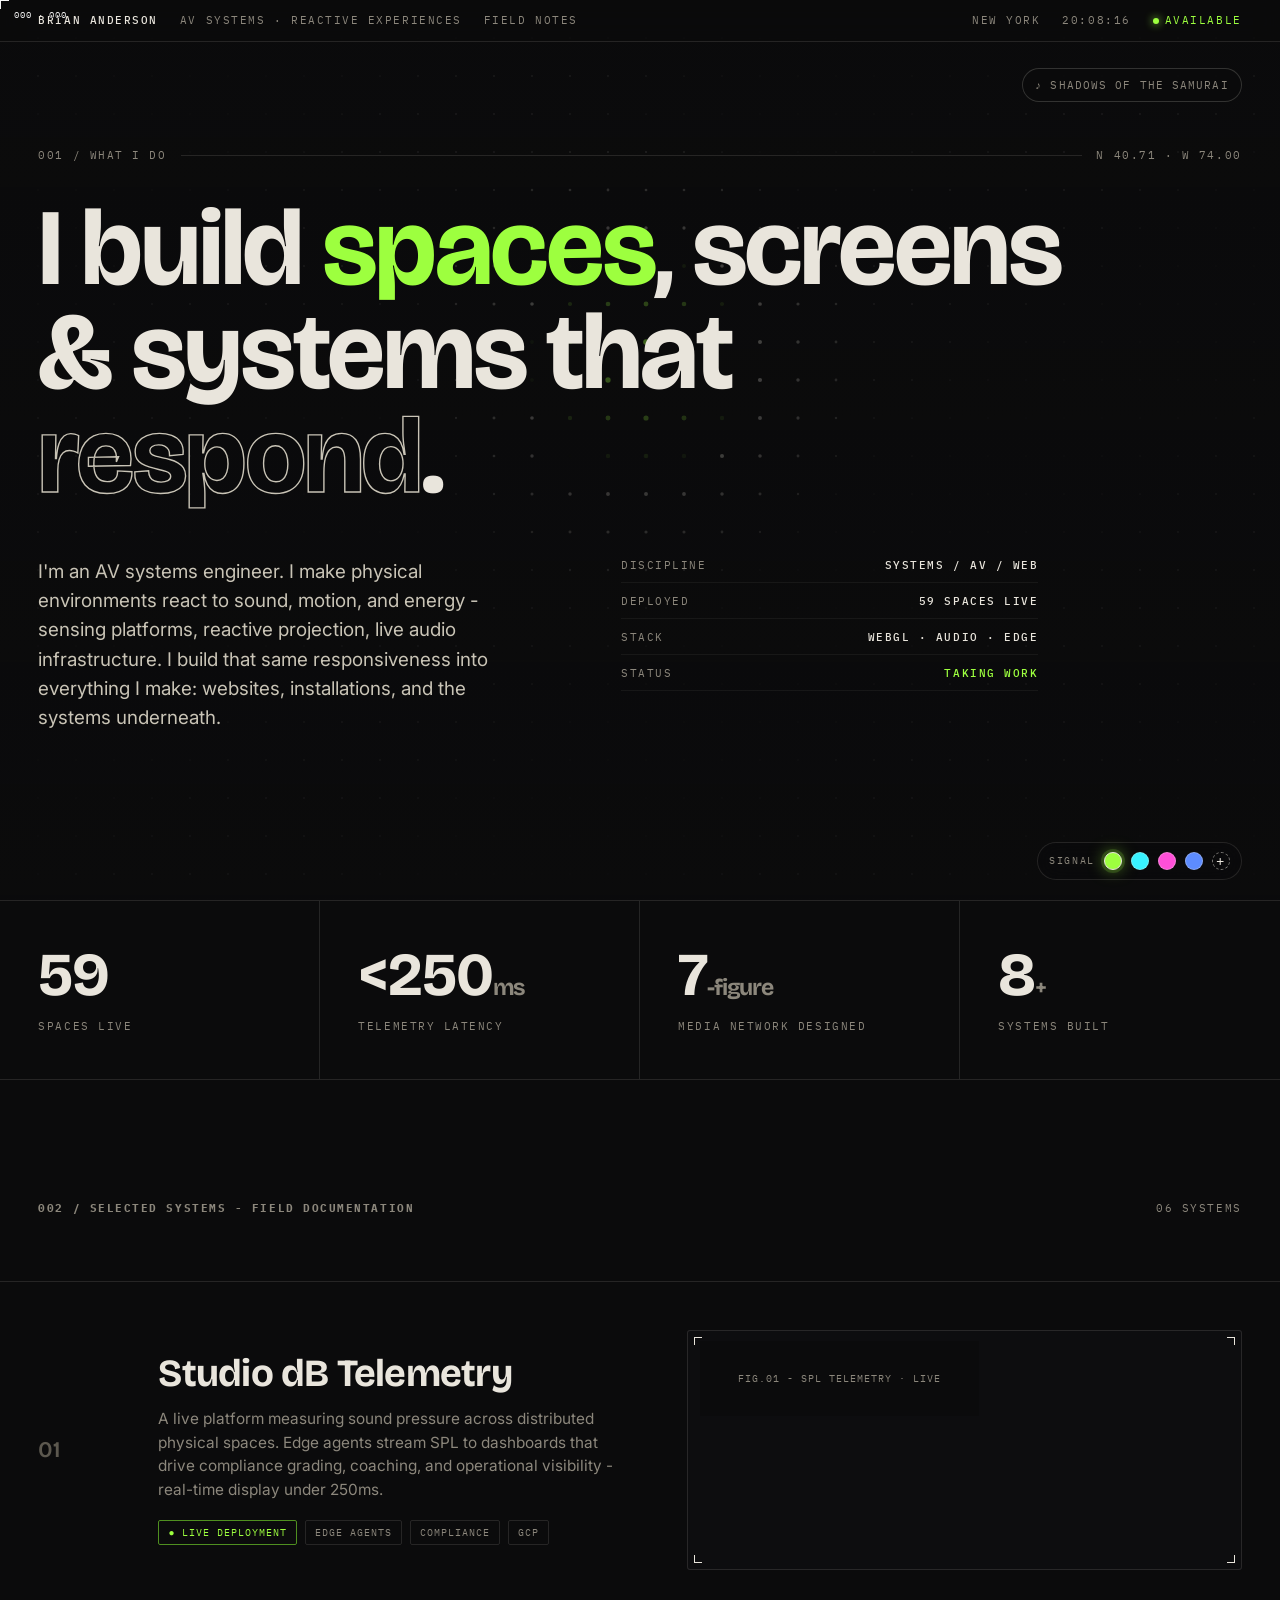
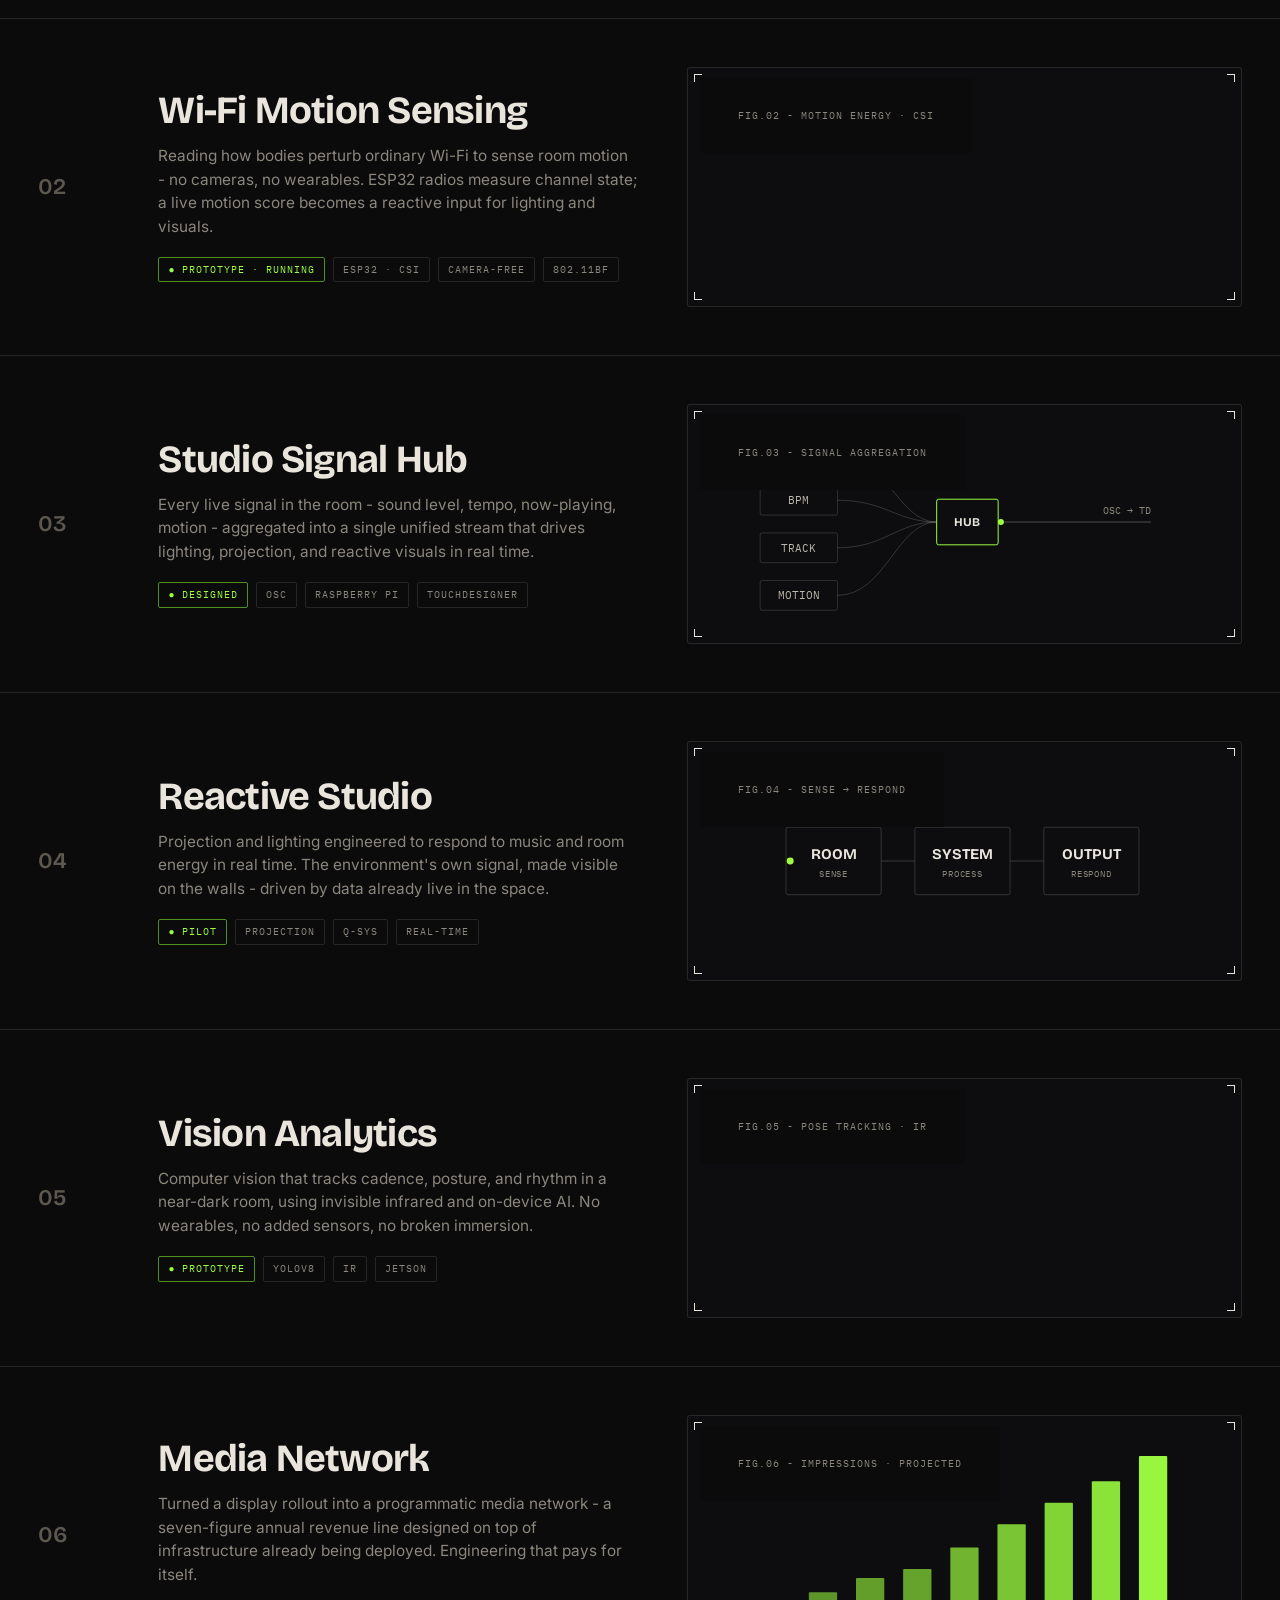
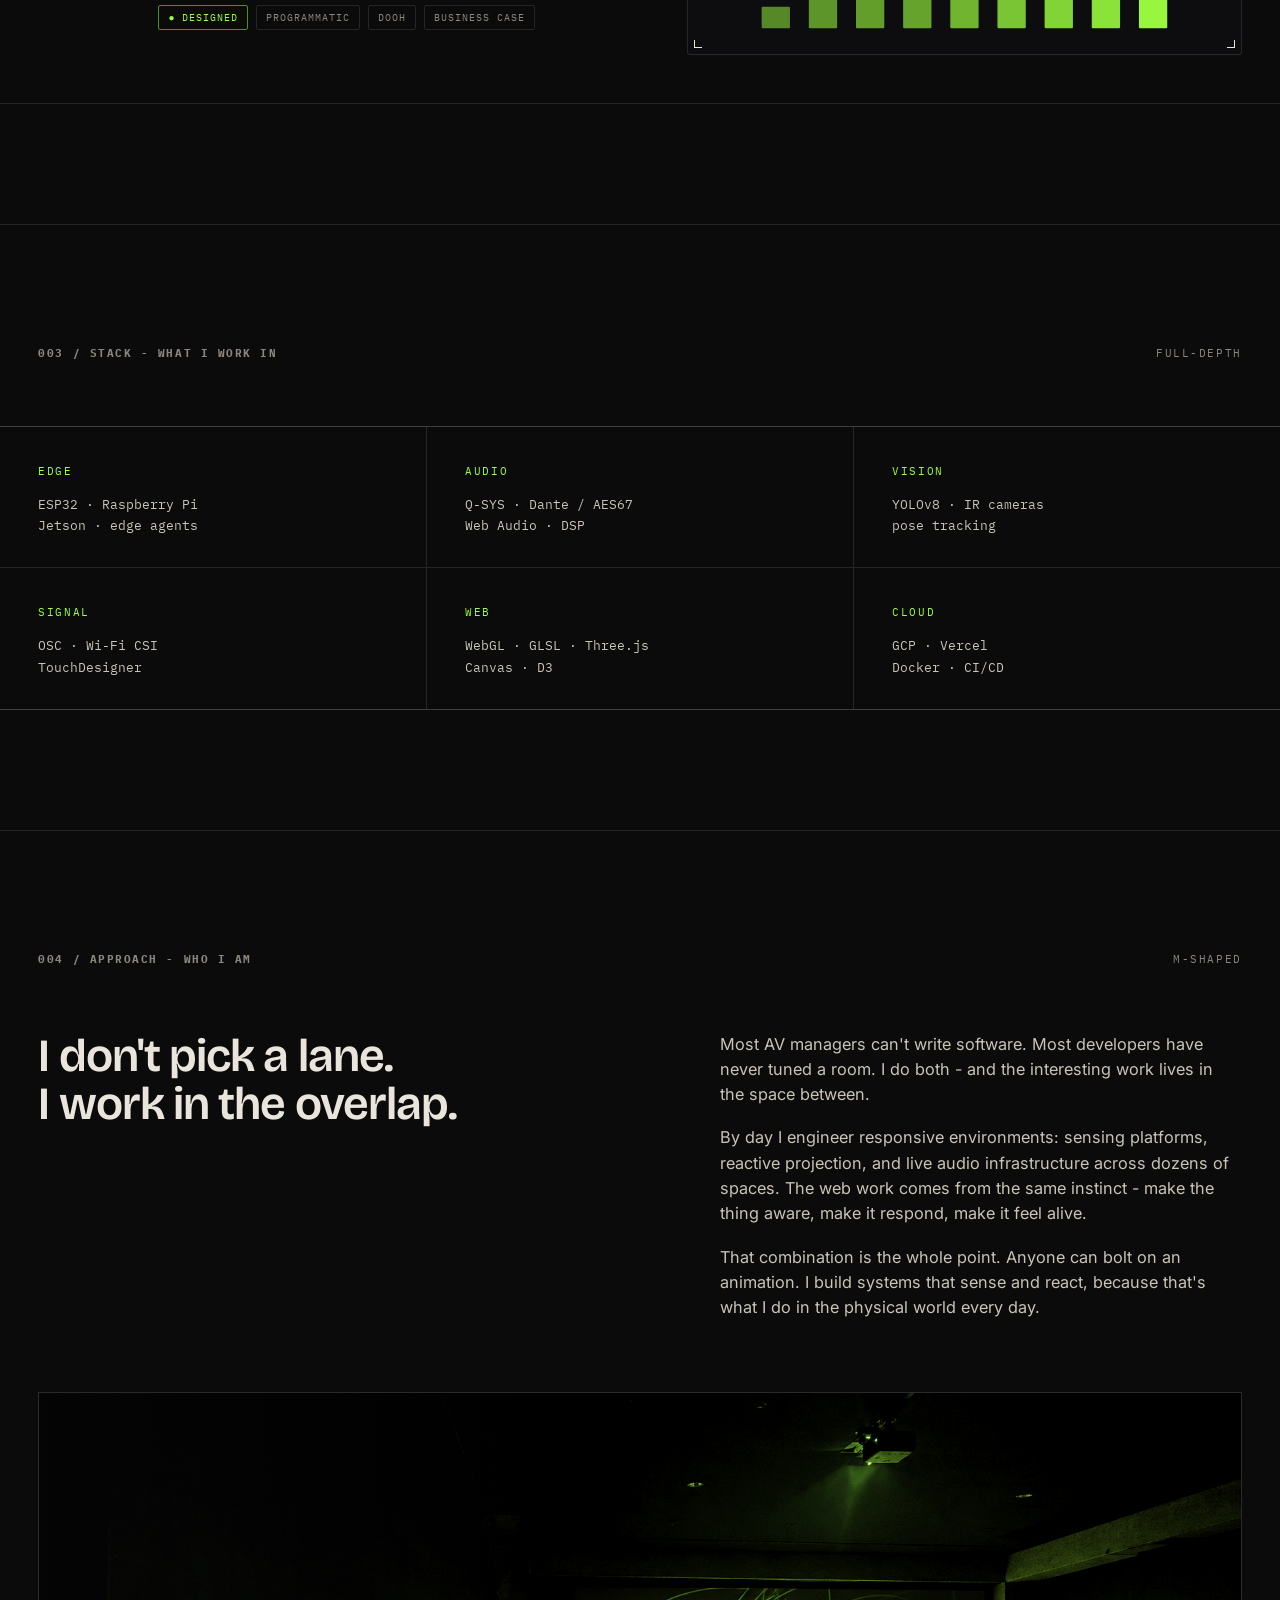
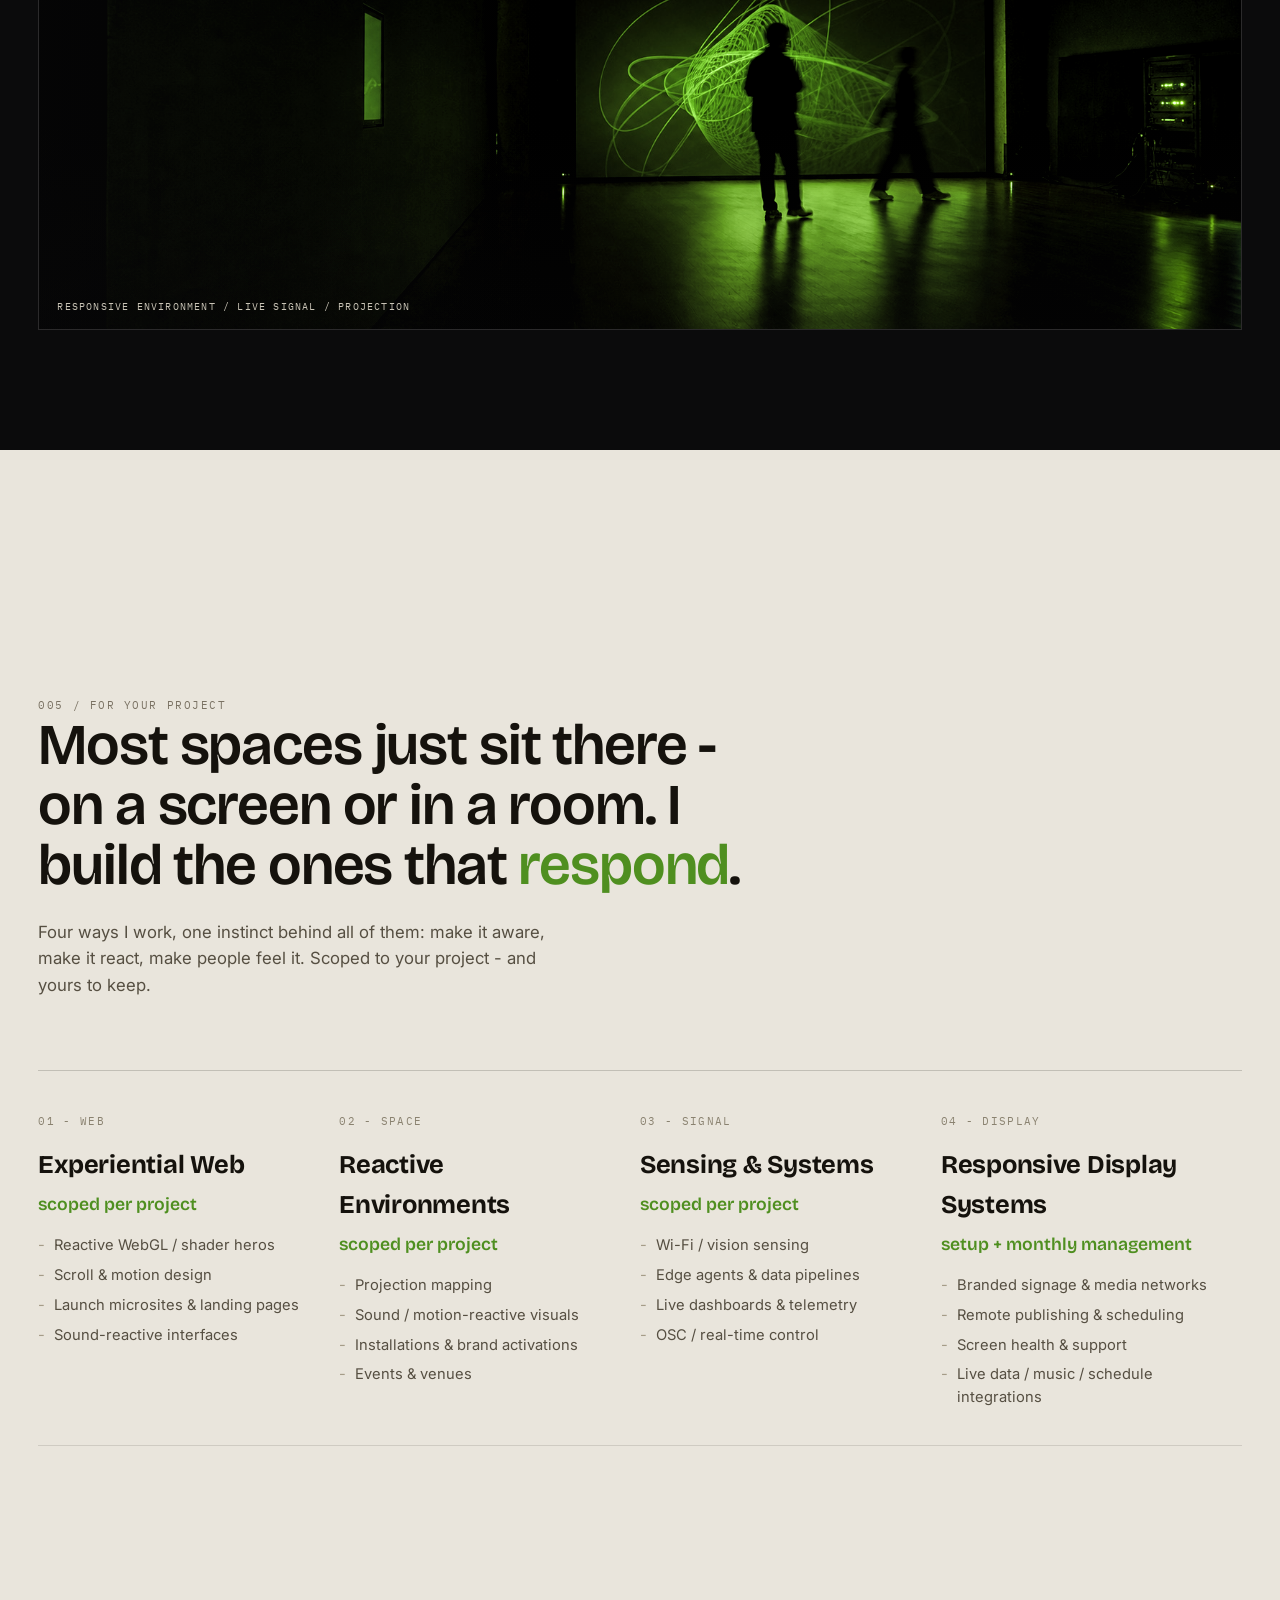
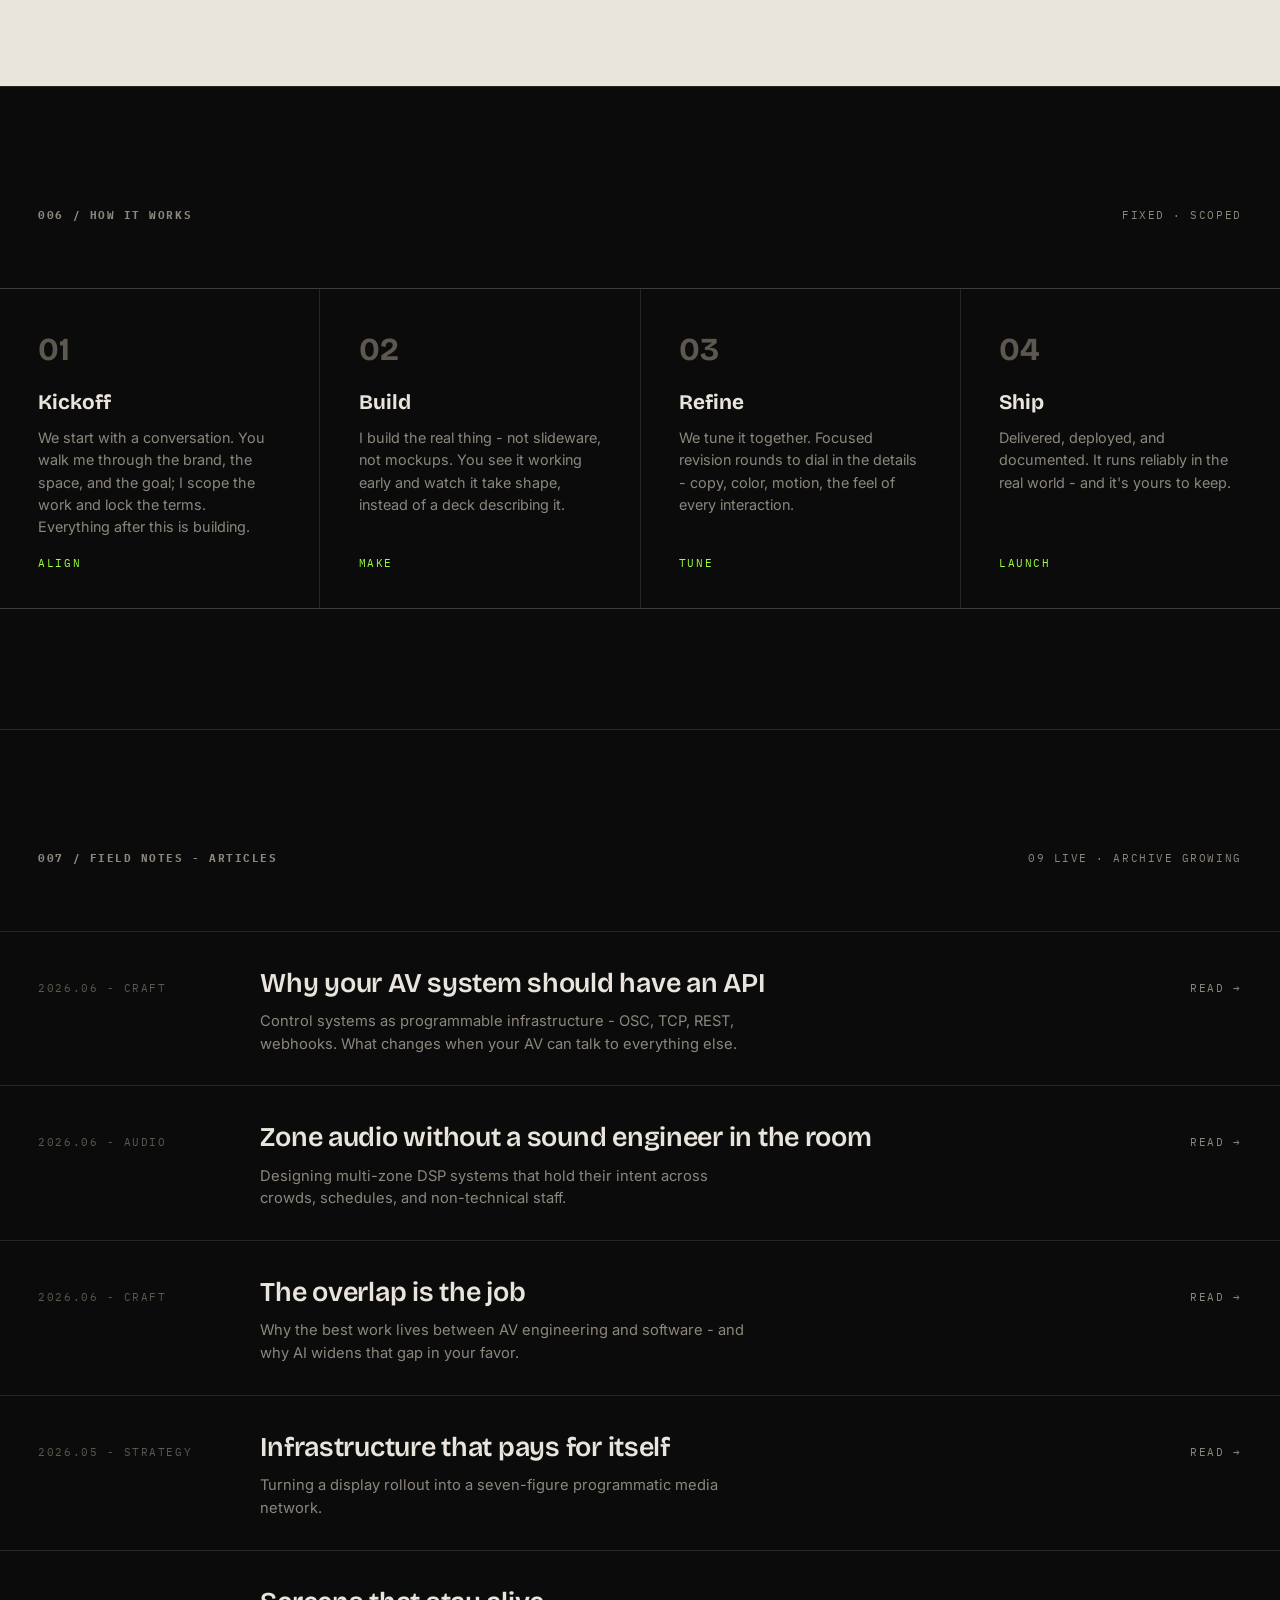
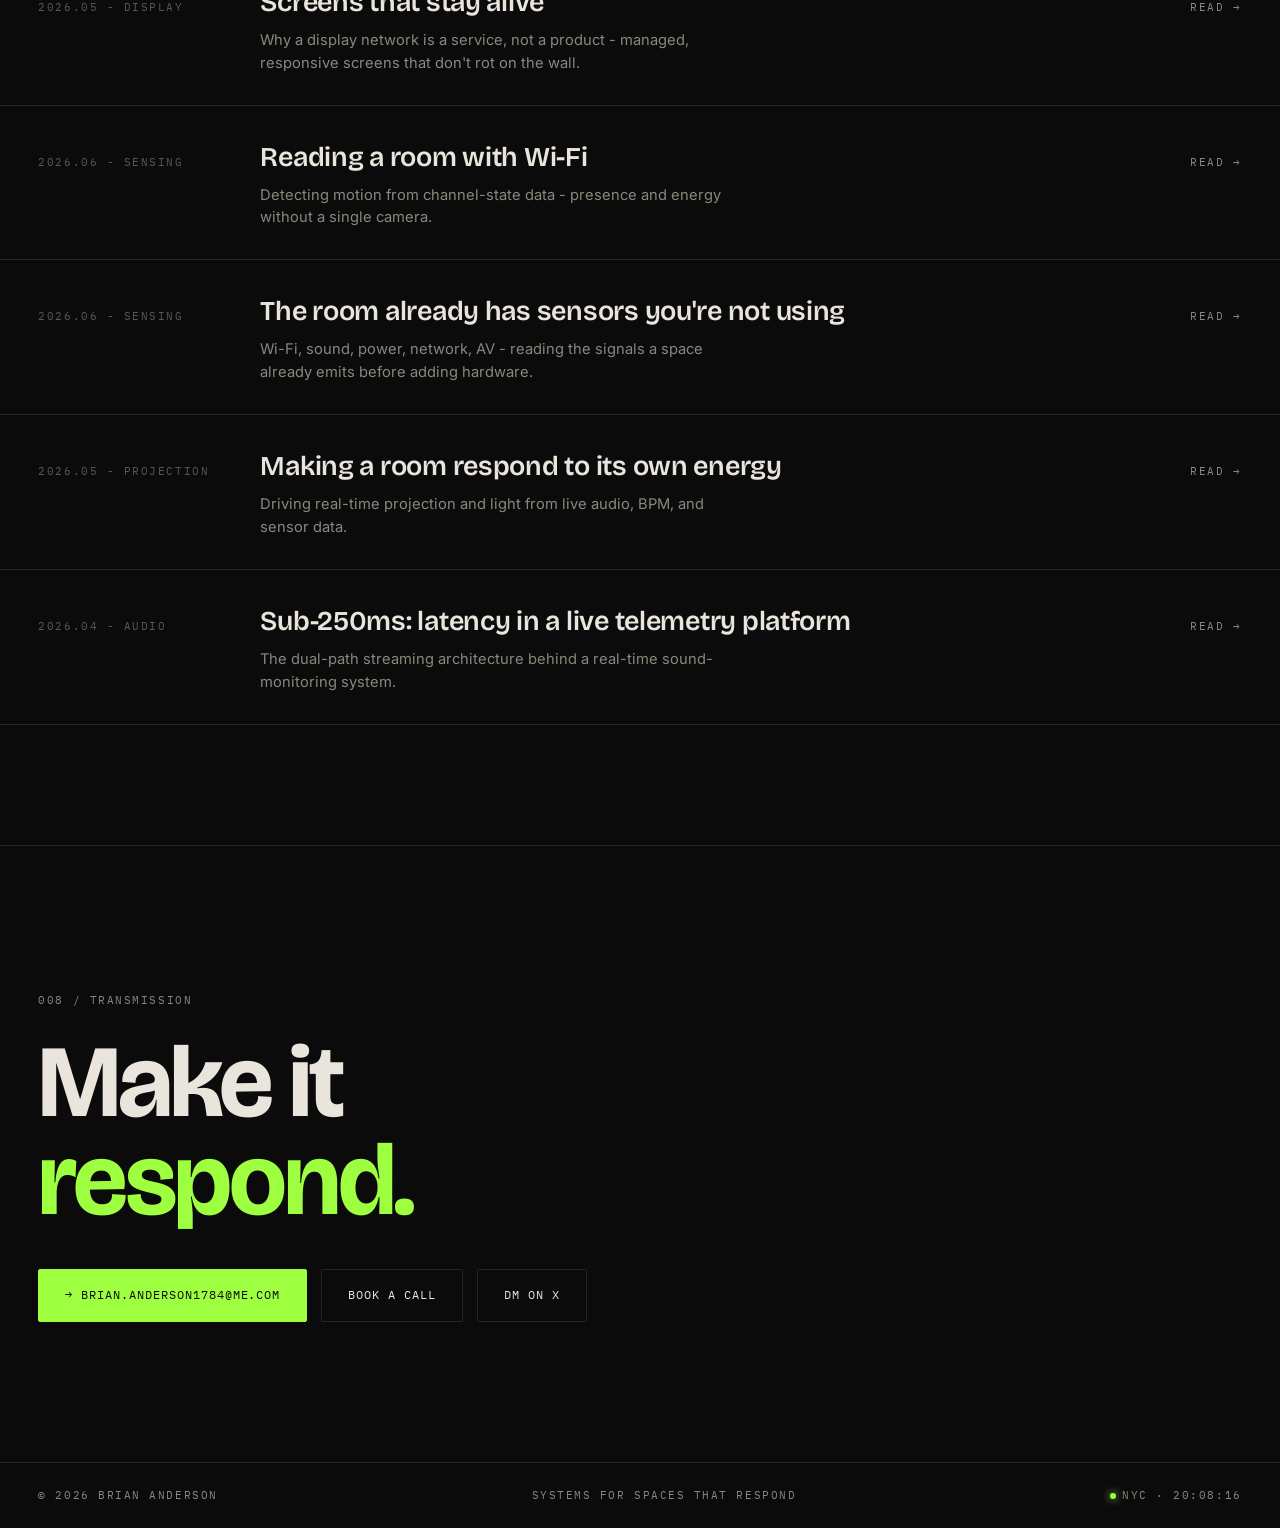
<file: index.html>
<!DOCTYPE html>
<html lang="en">
<head>
<meta charset="UTF-8" />
<meta name="viewport" content="width=device-width, initial-scale=1.0" />
<title>Brian Anderson - Systems for spaces that respond</title>
<meta name="description" content="AV systems engineer building physical spaces that sense and respond - and the same responsiveness for the web." />
<link rel="canonical" href="https://experientialportfolio.vercel.app/" />
<meta property="og:type" content="website" />
<meta property="og:title" content="Brian Anderson - Systems for spaces that respond" />
<meta property="og:description" content="AV systems engineer building reactive environments, sensing systems, and experiential web. Spaces that sense and respond." />
<meta property="og:image" content="https://experientialportfolio.vercel.app/share.png" />
<meta name="twitter:card" content="summary_large_image" />
<meta name="twitter:title" content="Brian Anderson - Systems for spaces that respond" />
<meta name="twitter:description" content="Reactive environments, sensing systems, and experiential web." />
<link rel="preconnect" href="https://fonts.googleapis.com" />
<link rel="preconnect" href="https://fonts.gstatic.com" crossorigin />
<link href="https://fonts.googleapis.com/css2?family=Bricolage+Grotesque:opsz,wght@12..96,400;12..96,600;12..96,700;12..96,800&family=IBM+Plex+Mono:wght@400;500&family=Inter:wght@400;500&display=swap" rel="stylesheet" />
<link rel="stylesheet" href="/assets/persistent-audio.css" />
<script type="module" src="/assets/persistent-navigation.mjs"></script>
<style>
:root{
  --ink:#0b0b0c; --panel:#101012; --paper:#e9e5dc; --bone:#c9c4b6;
  --fg:#e9e5dc; --mut:#8c877c; --faint:#5c584f;
  --signal:#9dff3f; --signal-dim:#4f8f20; --signal-bright:#bcff73; --signal-rgb:157,255,63;
  --line:rgba(233,229,220,.12); --line-2:rgba(233,229,220,.06);
  --c:min(1280px,94vw);
}
*{box-sizing:border-box;margin:0;padding:0}
html{scroll-behavior:smooth}
body{background:var(--ink);color:var(--fg);font-family:'Inter',system-ui,sans-serif;line-height:1.55;-webkit-font-smoothing:antialiased;overflow-x:hidden;cursor:none}
@media(pointer:coarse){body{cursor:auto}}
.mono{font-family:'IBM Plex Mono',monospace;text-transform:uppercase;letter-spacing:.14em;font-size:11px;color:var(--mut)}
.disp{font-family:'Bricolage Grotesque',sans-serif;font-weight:700;line-height:.96;letter-spacing:-.02em}
a{color:inherit;text-decoration:none}
.wrap{width:var(--c);margin-inline:auto}
::selection{background:var(--signal);color:#0b0b0c}

.cx{position:fixed;z-index:9999;pointer-events:none;top:0;left:0;mix-blend-mode:difference}
.cx .h,.cx .v{position:absolute;background:#fff}
.cx .h{width:18px;height:1px;left:-9px;top:0}.cx .v{width:1px;height:18px;top:-9px;left:0}
.cx .co{position:absolute;left:14px;top:8px;font-family:'IBM Plex Mono',monospace;font-size:9px;letter-spacing:.1em;color:#fff;white-space:nowrap}
@media(pointer:coarse){.cx{display:none}}

#field{position:fixed;inset:0;z-index:0;display:block;pointer-events:none}
.scrim{position:fixed;inset:0;z-index:0;pointer-events:none;background:linear-gradient(180deg,rgba(11,11,12,.2),rgba(11,11,12,.55))}
main,.statusbar,footer{position:relative;z-index:2}

.statusbar{position:fixed;top:0;left:0;right:0;z-index:50;display:flex;justify-content:space-between;align-items:center;
  padding:12px max(24px,3vw);border-bottom:1px solid var(--line);background:rgba(11,11,12,.55);backdrop-filter:blur(10px)}
.statusbar .seg{display:flex;gap:22px;align-items:center}
.statusbar .live{color:var(--signal)}
.statusbar a{transition:color .25s}
.statusbar a:hover{color:var(--signal)}
.dotlive{width:6px;height:6px;border-radius:50%;background:var(--signal);display:inline-block;margin-right:6px;box-shadow:0 0 8px var(--signal);animation:bl 1.6s infinite}
@keyframes bl{0%,100%{opacity:1}50%{opacity:.3}}
@media(max-width:780px){.statusbar .hideS{display:none}}

.palette{position:fixed;right:max(20px,3vw);bottom:20px;z-index:60;display:flex;align-items:center;gap:9px;padding:9px 11px;border:1px solid var(--line);background:rgba(11,11,12,.62);backdrop-filter:blur(12px);border-radius:999px}
.palette span{color:var(--mut);font-size:10px}
.palette button{width:18px;height:18px;border-radius:50%;border:1px solid rgba(233,229,220,.34);background:var(--swatch);cursor:none;transition:transform .2s,border-color .2s,box-shadow .2s}
.palette button:hover,.palette button:focus-visible{transform:scale(1.16);border-color:var(--fg);outline:none}
.palette button.active{box-shadow:0 0 0 3px rgba(var(--signal-rgb),.16),0 0 16px rgba(var(--signal-rgb),.55);border-color:var(--fg)}
.custom-accent{position:relative;width:18px;height:18px;border:1px dashed rgba(233,229,220,.52);border-radius:50%;cursor:pointer;overflow:hidden;transition:transform .2s,border-color .2s,box-shadow .2s}
.custom-accent:hover,.custom-accent:focus-within{transform:scale(1.16);border-color:var(--fg);box-shadow:0 0 0 3px rgba(var(--signal-rgb),.16)}
.custom-accent input{position:absolute;inset:-4px;width:26px;height:26px;opacity:0;cursor:pointer}
.custom-accent::after{content:'+';position:absolute;inset:0;display:grid;place-items:center;color:var(--fg);font-family:'IBM Plex Mono';font-size:14px;line-height:1;pointer-events:none}
@media(pointer:coarse){.palette button{cursor:pointer}}
@media(max-width:640px){.palette{right:16px;bottom:14px}.palette span{display:none}}

.hero{min-height:100vh;display:flex;flex-direction:column;justify-content:center;padding:140px max(24px,3vw) 80px}
.hero .idx{display:flex;gap:14px;align-items:center;margin-bottom:32px}
.hero .rule{height:1px;background:var(--line);flex:1}
.hero h1{font-size:clamp(2.7rem,8.5vw,8.2rem);max-width:16ch}
.hero h1 .sig{color:var(--signal)}
.hero h1 .out{color:transparent;-webkit-text-stroke:1.4px var(--bone)}
.hero .meta{display:grid;grid-template-columns:1.3fr 1fr;gap:40px;margin-top:48px;max-width:1000px}
@media(max-width:780px){.hero .meta{grid-template-columns:1fr;gap:20px}}
.hero .meta p{color:var(--bone);font-size:clamp(1rem,1.6vw,1.18rem);max-width:42ch}
.hero .meta .col2{display:flex;flex-direction:column;gap:10px}
.hero .meta .kv{display:flex;justify-content:space-between;border-bottom:1px solid var(--line-2);padding-bottom:8px}
.hero .meta .kv b{font-weight:500;color:var(--fg)}
.scrolltag{margin-top:64px}

section{padding:120px 0;border-top:1px solid var(--line)}
.sechead{display:flex;justify-content:space-between;align-items:baseline;flex-wrap:wrap;gap:10px;margin-bottom:64px;padding:0 max(24px,3vw)}
.sechead h2{font-size:clamp(1.6rem,3vw,2.4rem)}

.metrics{display:grid;grid-template-columns:repeat(4,1fr);padding:0}
.metrics .m{padding:44px max(24px,3vw);border-right:1px solid var(--line)}
.metrics .m:last-child{border-right:none}
.metrics .n{font-size:clamp(2.2rem,5vw,3.8rem);line-height:1}
.metrics .n span{font-size:.38em;color:var(--mut);-webkit-text-stroke:0}
.metrics .l{margin-top:12px}
@media(max-width:780px){.metrics{grid-template-columns:1fr 1fr}.metrics .m:nth-child(2n){border-right:none}.metrics .m:nth-child(-n+2){border-bottom:1px solid var(--line)}}

.sys{border-top:1px solid var(--line)}
.row{display:grid;grid-template-columns:80px 1.1fr 1.25fr;gap:40px;padding:48px max(24px,3vw);border-bottom:1px solid var(--line);align-items:center;transition:background .4s}
.row:hover{background:rgba(233,229,220,.02)}
@media(max-width:880px){.row{grid-template-columns:1fr;gap:24px}}
.row .no{font-family:'Bricolage Grotesque';font-size:1.4rem;color:var(--faint);font-weight:600}
.row .info h3{font-family:'Bricolage Grotesque';font-weight:700;font-size:clamp(1.7rem,3vw,2.7rem);letter-spacing:-.02em;margin-bottom:14px;line-height:1}
.row .info p{color:var(--mut);max-width:48ch;margin-bottom:18px;font-size:.96rem}
.row .info .tags{display:flex;gap:8px;flex-wrap:wrap}
.row .info .tag{border:1px solid var(--line);border-radius:2px;padding:4px 9px;font-family:'IBM Plex Mono';font-size:10px;letter-spacing:.1em;text-transform:uppercase;color:var(--mut)}
.row .info .tag.on{border-color:var(--signal-dim);color:var(--signal)}
.fig{position:relative;border:1px solid var(--line);background:#0d0d0f;border-radius:3px;overflow:hidden;height:240px}
.fig .cap{position:absolute;top:10px;left:12px;z-index:3;font-family:'IBM Plex Mono';font-size:10px;letter-spacing:.1em;text-transform:uppercase;color:var(--mut)}
.fig .corner{position:absolute;width:8px;height:8px;border-color:var(--faint);z-index:3}
.fig .corner.tl{top:6px;left:6px;border-left:1px solid;border-top:1px solid}
.fig .corner.tr{top:6px;right:6px;border-right:1px solid;border-top:1px solid}
.fig .corner.bl{bottom:6px;left:6px;border-left:1px solid;border-bottom:1px solid}
.fig .corner.br{bottom:6px;right:6px;border-right:1px solid;border-bottom:1px solid}
.fig canvas,.fig svg{display:block;width:100%;height:100%}

.capgrid{display:grid;grid-template-columns:repeat(3,1fr);gap:1px;background:var(--line);border-block:1px solid var(--line)}
.cap{background:var(--ink);padding:30px max(24px,3vw)}
.cap .k{color:var(--signal);font-family:'IBM Plex Mono';font-size:11px;letter-spacing:.14em;text-transform:uppercase}
.cap p{margin-top:12px;color:var(--bone);font-family:'IBM Plex Mono';font-size:.8rem;line-height:1.7}
@media(max-width:780px){.capgrid{grid-template-columns:1fr}}

.bridge{background:var(--paper);color:#15120d;border-top:1px solid var(--paper)}
.bridge .lead{font-family:'Bricolage Grotesque';font-weight:600;font-size:clamp(1.8rem,4.5vw,3.6rem);letter-spacing:-.02em;line-height:1.04;max-width:20ch}
.bridge .lead em{font-style:normal;color:var(--signal-dim)}
.bridge .sub{color:#564f42;max-width:48ch;margin-top:24px;font-size:1.05rem}
.bridge .mono{color:#7a7263}
.svcs{display:grid;grid-template-columns:repeat(4,1fr);gap:0;margin-top:72px;border-top:1px solid rgba(21,18,13,.18)}
@media(max-width:1080px){.svcs{grid-template-columns:repeat(2,1fr)}}
@media(max-width:640px){.svcs{grid-template-columns:1fr}}
.svc{padding:36px 28px 36px 0;border-bottom:1px solid rgba(21,18,13,.12)}
.svc .n{font-family:'IBM Plex Mono';font-size:11px;letter-spacing:.12em;text-transform:uppercase;color:#8a8270}
.svc h4{font-family:'Bricolage Grotesque';font-weight:700;font-size:1.6rem;margin:14px 0 6px;letter-spacing:-.01em}
.svc .pr{font-family:'Bricolage Grotesque';font-size:1.1rem;color:var(--signal-dim);font-weight:600;margin-bottom:16px}
.svc ul{list-style:none;display:flex;flex-direction:column;gap:7px}
.svc li{color:#564f42;font-size:.92rem;padding-left:16px;position:relative}
.svc li::before{content:'-';position:absolute;left:0;color:#a59c88}

.contact{padding:140px max(24px,3vw)}
.contact h2{font-family:'Bricolage Grotesque';font-weight:700;font-size:clamp(2.4rem,8vw,7rem);letter-spacing:-.03em;line-height:.95;margin-bottom:40px}
.contact h2 .sig{color:var(--signal)}
.contact .actions{display:flex;gap:14px;flex-wrap:wrap;align-items:center}
.lnk{display:inline-flex;align-items:center;gap:10px;border:1px solid var(--line);border-radius:2px;padding:16px 26px;font-family:'IBM Plex Mono';font-size:12px;letter-spacing:.08em;text-transform:uppercase;transition:border-color .3s,color .3s,background .3s;cursor:none}
.lnk:hover{border-color:var(--signal);color:var(--signal)}
.lnk.fill{background:var(--signal);color:#0b0b0c;border-color:var(--signal)}
.lnk.fill:hover{background:var(--signal-bright);color:#0b0b0c}

.twocol{display:grid;grid-template-columns:1.2fr 1fr;gap:56px;align-items:start}
@media(max-width:880px){.twocol{grid-template-columns:1fr;gap:28px}}
.about-photo{position:relative;margin:72px auto 0;width:var(--c);height:clamp(280px,42vw,540px);overflow:hidden;border:1px solid var(--line);background:#101012;isolation:isolate}
.about-photo::before{content:'';position:absolute;z-index:1;inset:0;background:var(--signal);mix-blend-mode:color;opacity:.62;pointer-events:none;transition:background-color .45s ease}
.about-photo::after{content:'';position:absolute;z-index:2;inset:0;background:linear-gradient(90deg,rgba(11,11,12,.42),transparent 42%),linear-gradient(0deg,rgba(11,11,12,.25),transparent 38%);pointer-events:none}
.about-photo img{width:100%;height:100%;object-fit:cover;object-position:center;display:block;filter:saturate(.82) contrast(1.08)}
.about-photo figcaption{position:absolute;z-index:3;left:18px;bottom:14px;color:var(--bone);font-family:'IBM Plex Mono';font-size:10px;letter-spacing:.12em;text-transform:uppercase}
.proc{display:grid;grid-template-columns:repeat(4,1fr);gap:1px;background:var(--line);border-block:1px solid var(--line)}
.pstep{background:var(--ink);padding:36px max(24px,3vw);display:flex;flex-direction:column}
.pstep .pn{font-family:'Bricolage Grotesque';font-size:2rem;font-weight:700;color:var(--faint)}
.pstep h4{font-family:'Bricolage Grotesque';font-weight:700;font-size:1.3rem;margin:12px 0 8px}
.pstep p{color:var(--mut);font-size:.9rem;flex:1}
.pstep .dur{margin-top:16px;color:var(--signal)}
@media(max-width:880px){.proc{grid-template-columns:1fr 1fr}}
@media(max-width:540px){.proc{grid-template-columns:1fr}}
.notes{border-top:1px solid var(--line)}
.note{display:grid;grid-template-columns:190px 1fr 90px;gap:32px;padding:30px max(24px,3vw);border-bottom:1px solid var(--line);align-items:baseline;transition:background .35s}
.note:hover{background:rgba(233,229,220,.02)}
.note:hover .read{color:var(--signal)}
.note h4{font-family:'Bricolage Grotesque';font-weight:600;font-size:clamp(1.2rem,2.2vw,1.7rem);letter-spacing:-.01em}
.note p{color:var(--mut);margin-top:6px;font-size:.92rem;max-width:54ch}
.note .read{text-align:right;color:var(--mut);transition:color .3s}
.note .meta{color:var(--faint);padding-top:6px}
.note.soon{pointer-events:none}
.note.soon h4{color:var(--mut)}
.note.soon .read{color:var(--faint)}
@media(max-width:780px){.note{grid-template-columns:1fr;gap:10px}.note .read{text-align:left}}

footer{display:flex;justify-content:space-between;flex-wrap:wrap;gap:16px;padding:24px max(24px,3vw);border-top:1px solid var(--line)}

.rev{opacity:0;transform:translateY(28px);transition:opacity .9s cubic-bezier(.2,.8,.2,1),transform .9s cubic-bezier(.2,.8,.2,1)}
.rev.in{opacity:1;transform:none}
.clip{clip-path:inset(0 100% 0 0);transition:clip-path 1.1s cubic-bezier(.76,0,.24,1)}
.clip.in{clip-path:inset(0 0 0 0)}

@media(max-width:640px){
  section{padding:74px 0}
  .sechead{margin-bottom:38px}
  .hero{padding:116px max(20px,5vw) 60px;justify-content:flex-start;min-height:auto}
  .hero h1{font-size:clamp(2.5rem,11vw,4rem)}
  .hero .meta{margin-top:36px}
  .metrics .m{padding:26px max(20px,5vw)}
  .row{padding:34px max(20px,5vw);gap:20px}
  .fig{height:200px}
  .bridge .wrap{padding-block:74px!important}
  .bridge .lead{font-size:clamp(1.7rem,7vw,2.4rem)}
  .svc{padding:28px 0}
  .contact{padding:84px max(20px,5vw)}
  .contact h2{font-size:clamp(2.6rem,13vw,4.2rem)}
  .lnk{padding:14px 20px;font-size:11px}
  .actions{width:100%}
  .lnk.fill{width:100%;justify-content:flex-start}
  .statusbar{padding:10px 16px}
  .statusbar .seg{gap:12px}
  .note{padding:26px max(20px,5vw)}
  .pstep{padding:30px max(20px,5vw)}
  .cap{padding:26px max(20px,5vw)}
}
@media(max-width:420px){
  #clock{display:none}
  .statusbar .seg{gap:10px}
}
@media (prefers-reduced-motion:reduce){*{animation:none!important;transition:none!important}.rev{opacity:1;transform:none}.clip{clip-path:none}body{cursor:auto}.cx{display:none}}
</style>
</head>
<body>
<div class="cx"><span class="h"></span><span class="v"></span><span class="co" id="coread">000 · 000</span></div>
<canvas id="field"></canvas>
<div class="scrim"></div>

<div class="statusbar mono">
  <div class="seg"><span><b style="color:var(--fg);font-weight:500">BRIAN ANDERSON</b></span><span class="hideS">AV SYSTEMS · REACTIVE EXPERIENCES</span><a href="#notes">FIELD NOTES</a></div>
  <div class="seg"><span class="hideS">NEW YORK</span><span id="clock">--:--:--</span><span class="live"><span class="dotlive"></span>AVAILABLE</span></div>
</div>
<div class="palette mono" aria-label="Choose signal color">
  <span>SIGNAL</span>
  <button type="button" data-accent="volt" class="active" style="--swatch:#9dff3f" aria-label="Volt green signal color"></button>
  <button type="button" data-accent="cyan" style="--swatch:#38f2ff" aria-label="Cyan signal color"></button>
  <button type="button" data-accent="magenta" style="--swatch:#ff4fd8" aria-label="Magenta signal color"></button>
  <button type="button" data-accent="blue" style="--swatch:#5d8cff" aria-label="Blue signal color"></button>
  <label class="custom-accent" aria-label="Choose a custom signal color"><input id="custom-accent" type="color" value="#9dff3f" aria-label="Custom signal color" /></label>
</div>

<main>
<header class="hero">
  <div class="wrap" style="width:100%">
    <div class="idx mono"><span>001 / WHAT I DO</span><span class="rule"></span><span>N 40.71 · W 74.00</span></div>
    <h1 class="disp">I build <span class="sig">spaces</span>, screens<br>&amp; systems that <span class="out">respond</span>.</h1>
    <div class="meta">
      <p>I'm an AV systems engineer. I make physical environments react to sound, motion, and energy - sensing platforms, reactive projection, live audio infrastructure. I build that same responsiveness into everything I make: websites, installations, and the systems underneath.</p>
      <div class="col2 mono">
        <div class="kv"><span>DISCIPLINE</span><b>Systems / AV / Web</b></div>
        <div class="kv"><span>DEPLOYED</span><b>59 spaces live</b></div>
        <div class="kv"><span>STACK</span><b>WebGL · Audio · Edge</b></div>
        <div class="kv"><span>STATUS</span><b style="color:var(--signal)">Taking work</b></div>
      </div>
    </div>
    <div class="scrolltag mono clip">↓ &nbsp; SCROLL - SELECTED SYSTEMS</div>
  </div>
</header>

<!-- METRICS -->
<section class="metrics rev" aria-label="By the numbers">
  <div class="m"><div class="n disp">59</div><div class="l mono">spaces live</div></div>
  <div class="m"><div class="n disp">&lt;250<span>ms</span></div><div class="l mono">telemetry latency</div></div>
  <div class="m"><div class="n disp">7<span>-figure</span></div><div class="l mono">media network designed</div></div>
  <div class="m"><div class="n disp">8<span>+</span></div><div class="l mono">systems built</div></div>
</section>

<!-- SELECTED SYSTEMS -->
<section id="work">
  <div class="sechead">
    <h2 class="mono" style="font-size:11px">002 / SELECTED SYSTEMS - FIELD DOCUMENTATION</h2>
    <span class="mono">06 SYSTEMS</span>
  </div>
  <div class="sys">
    <div class="row rev">
      <div class="no">01</div>
      <div class="info">
        <h3>Studio dB Telemetry</h3>
        <p>A live platform measuring sound pressure across distributed physical spaces. Edge agents stream SPL to dashboards that drive compliance grading, coaching, and operational visibility - real-time display under 250ms.</p>
        <div class="tags"><span class="tag on">● live deployment</span><span class="tag">edge agents</span><span class="tag">compliance</span><span class="tag">GCP</span></div>
      </div>
      <div class="fig"><span class="cap">FIG.01 - SPL telemetry · live</span><i class="corner tl"></i><i class="corner tr"></i><i class="corner bl"></i><i class="corner br"></i><canvas id="figTelemetry"></canvas></div>
    </div>
    <div class="row rev">
      <div class="no">02</div>
      <div class="info">
        <h3>Wi-Fi Motion Sensing</h3>
        <p>Reading how bodies perturb ordinary Wi-Fi to sense room motion - no cameras, no wearables. ESP32 radios measure channel state; a live motion score becomes a reactive input for lighting and visuals.</p>
        <div class="tags"><span class="tag on">● prototype · running</span><span class="tag">ESP32 · CSI</span><span class="tag">camera-free</span><span class="tag">802.11bf</span></div>
      </div>
      <div class="fig"><span class="cap">FIG.02 - motion energy · CSI</span><i class="corner tl"></i><i class="corner tr"></i><i class="corner bl"></i><i class="corner br"></i><canvas id="figWifi"></canvas></div>
    </div>
    <div class="row rev">
      <div class="no">03</div>
      <div class="info">
        <h3>Studio Signal Hub</h3>
        <p>Every live signal in the room - sound level, tempo, now-playing, motion - aggregated into a single unified stream that drives lighting, projection, and reactive visuals in real time.</p>
        <div class="tags"><span class="tag on">● designed</span><span class="tag">OSC</span><span class="tag">Raspberry Pi</span><span class="tag">TouchDesigner</span></div>
      </div>
      <div class="fig"><span class="cap">FIG.03 - signal aggregation</span><i class="corner tl"></i><i class="corner tr"></i><i class="corner bl"></i><i class="corner br"></i><svg id="figHub" viewBox="0 0 480 240" preserveAspectRatio="xMidYMid meet"></svg></div>
    </div>
    <div class="row rev">
      <div class="no">04</div>
      <div class="info">
        <h3>Reactive Studio</h3>
        <p>Projection and lighting engineered to respond to music and room energy in real time. The environment's own signal, made visible on the walls - driven by data already live in the space.</p>
        <div class="tags"><span class="tag on">● pilot</span><span class="tag">projection</span><span class="tag">Q-SYS</span><span class="tag">real-time</span></div>
      </div>
      <div class="fig"><span class="cap">FIG.04 - sense → respond</span><i class="corner tl"></i><i class="corner tr"></i><i class="corner bl"></i><i class="corner br"></i><svg id="figFlow" viewBox="0 0 480 240" preserveAspectRatio="xMidYMid meet"></svg></div>
    </div>
    <div class="row rev">
      <div class="no">05</div>
      <div class="info">
        <h3>Vision Analytics</h3>
        <p>Computer vision that tracks cadence, posture, and rhythm in a near-dark room, using invisible infrared and on-device AI. No wearables, no added sensors, no broken immersion.</p>
        <div class="tags"><span class="tag on">● prototype</span><span class="tag">YOLOv8</span><span class="tag">IR</span><span class="tag">Jetson</span></div>
      </div>
      <div class="fig"><span class="cap">FIG.05 - pose tracking · IR</span><i class="corner tl"></i><i class="corner tr"></i><i class="corner bl"></i><i class="corner br"></i><canvas id="figMesh"></canvas></div>
    </div>
    <div class="row rev">
      <div class="no">06</div>
      <div class="info">
        <h3>Media Network</h3>
        <p>Turned a display rollout into a programmatic media network - a seven-figure annual revenue line designed on top of infrastructure already being deployed. Engineering that pays for itself.</p>
        <div class="tags"><span class="tag on">● designed</span><span class="tag">programmatic</span><span class="tag">DOOH</span><span class="tag">business case</span></div>
      </div>
      <div class="fig"><span class="cap">FIG.06 - impressions · projected</span><i class="corner tl"></i><i class="corner tr"></i><i class="corner bl"></i><i class="corner br"></i><svg id="figDooh" viewBox="0 0 480 240" preserveAspectRatio="xMidYMid meet"></svg></div>
    </div>
  </div>
</section>

<!-- STACK -->
<section id="stack" style="padding-bottom:120px">
  <div class="sechead">
    <h2 class="mono" style="font-size:11px">003 / STACK - WHAT I WORK IN</h2>
    <span class="mono">FULL-DEPTH</span>
  </div>
  <div class="capgrid">
    <div class="cap rev"><span class="k">Edge</span><p>ESP32 · Raspberry Pi<br>Jetson · edge agents</p></div>
    <div class="cap rev"><span class="k">Audio</span><p>Q-SYS · Dante / AES67<br>Web Audio · DSP</p></div>
    <div class="cap rev"><span class="k">Vision</span><p>YOLOv8 · IR cameras<br>pose tracking</p></div>
    <div class="cap rev"><span class="k">Signal</span><p>OSC · Wi-Fi CSI<br>TouchDesigner</p></div>
    <div class="cap rev"><span class="k">Web</span><p>WebGL · GLSL · Three.js<br>Canvas · D3</p></div>
    <div class="cap rev"><span class="k">Cloud</span><p>GCP · Vercel<br>Docker · CI/CD</p></div>
  </div>
</section>
</main>

<!-- ABOUT -->
<section id="about">
  <div class="sechead"><h2 class="mono" style="font-size:11px">004 / APPROACH - WHO I AM</h2><span class="mono">M-SHAPED</span></div>
  <div class="wrap twocol">
    <p class="disp rev" style="font-weight:600;font-size:clamp(1.8rem,3.6vw,3rem);letter-spacing:-.02em;line-height:1.06">I don't pick a lane.<br>I work in the <span class="sig">overlap</span>.</p>
    <div class="rev" style="display:flex;flex-direction:column;gap:18px;color:var(--bone);font-size:1.02rem">
      <p>Most AV managers can't write software. Most developers have never tuned a room. I do both - and the interesting work lives in the space between.</p>
      <p>By day I engineer responsive environments: sensing platforms, reactive projection, and live audio infrastructure across dozens of spaces. The web work comes from the same instinct - make the thing aware, make it respond, make it feel alive.</p>
      <p>That combination is the whole point. Anyone can bolt on an animation. I build systems that sense and react, because that's what I do in the physical world every day.</p>
    </div>
  </div>
  <figure class="about-photo rev">
    <img src="images/reactive-room-editorial.jpg" alt="A dark responsive room with green projection, moving figures, and AV infrastructure" loading="lazy" />
    <figcaption>Responsive environment / live signal / projection</figcaption>
  </figure>
</section>

<!-- BRIDGE -->
<section class="bridge">
  <div class="wrap" style="padding-block:120px">
    <span class="mono">005 / FOR YOUR PROJECT</span>
    <p class="lead">Most spaces just sit there - on a screen or in a room. I build the ones that <em>respond</em>.</p>
    <p class="sub">Four ways I work, one instinct behind all of them: make it aware, make it react, make people feel it. Scoped to your project - and yours to keep.</p>
    <div class="svcs">
      <div class="svc">
        <span class="n">01 - Web</span>
        <h4>Experiential Web</h4>
        <div class="pr">scoped per project</div>
        <ul><li>Reactive WebGL / shader heros</li><li>Scroll &amp; motion design</li><li>Launch microsites &amp; landing pages</li><li>Sound-reactive interfaces</li></ul>
      </div>
      <div class="svc">
        <span class="n">02 - Space</span>
        <h4>Reactive Environments</h4>
        <div class="pr">scoped per project</div>
        <ul><li>Projection mapping</li><li>Sound / motion-reactive visuals</li><li>Installations &amp; brand activations</li><li>Events &amp; venues</li></ul>
      </div>
      <div class="svc">
        <span class="n">03 - Signal</span>
        <h4>Sensing &amp; Systems</h4>
        <div class="pr">scoped per project</div>
        <ul><li>Wi-Fi / vision sensing</li><li>Edge agents &amp; data pipelines</li><li>Live dashboards &amp; telemetry</li><li>OSC / real-time control</li></ul>
      </div>
      <div class="svc">
        <span class="n">04 - Display</span>
        <h4>Responsive Display Systems</h4>
        <div class="pr">setup + monthly management</div>
        <ul><li>Branded signage &amp; media networks</li><li>Remote publishing &amp; scheduling</li><li>Screen health &amp; support</li><li>Live data / music / schedule integrations</li></ul>
      </div>
    </div>
  </div>
</section>

<!-- PROCESS -->
<section id="process">
  <div class="sechead"><h2 class="mono" style="font-size:11px">006 / HOW IT WORKS</h2><span class="mono">FIXED · SCOPED</span></div>
  <div class="proc">
    <div class="pstep rev"><div class="pn">01</div><h4>Kickoff</h4><p>We start with a conversation. You walk me through the brand, the space, and the goal; I scope the work and lock the terms. Everything after this is building.</p><span class="dur mono">ALIGN</span></div>
    <div class="pstep rev"><div class="pn">02</div><h4>Build</h4><p>I build the real thing - not slideware, not mockups. You see it working early and watch it take shape, instead of a deck describing it.</p><span class="dur mono">MAKE</span></div>
    <div class="pstep rev"><div class="pn">03</div><h4>Refine</h4><p>We tune it together. Focused revision rounds to dial in the details - copy, color, motion, the feel of every interaction.</p><span class="dur mono">TUNE</span></div>
    <div class="pstep rev"><div class="pn">04</div><h4>Ship</h4><p>Delivered, deployed, and documented. It runs reliably in the real world - and it's yours to keep.</p><span class="dur mono">LAUNCH</span></div>
  </div>
</section>

<!-- FIELD NOTES -->
<section id="notes">
  <div class="sechead"><h2 class="mono" style="font-size:11px">007 / FIELD NOTES - ARTICLES</h2><span class="mono">09 LIVE · ARCHIVE GROWING</span></div>
  <div class="notes">
    <a class="note rev" href="notes/why-your-av-system-should-have-an-api.html" data-cursor>
      <div class="meta mono">2026.06 - CRAFT</div>
      <div><h4>Why your AV system should have an API</h4><p>Control systems as programmable infrastructure - OSC, TCP, REST, webhooks. What changes when your AV can talk to everything else.</p></div>
      <div class="read mono">READ →</div>
    </a>
    <a class="note rev" href="notes/zone-audio-without-a-sound-engineer.html" data-cursor>
      <div class="meta mono">2026.06 - AUDIO</div>
      <div><h4>Zone audio without a sound engineer in the room</h4><p>Designing multi-zone DSP systems that hold their intent across crowds, schedules, and non-technical staff.</p></div>
      <div class="read mono">READ →</div>
    </a>
    <a class="note rev" href="notes/the-overlap-is-the-job.html" data-cursor>
      <div class="meta mono">2026.06 - CRAFT</div>
      <div><h4>The overlap is the job</h4><p>Why the best work lives between AV engineering and software - and why AI widens that gap in your favor.</p></div>
      <div class="read mono">READ →</div>
    </a>
    <a class="note rev" href="notes/infrastructure-that-pays-for-itself.html" data-cursor>
      <div class="meta mono">2026.05 - STRATEGY</div>
      <div><h4>Infrastructure that pays for itself</h4><p>Turning a display rollout into a seven-figure programmatic media network.</p></div>
      <div class="read mono">READ →</div>
    </a>
    <a class="note rev" href="notes/screens-that-stay-alive.html" data-cursor>
      <div class="meta mono">2026.05 - DISPLAY</div>
      <div><h4>Screens that stay alive</h4><p>Why a display network is a service, not a product - managed, responsive screens that don't rot on the wall.</p></div>
      <div class="read mono">READ →</div>
    </a>
    <a class="note rev" href="notes/reading-a-room-with-wifi.html" data-cursor>
      <div class="meta mono">2026.06 - SENSING</div>
      <div><h4>Reading a room with Wi-Fi</h4><p>Detecting motion from channel-state data - presence and energy without a single camera.</p></div>
      <div class="read mono">READ →</div>
    </a>
    <a class="note rev" href="notes/the-room-already-has-sensors.html" data-cursor>
      <div class="meta mono">2026.06 - SENSING</div>
      <div><h4>The room already has sensors you're not using</h4><p>Wi-Fi, sound, power, network, AV - reading the signals a space already emits before adding hardware.</p></div>
      <div class="read mono">READ →</div>
    </a>
    <a class="note rev" href="notes/making-a-room-respond-to-its-own-energy.html" data-cursor>
      <div class="meta mono">2026.05 - PROJECTION</div>
      <div><h4>Making a room respond to its own energy</h4><p>Driving real-time projection and light from live audio, BPM, and sensor data.</p></div>
      <div class="read mono">READ →</div>
    </a>
    <a class="note rev" href="notes/sub-250ms-latency-in-a-live-telemetry-platform.html" data-cursor>
      <div class="meta mono">2026.04 - AUDIO</div>
      <div><h4>Sub-250ms: latency in a live telemetry platform</h4><p>The dual-path streaming architecture behind a real-time sound-monitoring system.</p></div>
      <div class="read mono">READ →</div>
    </a>
  </div>
</section>

<!-- CONTACT -->
<section class="contact" id="contact">
  <div class="wrap">
    <span class="mono">008 / TRANSMISSION</span>
    <h2 class="disp" style="margin-top:24px">Make it<br><span class="sig">respond.</span></h2>
    <div class="actions">
      <a class="lnk fill" href="mailto:brian.anderson1784@me.com?subject=Project" data-cursor>→ brian.anderson1784@me.com</a>
      <a class="lnk" href="#" data-edit="cal" data-cursor>Book a call</a>
      <a class="lnk" href="#" data-edit="x" data-cursor>DM on X</a>
    </div>
  </div>
</section>

<footer class="mono">
  <span>© 2026 BRIAN ANDERSON</span>
  <span class="hideS">SYSTEMS FOR SPACES THAT RESPOND</span>
  <span><span class="dotlive"></span>NYC · <span id="clock2">--:--:--</span></span>
</footer>

<script>
const RED=matchMedia('(prefers-reduced-motion:reduce)').matches;
const TOUCH=matchMedia('(pointer:coarse)').matches;
let MX=innerWidth/2,MY=innerHeight*0.4;
addEventListener('mousemove',e=>{MX=e.clientX;MY=e.clientY;});
const ACCENTS={
  volt:{signal:'#9dff3f',dim:'#4f8f20',bright:'#bcff73',rgb:'157,255,63'},
  cyan:{signal:'#38f2ff',dim:'#177f88',bright:'#89f8ff',rgb:'56,242,255'},
  magenta:{signal:'#ff4fd8',dim:'#9c227f',bright:'#ff91e8',rgb:'255,79,216'},
  blue:{signal:'#5d8cff',dim:'#274ca8',bright:'#9ab7ff',rgb:'93,140,255'}
};
function rgbFromHex(hex){const value=hex.replace('#','');return {r:parseInt(value.slice(0,2),16),g:parseInt(value.slice(2,4),16),b:parseInt(value.slice(4,6),16)};}
function mixHex(hex,target,amount){const a=rgbFromHex(hex),b=rgbFromHex(target),mix=key=>Math.round(a[key]+(b[key]-a[key])*amount).toString(16).padStart(2,'0');return `#${mix('r')}${mix('g')}${mix('b')}`;}
function customTheme(hex){const rgb=rgbFromHex(hex);return {signal:hex,dim:mixHex(hex,'#000000',.5),bright:mixHex(hex,'#ffffff',.38),rgb:`${rgb.r},${rgb.g},${rgb.b}`};}
function setAccent(name,customHex){
  const theme=name==='custom'&&/^#[0-9a-f]{6}$/i.test(customHex||'')?customTheme(customHex):ACCENTS[name]||ACCENTS.volt;
  const r=document.documentElement.style;
  r.setProperty('--signal',theme.signal);
  r.setProperty('--signal-dim',theme.dim);
  r.setProperty('--signal-bright',theme.bright);
  r.setProperty('--signal-rgb',theme.rgb);
  document.querySelectorAll('[data-accent]').forEach(btn=>btn.classList.toggle('active',btn.dataset.accent===name));
  const custom=document.getElementById('custom-accent');if(custom)custom.value=theme.signal;
  try{localStorage.setItem('signal-accent',name);if(name==='custom')localStorage.setItem('signal-custom',theme.signal);}catch(e){}
}
function signal(){return getComputedStyle(document.documentElement).getPropertyValue('--signal').trim()||'#9dff3f';}
function signalAlpha(a){return `rgba(${getComputedStyle(document.documentElement).getPropertyValue('--signal-rgb').trim()||'157,255,63'},${a})`;}
document.querySelectorAll('[data-accent]').forEach(btn=>btn.addEventListener('click',()=>setAccent(btn.dataset.accent)));
document.getElementById('custom-accent')?.addEventListener('input',event=>setAccent('custom',event.target.value));
try{const saved=localStorage.getItem('signal-accent')||'volt';setAccent(saved,saved==='custom'?localStorage.getItem('signal-custom'):undefined);}catch(e){setAccent('volt');}

if(!TOUCH&&!RED){
  const cx=document.querySelector('.cx'),co=document.getElementById('coread');
  addEventListener('mousemove',e=>{cx.style.transform=`translate(${e.clientX}px,${e.clientY}px)`;co.textContent=String(Math.round(e.clientX)).padStart(3,'0')+' · '+String(Math.round(e.clientY)).padStart(3,'0');});
  document.querySelectorAll('a,[data-cursor]').forEach(el=>{el.addEventListener('mouseenter',()=>document.querySelectorAll('.cx .h,.cx .v').forEach(s=>s.style.background='var(--signal)'));el.addEventListener('mouseleave',()=>document.querySelectorAll('.cx .h,.cx .v').forEach(s=>s.style.background='#fff'));});
}

function tick(){const d=new Date(),t=d.toTimeString().slice(0,8);const a=document.getElementById('clock'),b=document.getElementById('clock2');if(a)a.textContent=t;if(b)b.textContent=t;}
tick();setInterval(tick,1000);

(function(){
  const cv=document.getElementById('field');if(!cv)return;const x=cv.getContext('2d');
  let dots=[],gap=38,dpr=Math.min(devicePixelRatio,2);
  function build(){cv.width=innerWidth*dpr;cv.height=innerHeight*dpr;cv.style.width=innerWidth+'px';cv.style.height=innerHeight+'px';dots=[];for(let yy=gap;yy<innerHeight;yy+=gap)for(let xx=gap;xx<innerWidth;xx+=gap)dots.push({x:xx,y:yy});}
  build();addEventListener('resize',build);let t=0;
  (function draw(){t+=.012;x.clearRect(0,0,cv.width,cv.height);
    for(const d of dots){const dx=d.x-MX,dy=d.y-MY,dist=Math.hypot(dx,dy);
      const near=Math.max(0,1-dist/240);
      const pulse=.5+.5*Math.sin(t*1.5+d.x*.01+d.y*.012);
      const a=0.05+pulse*0.05+near*0.55;
      const r=(0.7+near*2.2+pulse*0.3)*dpr;
      if(near>.5){x.fillStyle=signalAlpha((near-.5)*1.3);}else{x.fillStyle=`rgba(233,229,220,${a})`;}
      x.beginPath();x.arc(d.x*dpr,d.y*dpr,r,0,6.28);x.fill();
    }
    if(!RED)requestAnimationFrame(draw);
  })();
  if(RED){x.fillStyle='rgba(233,229,220,.1)';for(const d of dots){x.beginPath();x.arc(d.x*dpr,d.y*dpr,1*dpr,0,6.28);x.fill();}}
})();

function vis(el){const r=el.getBoundingClientRect();return r.top<innerHeight&&r.bottom>0;}

/* FIG.01 telemetry */
(function(){
  const cv=document.getElementById('figTelemetry');if(!cv)return;const x=cv.getContext('2d');const dpr=Math.min(devicePixelRatio,2);
  function size(){cv.width=cv.clientWidth*dpr;cv.height=cv.clientHeight*dpr;}size();addEventListener('resize',size);
  let hist=[],val=88,peak=92;
  (function d(){if(vis(cv)){
    val+=(Math.random()-0.5)*2.4;val=Math.max(78,Math.min(99,val));if(val>peak)peak=val;peak-=0.04;
    hist.push(val);if(hist.length>120)hist.shift();
    const W=cv.width,H=cv.height,pad=10*dpr;x.clearRect(0,0,W,H);
    x.strokeStyle='rgba(233,229,220,.07)';x.lineWidth=1;for(let i=0;i<4;i++){const yy=pad+(H-pad*2)*i/3;x.beginPath();x.moveTo(pad,yy);x.lineTo(W-pad,yy);x.stroke();}
    x.beginPath();hist.forEach((v,i)=>{const px=pad+(W-pad*2)*i/119,py=H-pad-((v-78)/21)*(H-pad*2);i?x.lineTo(px,py):x.moveTo(px,py);});
    x.strokeStyle=signal();x.lineWidth=1.5*dpr;x.stroke();
    const py=H-pad-((peak-78)/21)*(H-pad*2);x.strokeStyle='rgba(233,229,220,.3)';x.setLineDash([4*dpr,4*dpr]);x.beginPath();x.moveTo(pad,py);x.lineTo(W-pad,py);x.stroke();x.setLineDash([]);
    x.fillStyle='#e9e5dc';x.font=`500 ${30*dpr}px 'Bricolage Grotesque',sans-serif`;x.textAlign='right';x.fillText(val.toFixed(1),W-pad-2,pad+30*dpr);
    x.fillStyle='#8c877c';x.font=`${10*dpr}px 'IBM Plex Mono',monospace`;x.fillText('dB SPL',W-pad-2,pad+44*dpr);
    x.textAlign='left';x.fillStyle='#8c877c';x.fillText('PEAK '+peak.toFixed(1),pad,pad+12*dpr);
  }if(!RED)requestAnimationFrame(d);})();
})();

/* FIG.02 wifi motion */
(function(){
  const cv=document.getElementById('figWifi');if(!cv)return;const x=cv.getContext('2d');const dpr=Math.min(devicePixelRatio,2);
  function size(){cv.width=cv.clientWidth*dpr;cv.height=cv.clientHeight*dpr;}size();addEventListener('resize',size);
  let hist=[],motion=0.3,t=0;
  (function d(){t+=.05;if(vis(cv)){
    const target=0.2+0.6*Math.abs(Math.sin(t*0.3))+(Math.random()-0.5)*0.12;motion+=(target-motion)*0.08;motion=Math.max(0,Math.min(1,motion));
    const samp=Math.sin(t*6)*motion+(Math.random()-0.5)*motion*1.5;hist.push(samp);if(hist.length>140)hist.shift();
    const W=cv.width,H=cv.height,pad=10*dpr,midY=H*0.62;x.clearRect(0,0,W,H);
    x.strokeStyle='rgba(233,229,220,.08)';x.lineWidth=1;x.beginPath();x.moveTo(pad,midY);x.lineTo(W-pad,midY);x.stroke();
    x.beginPath();hist.forEach((v,i)=>{const px=pad+(W-pad*2)*i/139,py=midY+v*(H*0.27);i?x.lineTo(px,py):x.moveTo(px,py);});x.strokeStyle=signal();x.lineWidth=1.4*dpr;x.stroke();
    const rx=W-42*dpr,ry=36*dpr,rad=(13+motion*16)*dpr;x.strokeStyle=signalAlpha(.5);x.lineWidth=2*dpr;x.beginPath();x.arc(rx,ry,rad,0,6.28);x.stroke();
    x.fillStyle=signal();x.beginPath();x.arc(rx,ry,3*dpr,0,6.28);x.fill();
    x.fillStyle='#e9e5dc';x.font=`500 ${28*dpr}px 'Bricolage Grotesque',sans-serif`;x.textAlign='left';x.fillText(motion.toFixed(2),pad,pad+24*dpr);
    x.fillStyle='#8c877c';x.font=`${10*dpr}px 'IBM Plex Mono',monospace`;x.fillText('MOTION ENERGY',pad,pad+38*dpr);
  }if(!RED)requestAnimationFrame(d);})();
})();

/* FIG.03 signal hub */
(function(){
  const svg=document.getElementById('figHub');if(!svg)return;const NS='http://www.w3.org/2000/svg';
  const ins=[{y:48,l:'dB'},{y:96,l:'BPM'},{y:144,l:'TRACK'},{y:192,l:'MOTION'}];
  const hub={x:212,y:118,w:62,h:46};
  ins.forEach(n=>{
    const r=document.createElementNS(NS,'rect');r.setAttribute('x',34);r.setAttribute('y',n.y-15);r.setAttribute('width',78);r.setAttribute('height',30);r.setAttribute('rx',2);r.setAttribute('fill','#0d0d0f');r.setAttribute('stroke','rgba(233,229,220,.16)');svg.appendChild(r);
    const t=document.createElementNS(NS,'text');t.setAttribute('x',73);t.setAttribute('y',n.y+4);t.setAttribute('text-anchor','middle');t.setAttribute('fill','#bdb8ab');t.setAttribute('font-family','IBM Plex Mono,monospace');t.setAttribute('font-size','11');t.textContent=n.l;svg.appendChild(t);
    const ln=document.createElementNS(NS,'path');ln.setAttribute('d',`M112,${n.y} C160,${n.y} 172,118 ${hub.x},118`);ln.setAttribute('fill','none');ln.setAttribute('stroke','rgba(233,229,220,.18)');svg.appendChild(ln);
  });
  const hr=document.createElementNS(NS,'rect');hr.setAttribute('x',hub.x);hr.setAttribute('y',hub.y-23);hr.setAttribute('width',hub.w);hr.setAttribute('height',46);hr.setAttribute('rx',2);hr.setAttribute('fill','#0d0d0f');hr.setAttribute('stroke','var(--signal)');svg.appendChild(hr);
  const ht=document.createElementNS(NS,'text');ht.setAttribute('x',hub.x+hub.w/2);ht.setAttribute('y',122);ht.setAttribute('text-anchor','middle');ht.setAttribute('fill','#e9e5dc');ht.setAttribute('font-family','Bricolage Grotesque,sans-serif');ht.setAttribute('font-size','12');ht.setAttribute('font-weight','700');ht.textContent='HUB';svg.appendChild(ht);
  const out=document.createElementNS(NS,'line');out.setAttribute('x1',hub.x+hub.w);out.setAttribute('x2',428);out.setAttribute('y1',118);out.setAttribute('y2',118);out.setAttribute('stroke','rgba(233,229,220,.3)');svg.appendChild(out);
  const ot=document.createElementNS(NS,'text');ot.setAttribute('x',428);ot.setAttribute('y',110);ot.setAttribute('text-anchor','end');ot.setAttribute('fill','#8c877c');ot.setAttribute('font-family','IBM Plex Mono,monospace');ot.setAttribute('font-size','10');ot.textContent='OSC → TD';svg.appendChild(ot);
  const pulse=document.createElementNS(NS,'circle');pulse.setAttribute('r','3');pulse.setAttribute('fill','var(--signal)');svg.appendChild(pulse);
  let p=0;(function a(){if(vis(svg)){p+=0.006;if(p>1)p=0;const x0=hub.x+hub.w;pulse.setAttribute('cx',x0+(428-x0)*p);pulse.setAttribute('cy',118);}if(!RED)requestAnimationFrame(a);})();
})();

/* FIG.04 signal-flow */
(function(){
  const svg=document.getElementById('figFlow');if(!svg)return;const NS='http://www.w3.org/2000/svg';
  const nodes=[{x:60,label:'ROOM',sub:'sense'},{x:190,label:'SYSTEM',sub:'process'},{x:320,label:'OUTPUT',sub:'respond'}];const cy=120;
  nodes.forEach((n,i)=>{
    const r=document.createElementNS(NS,'rect');r.setAttribute('x',n.x);r.setAttribute('y',cy-34);r.setAttribute('width',96);r.setAttribute('height',68);r.setAttribute('rx',2);r.setAttribute('fill','#0d0d0f');r.setAttribute('stroke','rgba(233,229,220,.18)');svg.appendChild(r);
    const t1=document.createElementNS(NS,'text');t1.setAttribute('x',n.x+48);t1.setAttribute('y',cy-2);t1.setAttribute('text-anchor','middle');t1.setAttribute('fill','#e9e5dc');t1.setAttribute('font-family','Bricolage Grotesque,sans-serif');t1.setAttribute('font-size','15');t1.setAttribute('font-weight','700');t1.textContent=n.label;svg.appendChild(t1);
    const t2=document.createElementNS(NS,'text');t2.setAttribute('x',n.x+48);t2.setAttribute('y',cy+16);t2.setAttribute('text-anchor','middle');t2.setAttribute('fill','#8c877c');t2.setAttribute('font-family','IBM Plex Mono,monospace');t2.setAttribute('font-size','9');t2.setAttribute('letter-spacing','.1em');t2.textContent=n.sub.toUpperCase();svg.appendChild(t2);
    if(i<2){const ln=document.createElementNS(NS,'line');ln.setAttribute('x1',n.x+96);ln.setAttribute('x2',nodes[i+1].x);ln.setAttribute('y1',cy);ln.setAttribute('y2',cy);ln.setAttribute('stroke','rgba(233,229,220,.2)');svg.appendChild(ln);}
  });
  const pulse=document.createElementNS(NS,'circle');pulse.setAttribute('r','3.5');pulse.setAttribute('fill','var(--signal)');svg.appendChild(pulse);
  let p=0;(function a(){if(vis(svg)){p+=0.004;if(p>1)p=0;const px=60+(416-60)*p;pulse.setAttribute('cx',px);pulse.setAttribute('cy',cy);pulse.setAttribute('opacity',(px>156&&px<190)||(px>286&&px<320)?0:1);}if(!RED)requestAnimationFrame(a);})();
})();

/* FIG.05 mesh pose */
(function(){
  const cv=document.getElementById('figMesh');if(!cv)return;const x=cv.getContext('2d');const dpr=Math.min(devicePixelRatio,2);
  function size(){cv.width=cv.clientWidth*dpr;cv.height=cv.clientHeight*dpr;}size();addEventListener('resize',size);
  let t=0;const figures=[0,1,2,3].map(()=>({ph:Math.random()*6,sp:0.9+Math.random()*0.6}));
  (function d(){t+=.03;if(vis(cv)){const W=cv.width,H=cv.height;x.clearRect(0,0,W,H);
    const scan=(t*40*dpr)%W;x.strokeStyle=signalAlpha(.12);x.lineWidth=1;x.beginPath();x.moveTo(scan,0);x.lineTo(scan,H);x.stroke();
    figures.forEach((r,i)=>{const cx=(W/4)*(i+0.5);const bob=Math.sin(t*r.sp*3+r.ph)*6*dpr;const cy=H*0.5+bob;
      const pts=[[cx,cy-26*dpr],[cx-16*dpr,cy-6*dpr],[cx+16*dpr,cy-6*dpr],[cx-12*dpr,cy+20*dpr],[cx+12*dpr,cy+20*dpr]];
      x.strokeStyle='rgba(233,229,220,.3)';x.lineWidth=1*dpr;x.beginPath();
      x.moveTo(pts[1][0],pts[1][1]);x.lineTo(pts[2][0],pts[2][1]);
      x.moveTo(pts[0][0],pts[0][1]);x.lineTo((pts[1][0]+pts[2][0])/2,(pts[1][1]+pts[2][1])/2);
      x.moveTo(pts[1][0],pts[1][1]);x.lineTo(pts[3][0],pts[3][1]);
      x.moveTo(pts[2][0],pts[2][1]);x.lineTo(pts[4][0],pts[4][1]);x.stroke();
      pts.forEach(p=>{x.fillStyle=signal();x.beginPath();x.arc(p[0],p[1],2.2*dpr,0,6.28);x.fill();});
      const cad=0.5+0.5*Math.sin(t*r.sp*3+r.ph);x.fillStyle='rgba(233,229,220,.15)';x.fillRect(cx-14*dpr,H-16*dpr,28*dpr,4*dpr);x.fillStyle=signal();x.fillRect(cx-14*dpr,H-16*dpr,28*dpr*cad,4*dpr);
    });
    x.fillStyle='#8c877c';x.font=`${10*dpr}px 'IBM Plex Mono',monospace`;x.textAlign='left';x.fillText('IR · NO WEARABLES · 4 TRACKED',10*dpr,16*dpr);
  }if(!RED)requestAnimationFrame(d);})();
})();

/* FIG.06 dooh chart */
(function(){
  const svg=document.getElementById('figDooh');if(!svg)return;const NS='http://www.w3.org/2000/svg';
  const W=480,H=240,pad=26;const data=[12,20,28,33,45,58,70,82,96];const max=104;const bw=(W-pad*2)/data.length;
  const bars=[];data.forEach((v,i)=>{const bh=(H-pad*2)*v/max,xp=pad+i*bw+bw*0.2,r=document.createElementNS(NS,'rect');r.setAttribute('x',xp);r.setAttribute('width',bw*0.6);r.setAttribute('rx',1);r.setAttribute('y',H-pad);r.setAttribute('height',0);r.setAttribute('fill','var(--signal)');r.setAttribute('opacity',(0.45+0.55*v/max).toFixed(2));svg.appendChild(r);bars.push({r,bh});});
  const lbl=document.createElementNS(NS,'text');lbl.setAttribute('x',pad);lbl.setAttribute('y',18);lbl.setAttribute('fill','#8c877c');lbl.setAttribute('font-family','IBM Plex Mono,monospace');lbl.setAttribute('font-size','10');lbl.textContent='PROJECTED IMPRESSIONS / MO →';svg.appendChild(lbl);
  let played=false;new IntersectionObserver(es=>es.forEach(e=>{if(e.isIntersecting&&!played){played=true;bars.forEach((b,i)=>setTimeout(()=>{const t0=performance.now();(function s(t){const k=Math.min((t-t0)/600,1),e2=1-Math.pow(1-k,3);b.r.setAttribute('y',H-pad-b.bh*e2);b.r.setAttribute('height',b.bh*e2);if(k<1)requestAnimationFrame(s);})(t0);},i*80));}}),{threshold:.3}).observe(svg);
})();

/* reveals */
const io=new IntersectionObserver(es=>es.forEach(e=>{if(e.isIntersecting){e.target.classList.add('in');io.unobserve(e.target);}}),{threshold:.15});
document.querySelectorAll('.rev,.clip').forEach(el=>io.observe(el));

document.querySelectorAll('[data-edit="cal"]').forEach(a=>a.setAttribute('href','https://cal.com/brian-anderson-4pmuol/30min'));
document.querySelectorAll('[data-edit="x"]').forEach(a=>a.setAttribute('href','https://x.com/'));
</script>
</body>
</html>
</file>
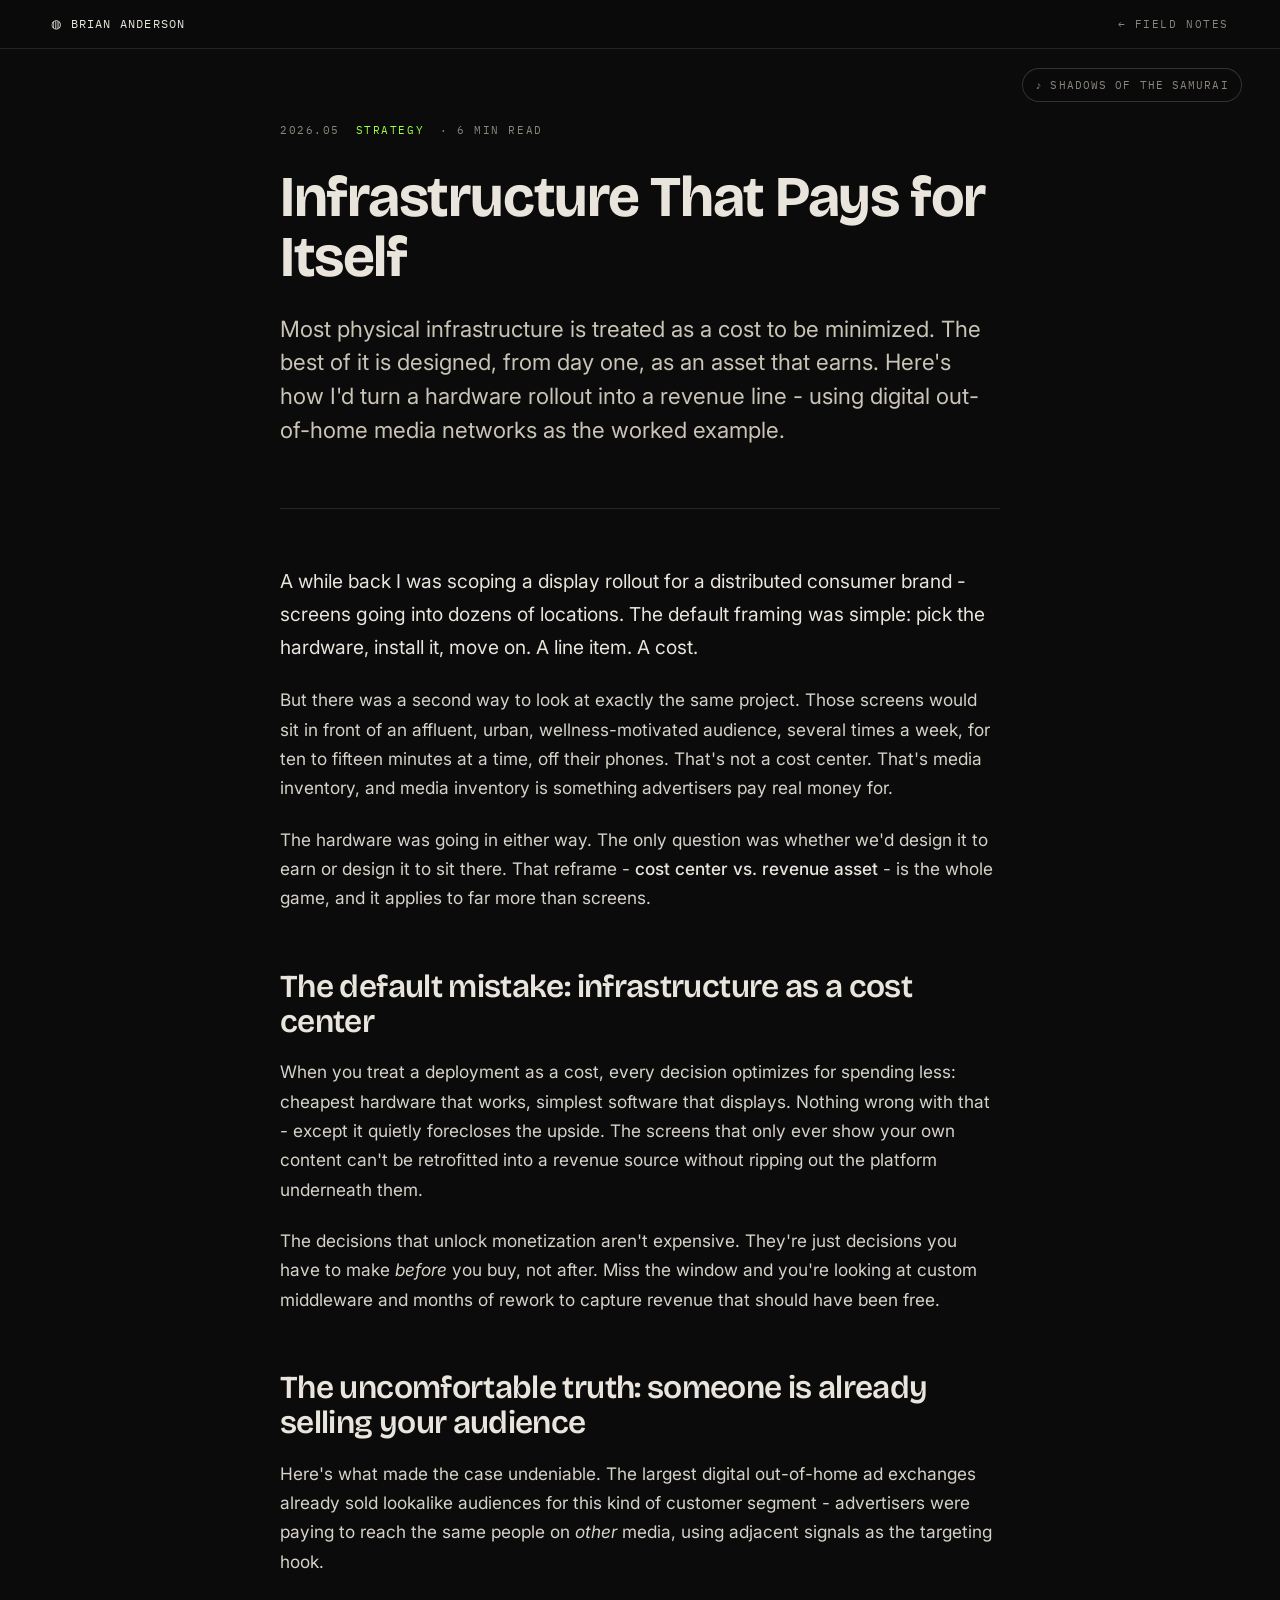
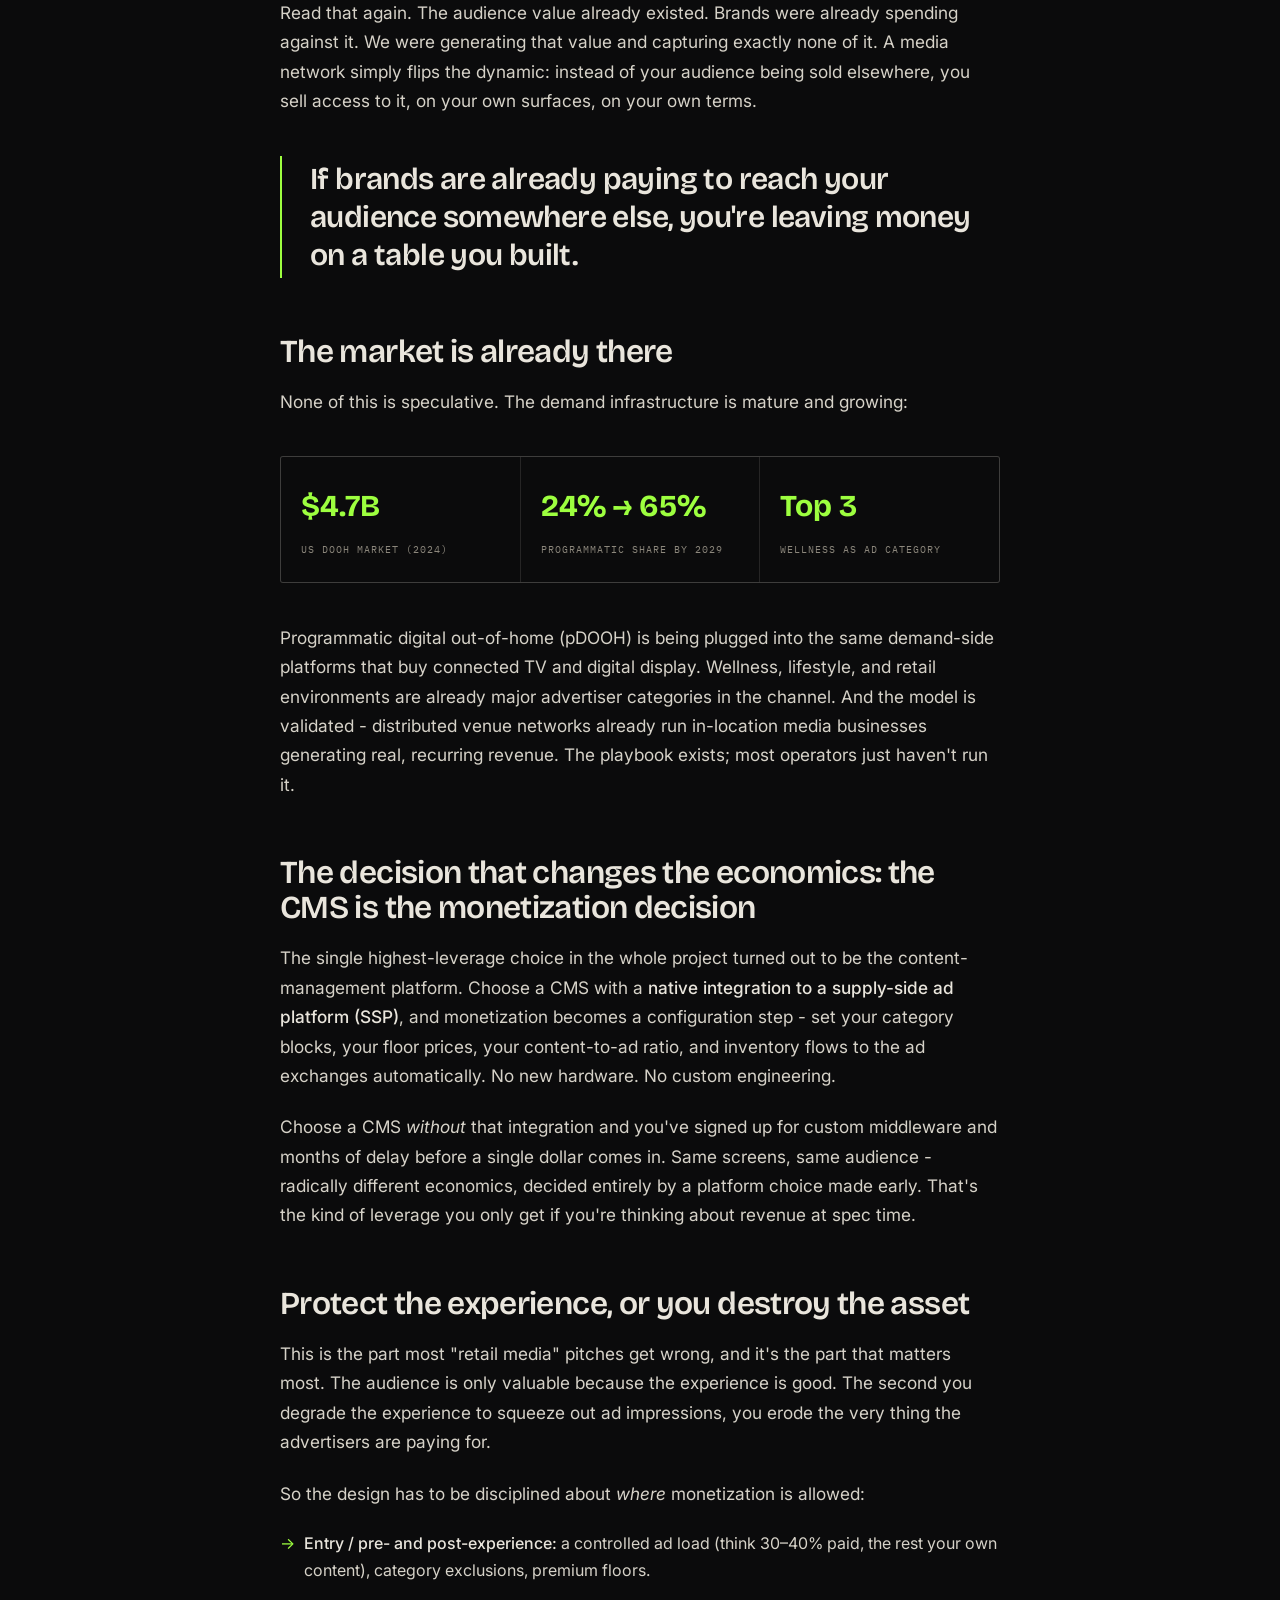
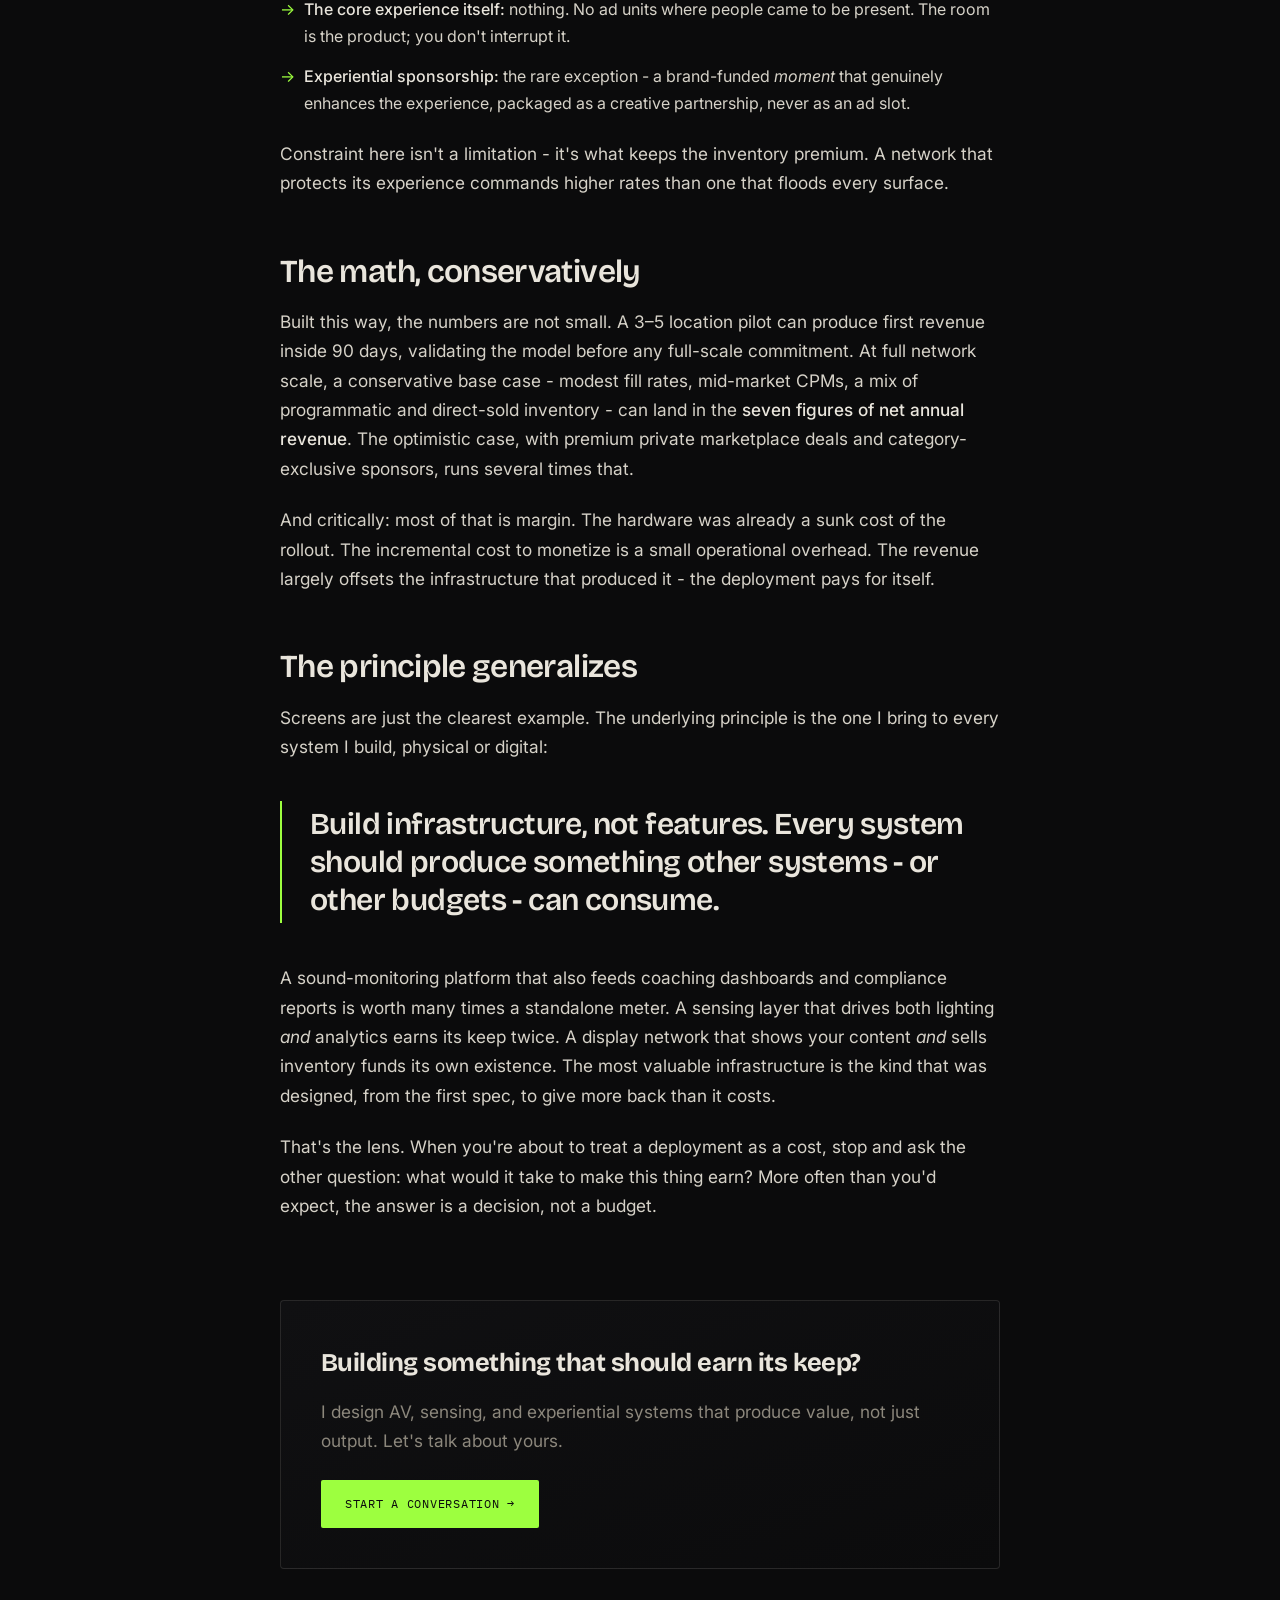
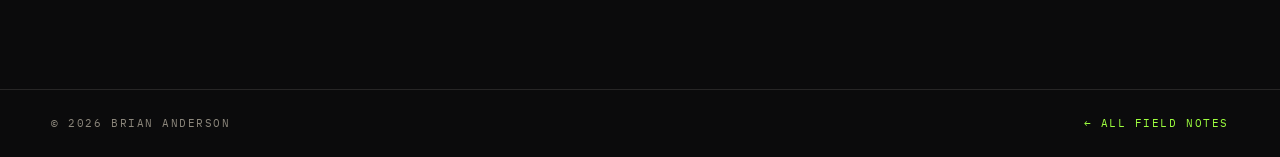
<file: notes/infrastructure-that-pays-for-itself.html>
<!DOCTYPE html>
<html lang="en">
<head>
<meta charset="UTF-8" />
<meta name="viewport" content="width=device-width, initial-scale=1.0" />
<title>Infrastructure That Pays for Itself - Brian Anderson</title>
<meta name="description" content="Most physical infrastructure is treated as a cost. Here's how to design a display, sensor, or AV deployment as a revenue asset from day one - using digital out-of-home (DOOH) media networks as the worked example." />
<link rel="canonical" href="https://experientialportfolio.vercel.app/notes/infrastructure-that-pays-for-itself.html" />
<meta property="og:type" content="article" />
<meta property="og:title" content="Infrastructure That Pays for Itself" />
<meta property="og:description" content="How to turn a hardware rollout into a revenue line - the DOOH media-network playbook, from an AV systems engineer." />
<meta property="article:published_time" content="2026-05-20" />
<meta property="article:author" content="Brian Anderson" />
<meta name="twitter:card" content="summary_large_image" />
<meta name="twitter:title" content="Infrastructure That Pays for Itself" />
<meta name="twitter:description" content="How to turn a hardware rollout into a revenue line - the DOOH media-network playbook." />
<link rel="icon" href="data:image/svg+xml,%3Csvg xmlns='http://www.w3.org/2000/svg' viewBox='0 0 32 32'%3E%3Crect width='32' height='32' rx='8' fill='%239dff3f'/%3E%3Ctext x='16' y='22' text-anchor='middle' font-family='Arial' font-size='15' font-weight='700' fill='%230b0b0c'%3EBA%3C/text%3E%3C/svg%3E" />
<link rel="preconnect" href="https://fonts.googleapis.com" />
<link rel="preconnect" href="https://fonts.gstatic.com" crossorigin />
<link href="https://fonts.googleapis.com/css2?family=Bricolage+Grotesque:opsz,wght@12..96,600;12..96,700&family=IBM+Plex+Mono:wght@400;500&family=Inter:wght@400;500&display=swap" rel="stylesheet" />
<link rel="stylesheet" href="/assets/persistent-audio.css" />
<script type="module" src="/assets/persistent-navigation.mjs"></script>
<script type="application/ld+json">
{
  "@context": "https://schema.org",
  "@type": "BlogPosting",
  "headline": "Infrastructure That Pays for Itself: How to Turn a Hardware Rollout Into a Revenue Line",
  "description": "How to design a display, sensor, or AV deployment as a revenue asset from day one, using DOOH media networks as the worked example.",
  "author": { "@type": "Person", "name": "Brian Anderson", "jobTitle": "AV Systems Engineer" },
  "datePublished": "2026-05-20",
  "articleSection": "Strategy",
  "keywords": "DOOH, digital out-of-home, media network, programmatic advertising, AV infrastructure, experiential infrastructure"
}
</script>
<style>
:root{
  --ink:#0b0b0c;--fg:#e9e5dc;--bone:#c9c4b6;--mut:#8c877c;--faint:#5c584f;
  --signal:#9dff3f;--signal-dim:#4f8f20;--signal-bright:#bcff73;--line:rgba(233,229,220,.12);
}
*{box-sizing:border-box;margin:0;padding:0}
html{scroll-behavior:smooth}
body{background:var(--ink);color:var(--fg);font-family:'Inter',system-ui,sans-serif;line-height:1.7;-webkit-font-smoothing:antialiased}
.mono{font-family:'IBM Plex Mono',monospace;text-transform:uppercase;letter-spacing:.14em;font-size:11px;color:var(--mut)}
a{color:var(--signal);text-decoration:none}
a:hover{text-decoration:underline}
::selection{background:var(--signal);color:#0b0b0c}
.bar{position:sticky;top:0;z-index:10;display:flex;justify-content:space-between;align-items:center;padding:14px max(20px,4vw);border-bottom:1px solid var(--line);background:rgba(11,11,12,.7);backdrop-filter:blur(10px)}
.bar a.brand{color:var(--fg);font-family:'IBM Plex Mono';font-size:12px;letter-spacing:.1em;text-transform:uppercase}
.bar a.back{color:var(--mut)}
.wrap{width:min(720px,92vw);margin:0 auto;padding:72px 0 120px}
article header{margin-bottom:56px;border-bottom:1px solid var(--line);padding-bottom:40px}
.kick{display:flex;gap:16px;align-items:center;margin-bottom:28px;flex-wrap:wrap}
.kick .cat{color:var(--signal)}
h1{font-family:'Bricolage Grotesque',sans-serif;font-weight:700;font-size:clamp(2.1rem,5.5vw,3.6rem);line-height:1.04;letter-spacing:-.025em;margin-bottom:24px}
.dek{font-size:clamp(1.1rem,2.4vw,1.4rem);color:var(--bone);line-height:1.5;max-width:54ch}
article h2{font-family:'Bricolage Grotesque',sans-serif;font-weight:600;font-size:clamp(1.4rem,3vw,2rem);letter-spacing:-.02em;margin:56px 0 18px;line-height:1.1}
article p{margin-bottom:22px;color:#d6d2c8;font-size:1.08rem}
article p.lead{font-size:1.2rem;color:var(--fg)}
article strong{color:var(--fg);font-weight:500}
article ul{margin:0 0 22px 0;padding-left:0;list-style:none}
article li{position:relative;padding-left:24px;margin-bottom:12px;color:#d6d2c8}
article li::before{content:'→';position:absolute;left:0;color:var(--signal)}
blockquote{margin:40px 0;padding:4px 0 4px 28px;border-left:2px solid var(--signal);font-family:'Bricolage Grotesque';font-weight:600;font-size:clamp(1.3rem,3vw,1.9rem);line-height:1.25;letter-spacing:-.02em;color:var(--fg)}
.stat-band{display:grid;grid-template-columns:repeat(3,1fr);gap:1px;background:var(--line);border:1px solid var(--line);margin:40px 0;border-radius:3px;overflow:hidden}
.stat-band .s{background:var(--ink);padding:24px 20px}
.stat-band .s .v{font-family:'Bricolage Grotesque';font-weight:700;font-size:1.9rem;color:var(--signal)}
.stat-band .s .k{font-family:'IBM Plex Mono';font-size:10px;letter-spacing:.1em;text-transform:uppercase;color:var(--mut);margin-top:8px}
@media(max-width:620px){.stat-band{grid-template-columns:1fr}}
.cta{margin-top:80px;border:1px solid var(--line);border-radius:4px;padding:40px;background:linear-gradient(160deg,#101012,#0b0b0c)}
.cta h3{font-family:'Bricolage Grotesque';font-weight:700;font-size:1.6rem;margin-bottom:12px;letter-spacing:-.02em}
.cta p{color:var(--mut);margin-bottom:24px}
.cta a.btn{display:inline-flex;align-items:center;gap:8px;background:var(--signal);color:#0b0b0c;padding:14px 24px;border-radius:2px;font-family:'IBM Plex Mono';font-size:12px;letter-spacing:.06em;text-transform:uppercase}
.cta a.btn:hover{background:var(--signal-bright);text-decoration:none}
footer{border-top:1px solid var(--line);padding:24px max(20px,4vw);display:flex;justify-content:space-between;gap:12px;flex-wrap:wrap}
</style>
<script>(function(){var A={volt:['#9dff3f','#4f8f20','#bcff73'],cyan:['#38f2ff','#177f88','#89f8ff'],magenta:['#ff4fd8','#9c227f','#ff91e8'],blue:['#5d8cff','#274ca8','#9ab7ff']};try{var n=localStorage.getItem('signal-accent');if(n&&A[n]){var r=document.documentElement.style;r.setProperty('--signal',A[n][0]);r.setProperty('--signal-dim',A[n][1]);r.setProperty('--signal-bright',A[n][2]);}}catch(e){}})();</script>
</head>
<body>
<nav class="bar">
  <a class="brand" href="../">◍ BRIAN ANDERSON</a>
  <a class="back mono" href="../#notes">← FIELD NOTES</a>
</nav>

<div class="wrap">
<article>
  <header>
    <div class="kick mono"><span>2026.05</span><span class="cat">STRATEGY</span><span>· 6 MIN READ</span></div>
    <h1>Infrastructure That Pays for Itself</h1>
    <p class="dek">Most physical infrastructure is treated as a cost to be minimized. The best of it is designed, from day one, as an asset that earns. Here's how I'd turn a hardware rollout into a revenue line - using digital out-of-home media networks as the worked example.</p>
  </header>

  <p class="lead">A while back I was scoping a display rollout for a distributed consumer brand - screens going into dozens of locations. The default framing was simple: pick the hardware, install it, move on. A line item. A cost.</p>

  <p>But there was a second way to look at exactly the same project. Those screens would sit in front of an affluent, urban, wellness-motivated audience, several times a week, for ten to fifteen minutes at a time, off their phones. That's not a cost center. That's media inventory, and media inventory is something advertisers pay real money for.</p>

  <p>The hardware was going in either way. The only question was whether we'd design it to earn or design it to sit there. That reframe - <strong>cost center vs. revenue asset</strong> - is the whole game, and it applies to far more than screens.</p>

  <h2>The default mistake: infrastructure as a cost center</h2>

  <p>When you treat a deployment as a cost, every decision optimizes for spending less: cheapest hardware that works, simplest software that displays. Nothing wrong with that - except it quietly forecloses the upside. The screens that only ever show your own content can't be retrofitted into a revenue source without ripping out the platform underneath them.</p>

  <p>The decisions that unlock monetization aren't expensive. They're just decisions you have to make <em>before</em> you buy, not after. Miss the window and you're looking at custom middleware and months of rework to capture revenue that should have been free.</p>

  <h2>The uncomfortable truth: someone is already selling your audience</h2>

  <p>Here's what made the case undeniable. The largest digital out-of-home ad exchanges already sold lookalike audiences for this kind of customer segment - advertisers were paying to reach the same people on <em>other</em> media, using adjacent signals as the targeting hook.</p>

  <p>Read that again. The audience value already existed. Brands were already spending against it. We were generating that value and capturing exactly none of it. A media network simply flips the dynamic: instead of your audience being sold elsewhere, you sell access to it, on your own surfaces, on your own terms.</p>

  <blockquote>If brands are already paying to reach your audience somewhere else, you're leaving money on a table you built.</blockquote>

  <h2>The market is already there</h2>

  <p>None of this is speculative. The demand infrastructure is mature and growing:</p>

  <div class="stat-band">
    <div class="s"><div class="v">$4.7B</div><div class="k">US DOOH market (2024)</div></div>
    <div class="s"><div class="v">24% → 65%</div><div class="k">programmatic share by 2029</div></div>
    <div class="s"><div class="v">Top 3</div><div class="k">wellness as ad category</div></div>
  </div>

  <p>Programmatic digital out-of-home (pDOOH) is being plugged into the same demand-side platforms that buy connected TV and digital display. Wellness, lifestyle, and retail environments are already major advertiser categories in the channel. And the model is validated - distributed venue networks already run in-location media businesses generating real, recurring revenue. The playbook exists; most operators just haven't run it.</p>

  <h2>The decision that changes the economics: the CMS is the monetization decision</h2>

  <p>The single highest-leverage choice in the whole project turned out to be the content-management platform. Choose a CMS with a <strong>native integration to a supply-side ad platform (SSP)</strong>, and monetization becomes a configuration step - set your category blocks, your floor prices, your content-to-ad ratio, and inventory flows to the ad exchanges automatically. No new hardware. No custom engineering.</p>

  <p>Choose a CMS <em>without</em> that integration and you've signed up for custom middleware and months of delay before a single dollar comes in. Same screens, same audience - radically different economics, decided entirely by a platform choice made early. That's the kind of leverage you only get if you're thinking about revenue at spec time.</p>

  <h2>Protect the experience, or you destroy the asset</h2>

  <p>This is the part most "retail media" pitches get wrong, and it's the part that matters most. The audience is only valuable because the experience is good. The second you degrade the experience to squeeze out ad impressions, you erode the very thing the advertisers are paying for.</p>

  <p>So the design has to be disciplined about <em>where</em> monetization is allowed:</p>

  <ul>
    <li><strong>Entry / pre- and post-experience:</strong> a controlled ad load (think 30–40% paid, the rest your own content), category exclusions, premium floors.</li>
    <li><strong>The core experience itself:</strong> nothing. No ad units where people came to be present. The room is the product; you don't interrupt it.</li>
    <li><strong>Experiential sponsorship:</strong> the rare exception - a brand-funded <em>moment</em> that genuinely enhances the experience, packaged as a creative partnership, never as an ad slot.</li>
  </ul>

  <p>Constraint here isn't a limitation - it's what keeps the inventory premium. A network that protects its experience commands higher rates than one that floods every surface.</p>

  <h2>The math, conservatively</h2>

  <p>Built this way, the numbers are not small. A 3–5 location pilot can produce first revenue inside 90 days, validating the model before any full-scale commitment. At full network scale, a conservative base case - modest fill rates, mid-market CPMs, a mix of programmatic and direct-sold inventory - can land in the <strong>seven figures of net annual revenue</strong>. The optimistic case, with premium private marketplace deals and category-exclusive sponsors, runs several times that.</p>

  <p>And critically: most of that is margin. The hardware was already a sunk cost of the rollout. The incremental cost to monetize is a small operational overhead. The revenue largely offsets the infrastructure that produced it - the deployment pays for itself.</p>

  <h2>The principle generalizes</h2>

  <p>Screens are just the clearest example. The underlying principle is the one I bring to every system I build, physical or digital:</p>

  <blockquote>Build infrastructure, not features. Every system should produce something other systems - or other budgets - can consume.</blockquote>

  <p>A sound-monitoring platform that also feeds coaching dashboards and compliance reports is worth many times a standalone meter. A sensing layer that drives both lighting <em>and</em> analytics earns its keep twice. A display network that shows your content <em>and</em> sells inventory funds its own existence. The most valuable infrastructure is the kind that was designed, from the first spec, to give more back than it costs.</p>

  <p>That's the lens. When you're about to treat a deployment as a cost, stop and ask the other question: what would it take to make this thing earn? More often than you'd expect, the answer is a decision, not a budget.</p>

  <div class="cta">
    <h3>Building something that should earn its keep?</h3>
    <p>I design AV, sensing, and experiential systems that produce value, not just output. Let's talk about yours.</p>
    <a class="btn" href="../#contact">Start a conversation →</a>
  </div>
</article>
</div>

<footer class="mono">
  <span>© 2026 BRIAN ANDERSON</span>
  <a href="../#notes">← ALL FIELD NOTES</a>
</footer>
</body>
</html>
</file>
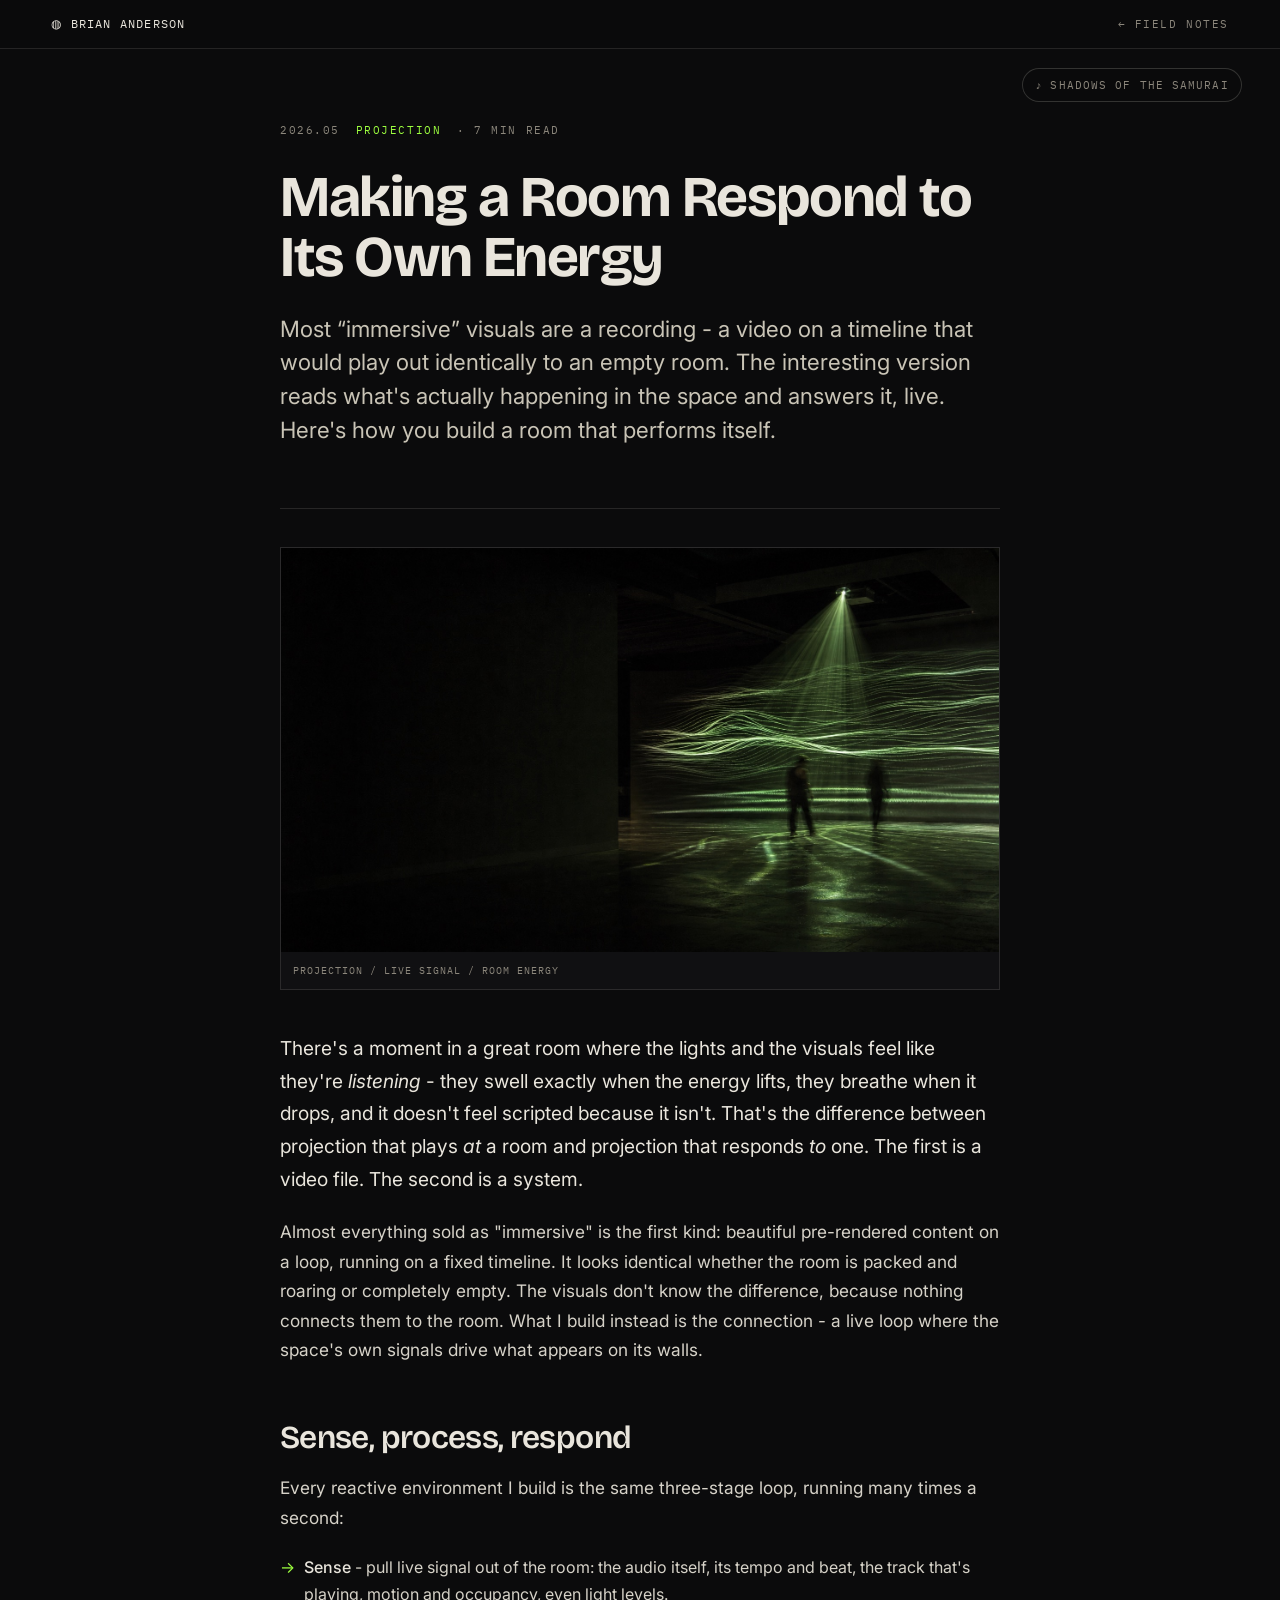
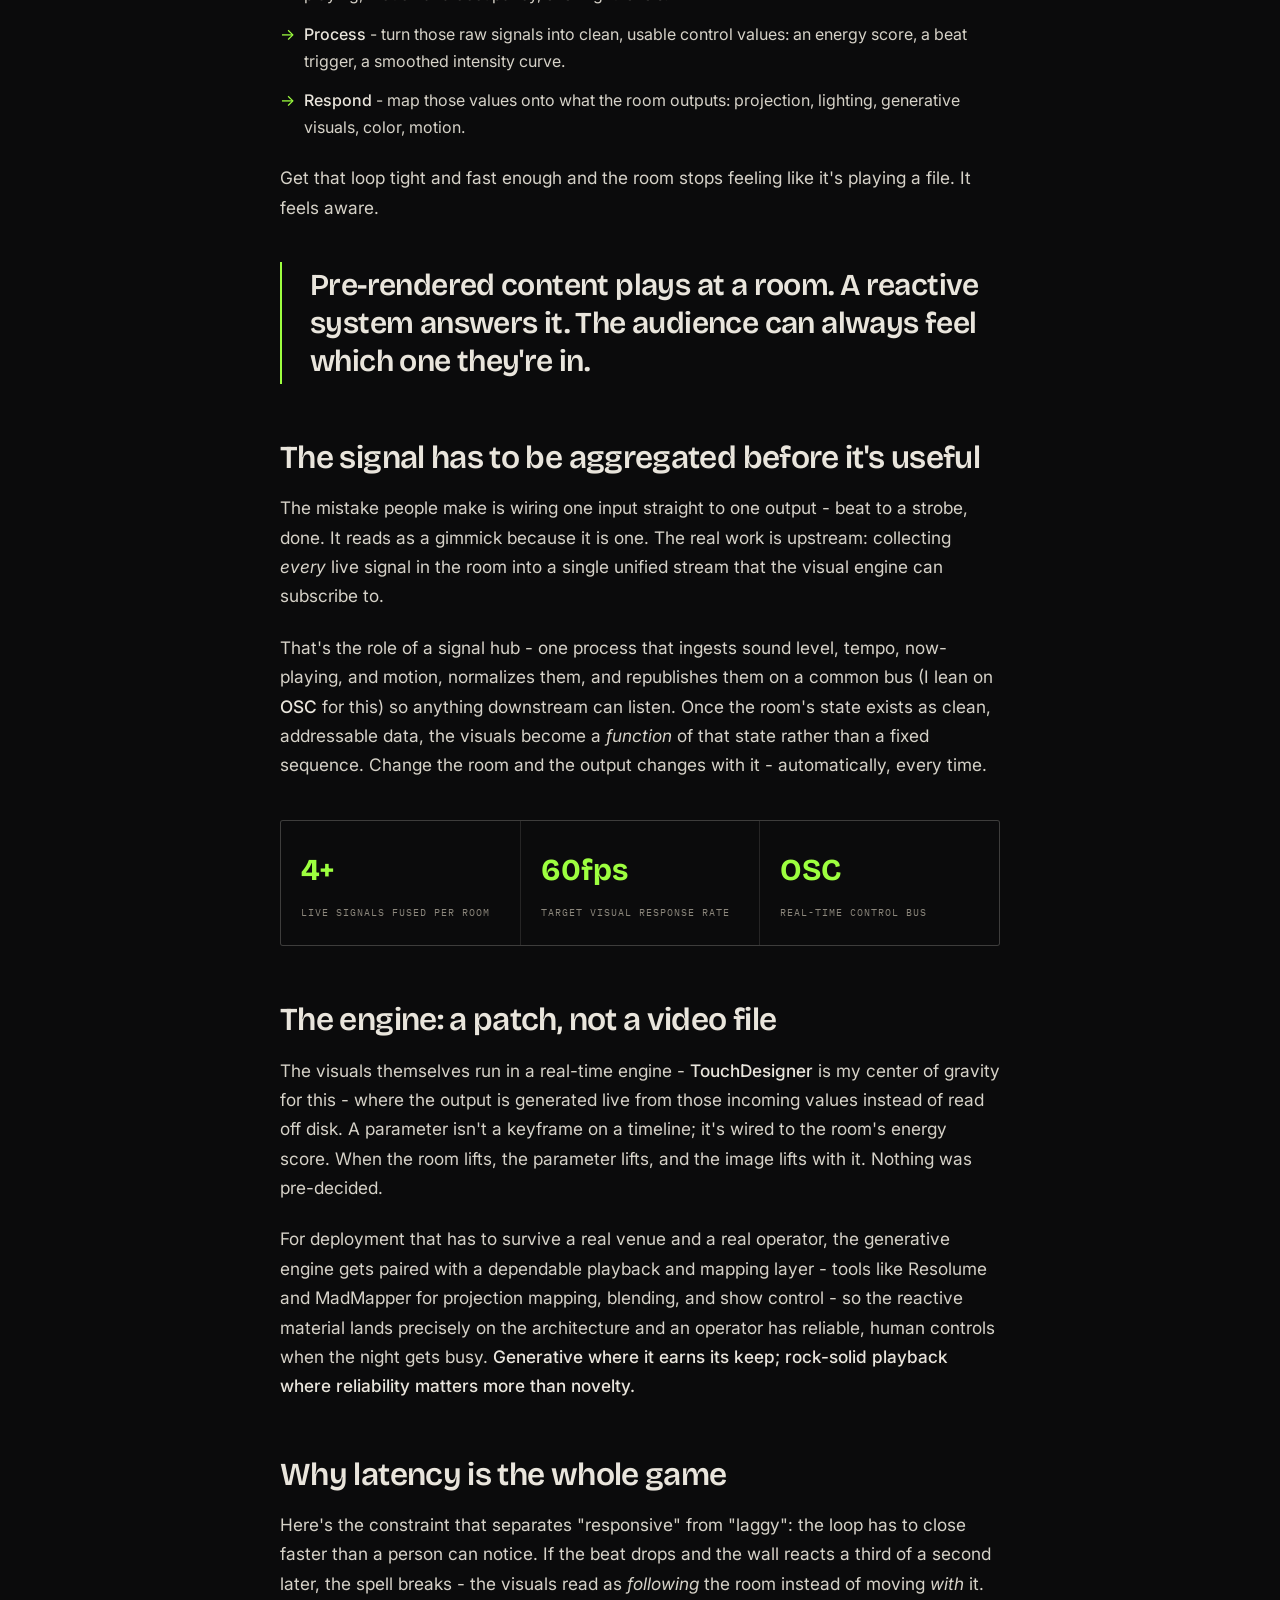
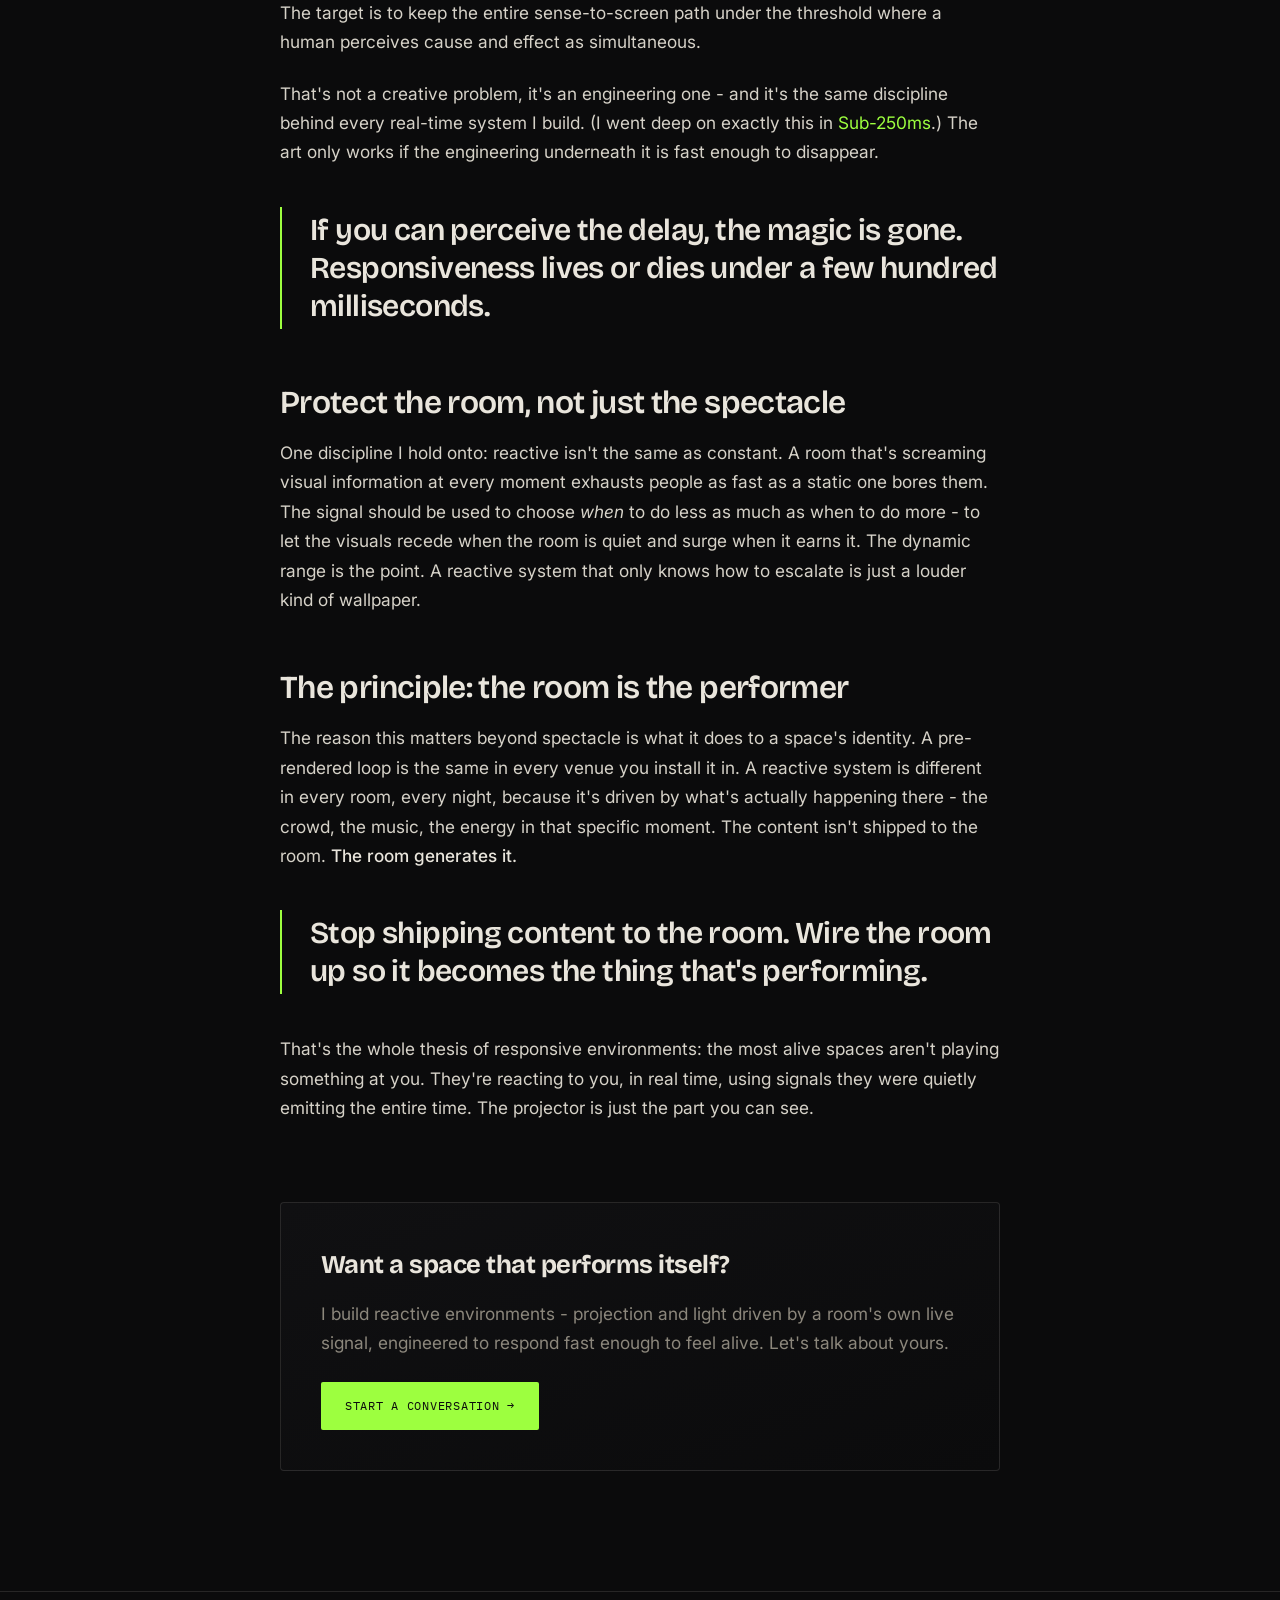
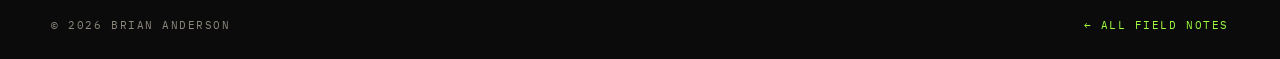
<file: notes/making-a-room-respond-to-its-own-energy.html>
<!DOCTYPE html>
<html lang="en">
<head>
<meta charset="UTF-8" />
<meta name="viewport" content="width=device-width, initial-scale=1.0" />
<title>Making a Room Respond to Its Own Energy - Brian Anderson</title>
<meta name="description" content="Most “immersive” visuals are just video on a timeline - they ignore the room. Here's how to drive projection and light from the space's own live signals, so the environment performs itself in real time instead of playing back a recording." />
<link rel="canonical" href="https://experientialportfolio.vercel.app/notes/making-a-room-respond-to-its-own-energy.html" />
<meta property="og:type" content="article" />
<meta property="og:title" content="Making a Room Respond to Its Own Energy" />
<meta property="og:description" content="Driving live projection and light from a space's own audio, tempo, and motion - so the room performs itself instead of playing back a video." />
<meta property="og:image" content="https://experientialportfolio.vercel.app/share.png" />
<meta property="article:published_time" content="2026-05-08" />
<meta property="article:author" content="Brian Anderson" />
<meta name="twitter:card" content="summary_large_image" />
<meta name="twitter:title" content="Making a Room Respond to Its Own Energy" />
<meta name="twitter:description" content="Projection and light driven by the room's own live signal - not a timeline." />
<link rel="icon" href="data:image/svg+xml,%3Csvg xmlns='http://www.w3.org/2000/svg' viewBox='0 0 32 32'%3E%3Crect width='32' height='32' rx='8' fill='%239dff3f'/%3E%3Ctext x='16' y='22' text-anchor='middle' font-family='Arial' font-size='15' font-weight='700' fill='%230b0b0c'%3EBA%3C/text%3E%3C/svg%3E" />
<link rel="preconnect" href="https://fonts.googleapis.com" />
<link rel="preconnect" href="https://fonts.gstatic.com" crossorigin />
<link href="https://fonts.googleapis.com/css2?family=Bricolage+Grotesque:opsz,wght@12..96,600;12..96,700&family=IBM+Plex+Mono:wght@400;500&family=Inter:wght@400;500&display=swap" rel="stylesheet" />
<link rel="stylesheet" href="/assets/persistent-audio.css" />
<script type="module" src="/assets/persistent-navigation.mjs"></script>
<script type="application/ld+json">
{
  "@context": "https://schema.org",
  "@type": "BlogPosting",
  "headline": "Making a Room Respond to Its Own Energy: Real-Time Projection Driven by Live Signal",
  "description": "How to drive projection mapping and lighting from a space's own live audio, tempo, and motion data, so the environment reacts in real time instead of playing back pre-rendered video.",
  "author": { "@type": "Person", "name": "Brian Anderson", "jobTitle": "AV Systems Engineer" },
  "datePublished": "2026-05-08",
  "articleSection": "Projection",
  "keywords": "projection mapping, audio-reactive visuals, TouchDesigner, real-time graphics, generative visuals, immersive environments, show control, OSC"
}
</script>
<style>
:root{
  --ink:#0b0b0c;--fg:#e9e5dc;--bone:#c9c4b6;--mut:#8c877c;--faint:#5c584f;
  --signal:#9dff3f;--signal-dim:#4f8f20;--signal-bright:#bcff73;--line:rgba(233,229,220,.12);
}
*{box-sizing:border-box;margin:0;padding:0}
html{scroll-behavior:smooth}
body{background:var(--ink);color:var(--fg);font-family:'Inter',system-ui,sans-serif;line-height:1.7;-webkit-font-smoothing:antialiased}
.mono{font-family:'IBM Plex Mono',monospace;text-transform:uppercase;letter-spacing:.14em;font-size:11px;color:var(--mut)}
a{color:var(--signal);text-decoration:none}
a:hover{text-decoration:underline}
::selection{background:var(--signal);color:#0b0b0c}
.bar{position:sticky;top:0;z-index:10;display:flex;justify-content:space-between;align-items:center;padding:14px max(20px,4vw);border-bottom:1px solid var(--line);background:rgba(11,11,12,.7);backdrop-filter:blur(10px)}
.bar a.brand{color:var(--fg);font-family:'IBM Plex Mono';font-size:12px;letter-spacing:.1em;text-transform:uppercase}
.bar a.back{color:var(--mut)}
.wrap{width:min(720px,92vw);margin:0 auto;padding:72px 0 120px}
article header{margin-bottom:56px;border-bottom:1px solid var(--line);padding-bottom:40px}
.kick{display:flex;gap:16px;align-items:center;margin-bottom:28px;flex-wrap:wrap}
.kick .cat{color:var(--signal)}
h1{font-family:'Bricolage Grotesque',sans-serif;font-weight:700;font-size:clamp(2.1rem,5.5vw,3.6rem);line-height:1.04;letter-spacing:-.025em;margin-bottom:24px}
.dek{font-size:clamp(1.1rem,2.4vw,1.4rem);color:var(--bone);line-height:1.5;max-width:54ch}
.article-hero{margin:-18px 0 42px;border:1px solid var(--line);background:#101012;overflow:hidden}
.article-hero img{display:block;width:100%;aspect-ratio:16/9;object-fit:cover}
.article-hero figcaption{padding:10px 12px;color:var(--mut);font-family:'IBM Plex Mono';font-size:10px;letter-spacing:.1em;text-transform:uppercase}
article h2{font-family:'Bricolage Grotesque',sans-serif;font-weight:600;font-size:clamp(1.4rem,3vw,2rem);letter-spacing:-.02em;margin:56px 0 18px;line-height:1.1}
article p{margin-bottom:22px;color:#d6d2c8;font-size:1.08rem}
article p.lead{font-size:1.2rem;color:var(--fg)}
article strong{color:var(--fg);font-weight:500}
article ul{margin:0 0 22px 0;padding-left:0;list-style:none}
article li{position:relative;padding-left:24px;margin-bottom:12px;color:#d6d2c8}
article li::before{content:'→';position:absolute;left:0;color:var(--signal)}
blockquote{margin:40px 0;padding:4px 0 4px 28px;border-left:2px solid var(--signal);font-family:'Bricolage Grotesque';font-weight:600;font-size:clamp(1.3rem,3vw,1.9rem);line-height:1.25;letter-spacing:-.02em;color:var(--fg)}
.stat-band{display:grid;grid-template-columns:repeat(3,1fr);gap:1px;background:var(--line);border:1px solid var(--line);margin:40px 0;border-radius:3px;overflow:hidden}
.stat-band .s{background:var(--ink);padding:24px 20px}
.stat-band .s .v{font-family:'Bricolage Grotesque';font-weight:700;font-size:1.9rem;color:var(--signal)}
.stat-band .s .k{font-family:'IBM Plex Mono';font-size:10px;letter-spacing:.1em;text-transform:uppercase;color:var(--mut);margin-top:8px}
@media(max-width:620px){.stat-band{grid-template-columns:1fr}}
.cta{margin-top:80px;border:1px solid var(--line);border-radius:4px;padding:40px;background:linear-gradient(160deg,#101012,#0b0b0c)}
.cta h3{font-family:'Bricolage Grotesque';font-weight:700;font-size:1.6rem;margin-bottom:12px;letter-spacing:-.02em}
.cta p{color:var(--mut);margin-bottom:24px}
.cta a.btn{display:inline-flex;align-items:center;gap:8px;background:var(--signal);color:#0b0b0c;padding:14px 24px;border-radius:2px;font-family:'IBM Plex Mono';font-size:12px;letter-spacing:.06em;text-transform:uppercase}
.cta a.btn:hover{background:var(--signal-bright);text-decoration:none}
footer{border-top:1px solid var(--line);padding:24px max(20px,4vw);display:flex;justify-content:space-between;gap:12px;flex-wrap:wrap}
</style>
<script>(function(){var A={volt:['#9dff3f','#4f8f20','#bcff73'],cyan:['#38f2ff','#177f88','#89f8ff'],magenta:['#ff4fd8','#9c227f','#ff91e8'],blue:['#5d8cff','#274ca8','#9ab7ff']};try{var n=localStorage.getItem('signal-accent');if(n&&A[n]){var r=document.documentElement.style;r.setProperty('--signal',A[n][0]);r.setProperty('--signal-dim',A[n][1]);r.setProperty('--signal-bright',A[n][2]);}}catch(e){}})();</script>
</head>
<body>
<nav class="bar">
  <a class="brand" href="../index.html">◍ BRIAN ANDERSON</a>
  <a class="back mono" href="../index.html#notes">← FIELD NOTES</a>
</nav>

<div class="wrap">
<article>
  <header>
    <div class="kick mono"><span>2026.05</span><span class="cat">PROJECTION</span><span>· 7 MIN READ</span></div>
    <h1>Making a Room Respond to Its Own Energy</h1>
    <p class="dek">Most “immersive” visuals are a recording - a video on a timeline that would play out identically to an empty room. The interesting version reads what's actually happening in the space and answers it, live. Here's how you build a room that performs itself.</p>
  </header>
  <figure class="article-hero">
    <img src="../images/field-notes/projection-room.jpg" alt="A dark room with abstract green projection and two people moving through the light" loading="eager" />
    <figcaption>Projection / live signal / room energy</figcaption>
  </figure>

  <p class="lead">There's a moment in a great room where the lights and the visuals feel like they're <em>listening</em> - they swell exactly when the energy lifts, they breathe when it drops, and it doesn't feel scripted because it isn't. That's the difference between projection that plays <em>at</em> a room and projection that responds <em>to</em> one. The first is a video file. The second is a system.</p>

  <p>Almost everything sold as "immersive" is the first kind: beautiful pre-rendered content on a loop, running on a fixed timeline. It looks identical whether the room is packed and roaring or completely empty. The visuals don't know the difference, because nothing connects them to the room. What I build instead is the connection - a live loop where the space's own signals drive what appears on its walls.</p>

  <h2>Sense, process, respond</h2>

  <p>Every reactive environment I build is the same three-stage loop, running many times a second:</p>

  <ul>
    <li><strong>Sense</strong> - pull live signal out of the room: the audio itself, its tempo and beat, the track that's playing, motion and occupancy, even light levels.</li>
    <li><strong>Process</strong> - turn those raw signals into clean, usable control values: an energy score, a beat trigger, a smoothed intensity curve.</li>
    <li><strong>Respond</strong> - map those values onto what the room outputs: projection, lighting, generative visuals, color, motion.</li>
  </ul>

  <p>Get that loop tight and fast enough and the room stops feeling like it's playing a file. It feels aware.</p>

  <blockquote>Pre-rendered content plays at a room. A reactive system answers it. The audience can always feel which one they're in.</blockquote>

  <h2>The signal has to be aggregated before it's useful</h2>

  <p>The mistake people make is wiring one input straight to one output - beat to a strobe, done. It reads as a gimmick because it is one. The real work is upstream: collecting <em>every</em> live signal in the room into a single unified stream that the visual engine can subscribe to.</p>

  <p>That's the role of a signal hub - one process that ingests sound level, tempo, now-playing, and motion, normalizes them, and republishes them on a common bus (I lean on <strong>OSC</strong> for this) so anything downstream can listen. Once the room's state exists as clean, addressable data, the visuals become a <em>function</em> of that state rather than a fixed sequence. Change the room and the output changes with it - automatically, every time.</p>

  <div class="stat-band">
    <div class="s"><div class="v">4+</div><div class="k">live signals fused per room</div></div>
    <div class="s"><div class="v">60fps</div><div class="k">target visual response rate</div></div>
    <div class="s"><div class="v">OSC</div><div class="k">real-time control bus</div></div>
  </div>

  <h2>The engine: a patch, not a video file</h2>

  <p>The visuals themselves run in a real-time engine - <strong>TouchDesigner</strong> is my center of gravity for this - where the output is generated live from those incoming values instead of read off disk. A parameter isn't a keyframe on a timeline; it's wired to the room's energy score. When the room lifts, the parameter lifts, and the image lifts with it. Nothing was pre-decided.</p>

  <p>For deployment that has to survive a real venue and a real operator, the generative engine gets paired with a dependable playback and mapping layer - tools like Resolume and MadMapper for projection mapping, blending, and show control - so the reactive material lands precisely on the architecture and an operator has reliable, human controls when the night gets busy. <strong>Generative where it earns its keep; rock-solid playback where reliability matters more than novelty.</strong></p>

  <h2>Why latency is the whole game</h2>

  <p>Here's the constraint that separates "responsive" from "laggy": the loop has to close faster than a person can notice. If the beat drops and the wall reacts a third of a second later, the spell breaks - the visuals read as <em>following</em> the room instead of moving <em>with</em> it. The target is to keep the entire sense-to-screen path under the threshold where a human perceives cause and effect as simultaneous.</p>

  <p>That's not a creative problem, it's an engineering one - and it's the same discipline behind every real-time system I build. (I went deep on exactly this in <a href="sub-250ms-latency-in-a-live-telemetry-platform.html">Sub-250ms</a>.) The art only works if the engineering underneath it is fast enough to disappear.</p>

  <blockquote>If you can perceive the delay, the magic is gone. Responsiveness lives or dies under a few hundred milliseconds.</blockquote>

  <h2>Protect the room, not just the spectacle</h2>

  <p>One discipline I hold onto: reactive isn't the same as constant. A room that's screaming visual information at every moment exhausts people as fast as a static one bores them. The signal should be used to choose <em>when</em> to do less as much as when to do more - to let the visuals recede when the room is quiet and surge when it earns it. The dynamic range is the point. A reactive system that only knows how to escalate is just a louder kind of wallpaper.</p>

  <h2>The principle: the room is the performer</h2>

  <p>The reason this matters beyond spectacle is what it does to a space's identity. A pre-rendered loop is the same in every venue you install it in. A reactive system is different in every room, every night, because it's driven by what's actually happening there - the crowd, the music, the energy in that specific moment. The content isn't shipped to the room. <strong>The room generates it.</strong></p>

  <blockquote>Stop shipping content to the room. Wire the room up so it becomes the thing that's performing.</blockquote>

  <p>That's the whole thesis of responsive environments: the most alive spaces aren't playing something at you. They're reacting to you, in real time, using signals they were quietly emitting the entire time. The projector is just the part you can see.</p>

  <div class="cta">
    <h3>Want a space that performs itself?</h3>
    <p>I build reactive environments - projection and light driven by a room's own live signal, engineered to respond fast enough to feel alive. Let's talk about yours.</p>
    <a class="btn" href="../index.html#contact">Start a conversation →</a>
  </div>
</article>
</div>

<footer class="mono">
  <span>© 2026 BRIAN ANDERSON</span>
  <a href="../index.html#notes">← ALL FIELD NOTES</a>
</footer>
</body>
</html>
</file>
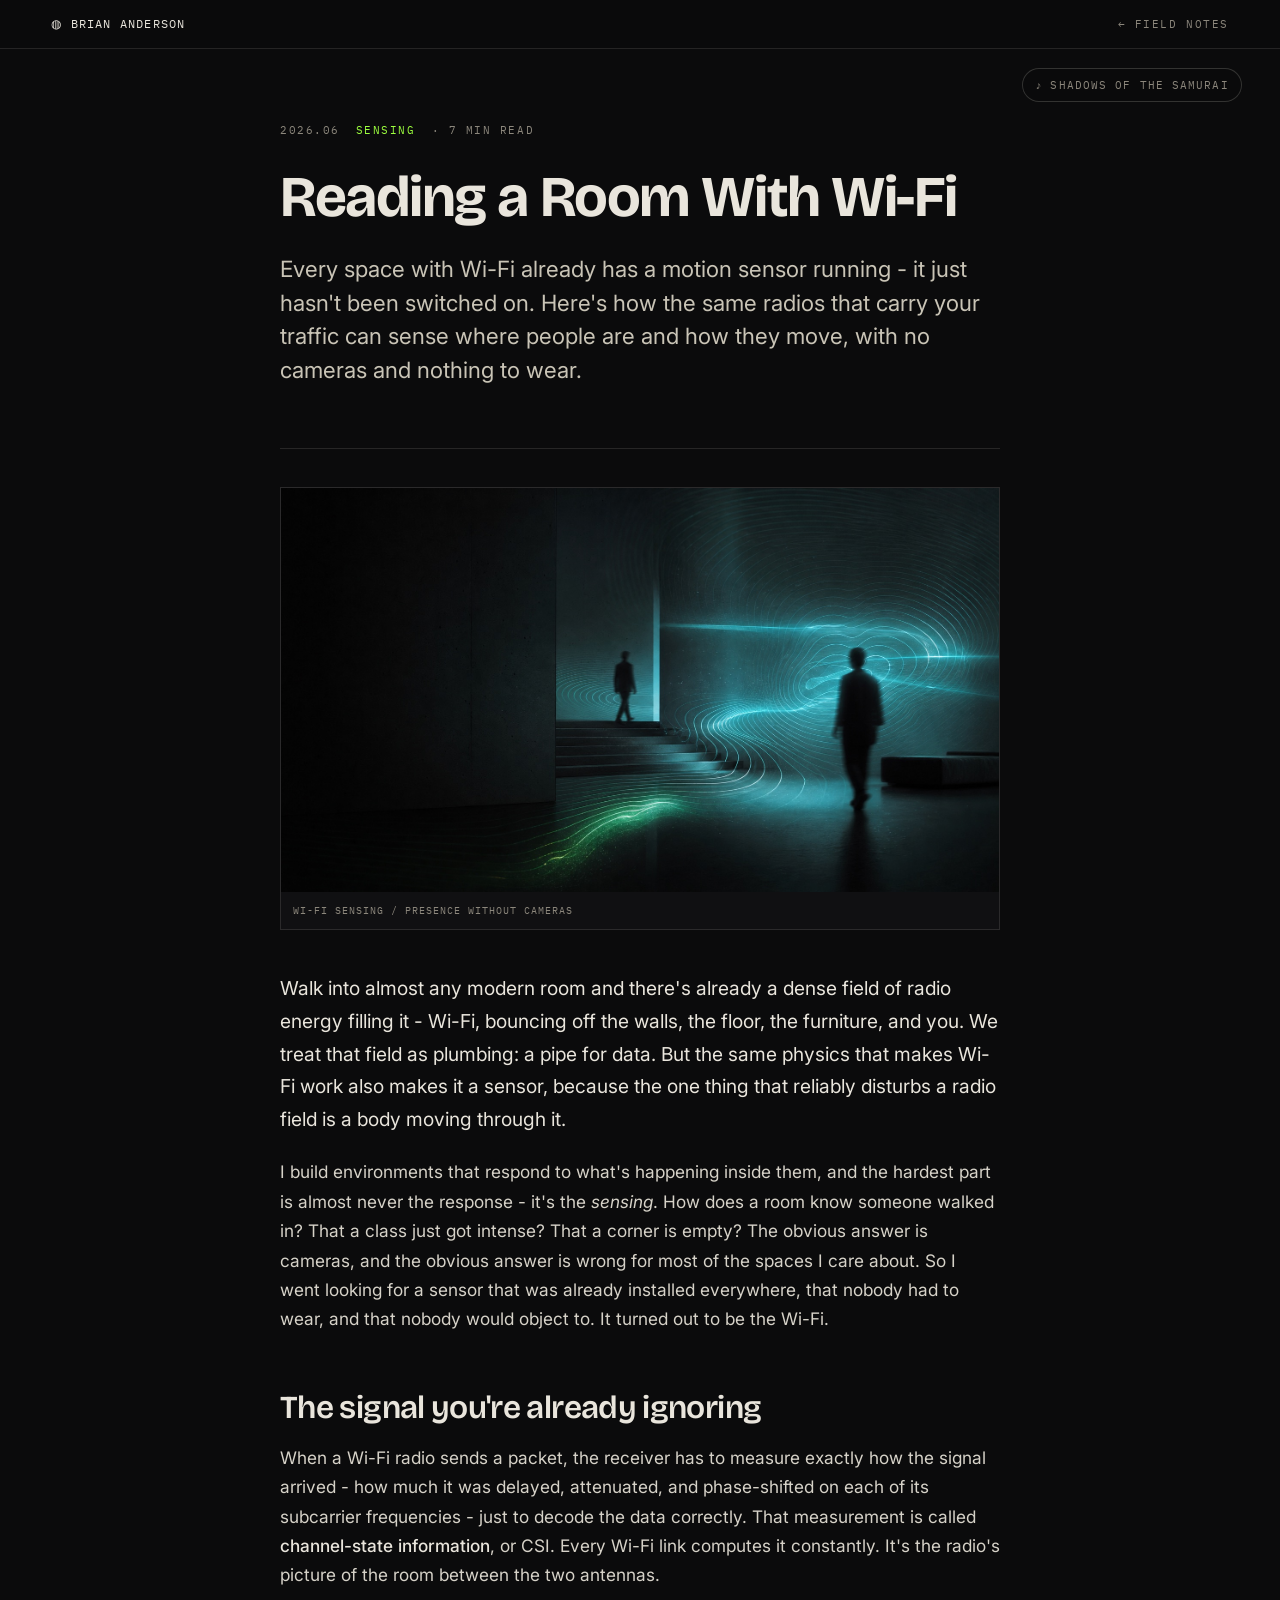
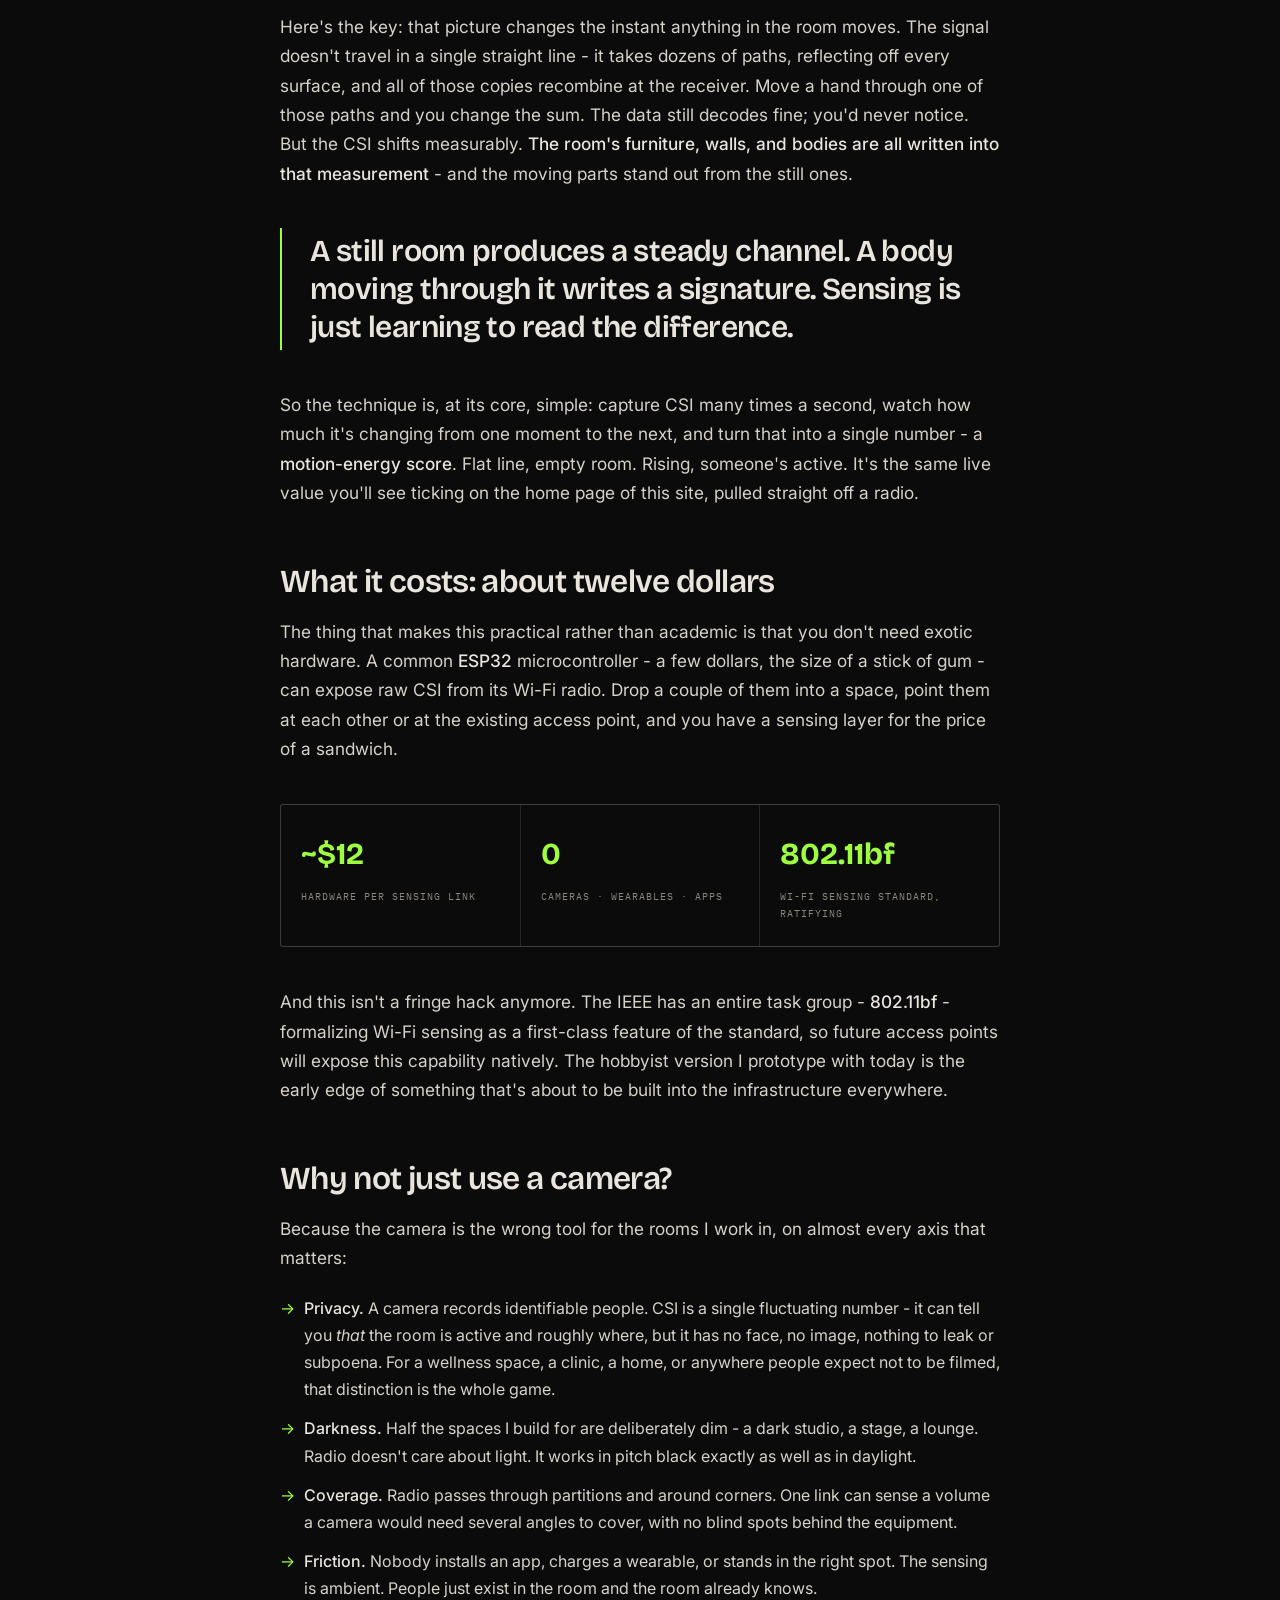
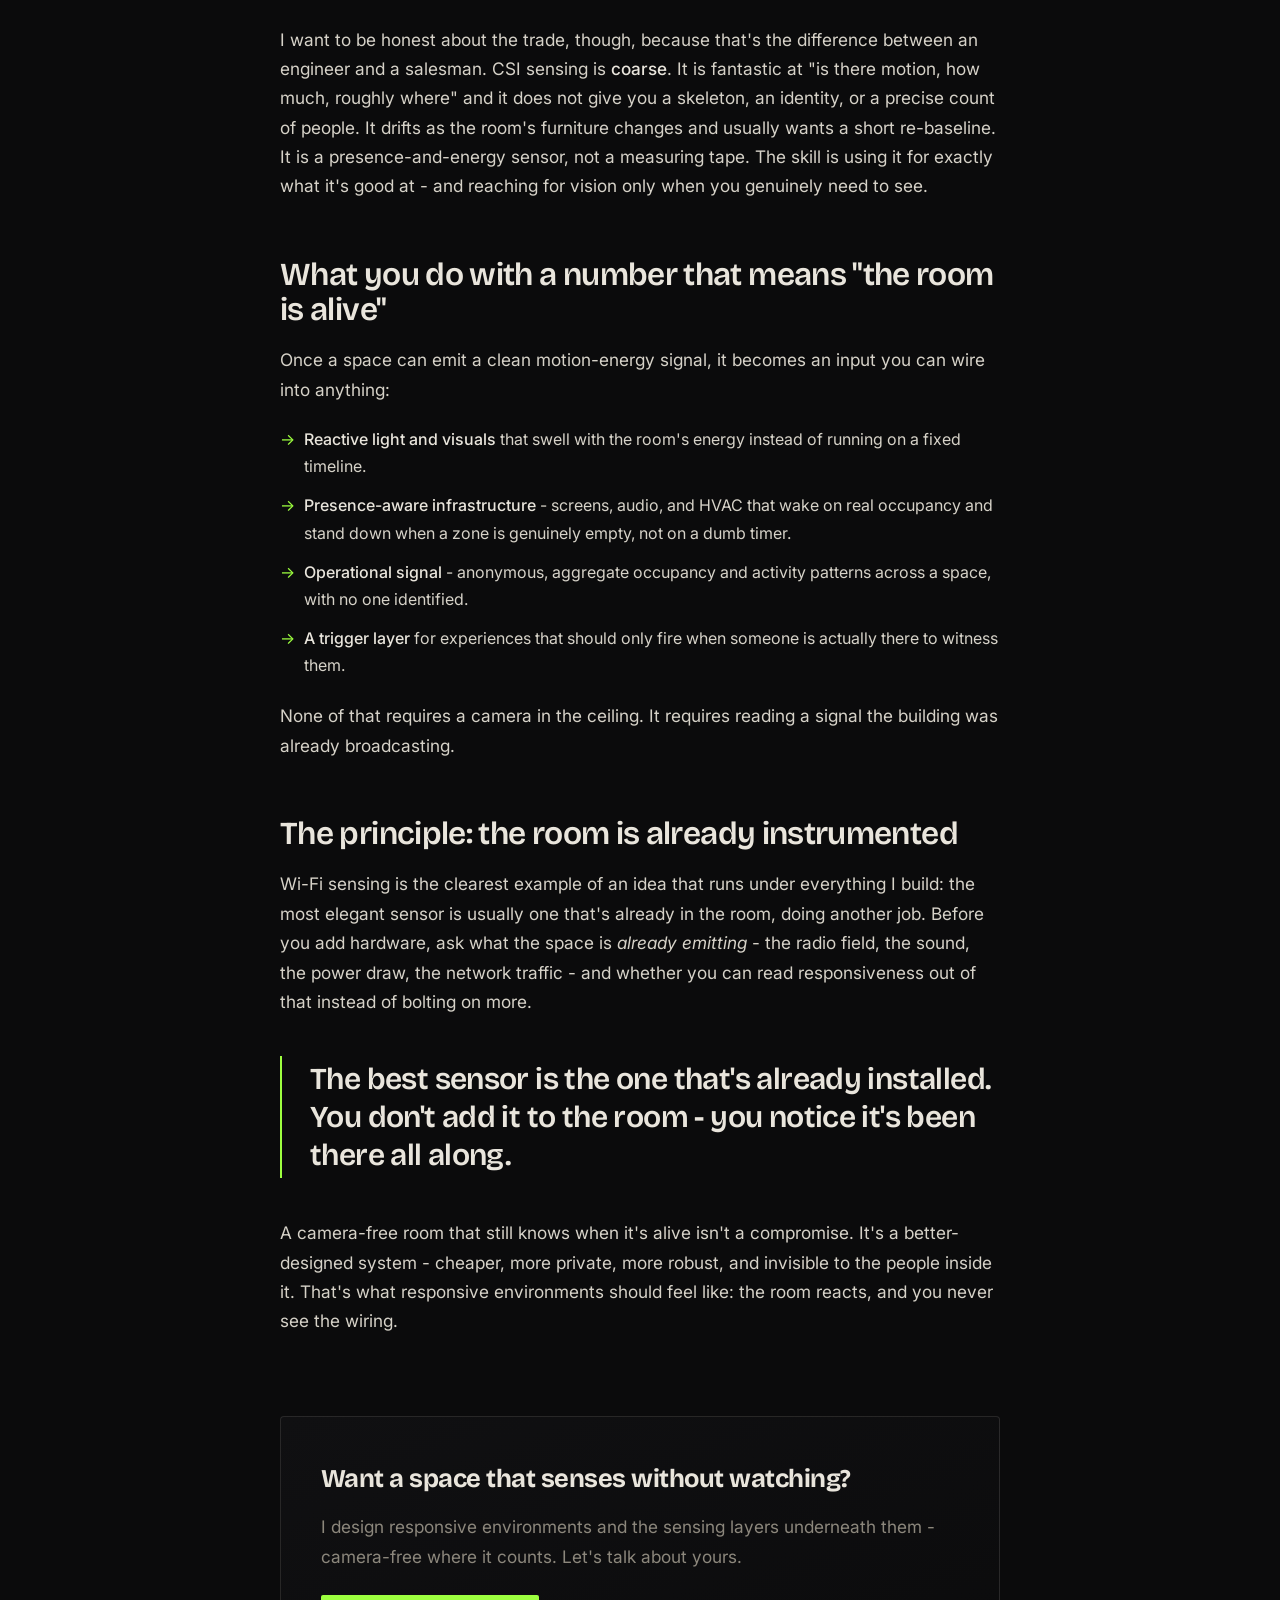
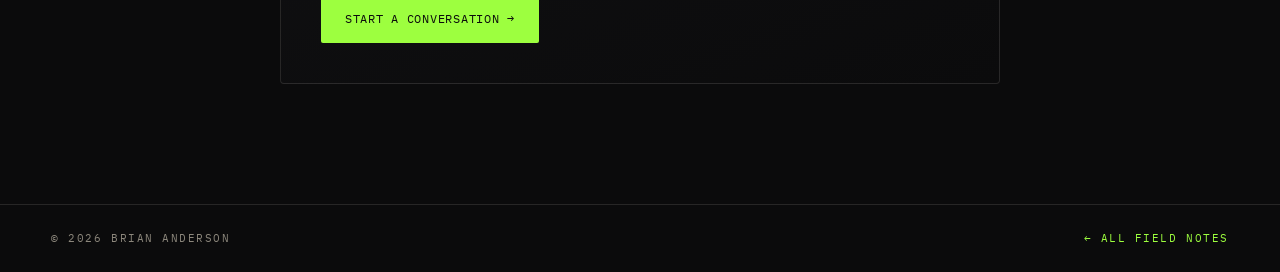
<file: notes/reading-a-room-with-wifi.html>
<!DOCTYPE html>
<html lang="en">
<head>
<meta charset="UTF-8" />
<meta name="viewport" content="width=device-width, initial-scale=1.0" />
<title>Reading a Room With Wi-Fi - Brian Anderson</title>
<meta name="description" content="The Wi-Fi already in your space is a motion sensor you haven't switched on. Here's how channel-state information (CSI) turns ordinary radios into camera-free, wearable-free presence and motion sensing - and why it's the cleanest reactive input for a responsive environment." />
<link rel="canonical" href="https://experientialportfolio.vercel.app/notes/reading-a-room-with-wifi.html" />
<meta property="og:type" content="article" />
<meta property="og:title" content="Reading a Room With Wi-Fi" />
<meta property="og:description" content="How channel-state information turns ordinary Wi-Fi radios into camera-free motion sensing - and why it's the cleanest reactive input for a responsive space." />
<meta property="og:image" content="https://experientialportfolio.vercel.app/share.png" />
<meta property="article:published_time" content="2026-06-12" />
<meta property="article:author" content="Brian Anderson" />
<meta name="twitter:card" content="summary_large_image" />
<meta name="twitter:title" content="Reading a Room With Wi-Fi" />
<meta name="twitter:description" content="Camera-free motion sensing from the radios already in the room." />
<link rel="icon" href="data:image/svg+xml,%3Csvg xmlns='http://www.w3.org/2000/svg' viewBox='0 0 32 32'%3E%3Crect width='32' height='32' rx='8' fill='%239dff3f'/%3E%3Ctext x='16' y='22' text-anchor='middle' font-family='Arial' font-size='15' font-weight='700' fill='%230b0b0c'%3EBA%3C/text%3E%3C/svg%3E" />
<link rel="preconnect" href="https://fonts.googleapis.com" />
<link rel="preconnect" href="https://fonts.gstatic.com" crossorigin />
<link href="https://fonts.googleapis.com/css2?family=Bricolage+Grotesque:opsz,wght@12..96,600;12..96,700&family=IBM+Plex+Mono:wght@400;500&family=Inter:wght@400;500&display=swap" rel="stylesheet" />
<link rel="stylesheet" href="/assets/persistent-audio.css" />
<script type="module" src="/assets/persistent-navigation.mjs"></script>
<script type="application/ld+json">
{
  "@context": "https://schema.org",
  "@type": "BlogPosting",
  "headline": "Reading a Room With Wi-Fi: Camera-Free Motion Sensing With Channel-State Information",
  "description": "How channel-state information (CSI) turns ordinary Wi-Fi radios into camera-free, wearable-free motion and presence sensing for responsive environments.",
  "author": { "@type": "Person", "name": "Brian Anderson", "jobTitle": "AV Systems Engineer" },
  "datePublished": "2026-06-12",
  "articleSection": "Sensing",
  "keywords": "Wi-Fi sensing, channel state information, CSI, 802.11bf, ESP32, motion detection, presence detection, responsive environments, ambient computing"
}
</script>
<style>
:root{
  --ink:#0b0b0c;--fg:#e9e5dc;--bone:#c9c4b6;--mut:#8c877c;--faint:#5c584f;
  --signal:#9dff3f;--signal-dim:#4f8f20;--signal-bright:#bcff73;--line:rgba(233,229,220,.12);
}
*{box-sizing:border-box;margin:0;padding:0}
html{scroll-behavior:smooth}
body{background:var(--ink);color:var(--fg);font-family:'Inter',system-ui,sans-serif;line-height:1.7;-webkit-font-smoothing:antialiased}
.mono{font-family:'IBM Plex Mono',monospace;text-transform:uppercase;letter-spacing:.14em;font-size:11px;color:var(--mut)}
a{color:var(--signal);text-decoration:none}
a:hover{text-decoration:underline}
::selection{background:var(--signal);color:#0b0b0c}
.bar{position:sticky;top:0;z-index:10;display:flex;justify-content:space-between;align-items:center;padding:14px max(20px,4vw);border-bottom:1px solid var(--line);background:rgba(11,11,12,.7);backdrop-filter:blur(10px)}
.bar a.brand{color:var(--fg);font-family:'IBM Plex Mono';font-size:12px;letter-spacing:.1em;text-transform:uppercase}
.bar a.back{color:var(--mut)}
.wrap{width:min(720px,92vw);margin:0 auto;padding:72px 0 120px}
article header{margin-bottom:56px;border-bottom:1px solid var(--line);padding-bottom:40px}
.kick{display:flex;gap:16px;align-items:center;margin-bottom:28px;flex-wrap:wrap}
.kick .cat{color:var(--signal)}
h1{font-family:'Bricolage Grotesque',sans-serif;font-weight:700;font-size:clamp(2.1rem,5.5vw,3.6rem);line-height:1.04;letter-spacing:-.025em;margin-bottom:24px}
.dek{font-size:clamp(1.1rem,2.4vw,1.4rem);color:var(--bone);line-height:1.5;max-width:54ch}
.article-hero{margin:-18px 0 42px;border:1px solid var(--line);background:#101012;overflow:hidden}
.article-hero img{display:block;width:100%;aspect-ratio:16/9;object-fit:cover}
.article-hero figcaption{padding:10px 12px;color:var(--mut);font-family:'IBM Plex Mono';font-size:10px;letter-spacing:.1em;text-transform:uppercase}
article h2{font-family:'Bricolage Grotesque',sans-serif;font-weight:600;font-size:clamp(1.4rem,3vw,2rem);letter-spacing:-.02em;margin:56px 0 18px;line-height:1.1}
article p{margin-bottom:22px;color:#d6d2c8;font-size:1.08rem}
article p.lead{font-size:1.2rem;color:var(--fg)}
article strong{color:var(--fg);font-weight:500}
article ul{margin:0 0 22px 0;padding-left:0;list-style:none}
article li{position:relative;padding-left:24px;margin-bottom:12px;color:#d6d2c8}
article li::before{content:'→';position:absolute;left:0;color:var(--signal)}
blockquote{margin:40px 0;padding:4px 0 4px 28px;border-left:2px solid var(--signal);font-family:'Bricolage Grotesque';font-weight:600;font-size:clamp(1.3rem,3vw,1.9rem);line-height:1.25;letter-spacing:-.02em;color:var(--fg)}
.stat-band{display:grid;grid-template-columns:repeat(3,1fr);gap:1px;background:var(--line);border:1px solid var(--line);margin:40px 0;border-radius:3px;overflow:hidden}
.stat-band .s{background:var(--ink);padding:24px 20px}
.stat-band .s .v{font-family:'Bricolage Grotesque';font-weight:700;font-size:1.9rem;color:var(--signal)}
.stat-band .s .k{font-family:'IBM Plex Mono';font-size:10px;letter-spacing:.1em;text-transform:uppercase;color:var(--mut);margin-top:8px}
@media(max-width:620px){.stat-band{grid-template-columns:1fr}}
.cta{margin-top:80px;border:1px solid var(--line);border-radius:4px;padding:40px;background:linear-gradient(160deg,#101012,#0b0b0c)}
.cta h3{font-family:'Bricolage Grotesque';font-weight:700;font-size:1.6rem;margin-bottom:12px;letter-spacing:-.02em}
.cta p{color:var(--mut);margin-bottom:24px}
.cta a.btn{display:inline-flex;align-items:center;gap:8px;background:var(--signal);color:#0b0b0c;padding:14px 24px;border-radius:2px;font-family:'IBM Plex Mono';font-size:12px;letter-spacing:.06em;text-transform:uppercase}
.cta a.btn:hover{background:var(--signal-bright);text-decoration:none}
footer{border-top:1px solid var(--line);padding:24px max(20px,4vw);display:flex;justify-content:space-between;gap:12px;flex-wrap:wrap}
</style>
<script>(function(){var A={volt:['#9dff3f','#4f8f20','#bcff73'],cyan:['#38f2ff','#177f88','#89f8ff'],magenta:['#ff4fd8','#9c227f','#ff91e8'],blue:['#5d8cff','#274ca8','#9ab7ff']};try{var n=localStorage.getItem('signal-accent');if(n&&A[n]){var r=document.documentElement.style;r.setProperty('--signal',A[n][0]);r.setProperty('--signal-dim',A[n][1]);r.setProperty('--signal-bright',A[n][2]);}}catch(e){}})();</script>
</head>
<body>
<nav class="bar">
  <a class="brand" href="../index.html">◍ BRIAN ANDERSON</a>
  <a class="back mono" href="../index.html#notes">← FIELD NOTES</a>
</nav>

<div class="wrap">
<article>
  <header>
    <div class="kick mono"><span>2026.06</span><span class="cat">SENSING</span><span>· 7 MIN READ</span></div>
    <h1>Reading a Room With Wi-Fi</h1>
    <p class="dek">Every space with Wi-Fi already has a motion sensor running - it just hasn't been switched on. Here's how the same radios that carry your traffic can sense where people are and how they move, with no cameras and nothing to wear.</p>
  </header>
  <figure class="article-hero">
    <img src="../images/field-notes/wifi-sensing.jpg" alt="Abstract cyan signal lines moving through a dark architectural interior around anonymous figures" loading="eager" />
    <figcaption>Wi-Fi sensing / presence without cameras</figcaption>
  </figure>

  <p class="lead">Walk into almost any modern room and there's already a dense field of radio energy filling it - Wi-Fi, bouncing off the walls, the floor, the furniture, and you. We treat that field as plumbing: a pipe for data. But the same physics that makes Wi-Fi work also makes it a sensor, because the one thing that reliably disturbs a radio field is a body moving through it.</p>

  <p>I build environments that respond to what's happening inside them, and the hardest part is almost never the response - it's the <em>sensing</em>. How does a room know someone walked in? That a class just got intense? That a corner is empty? The obvious answer is cameras, and the obvious answer is wrong for most of the spaces I care about. So I went looking for a sensor that was already installed everywhere, that nobody had to wear, and that nobody would object to. It turned out to be the Wi-Fi.</p>

  <h2>The signal you're already ignoring</h2>

  <p>When a Wi-Fi radio sends a packet, the receiver has to measure exactly how the signal arrived - how much it was delayed, attenuated, and phase-shifted on each of its subcarrier frequencies - just to decode the data correctly. That measurement is called <strong>channel-state information</strong>, or CSI. Every Wi-Fi link computes it constantly. It's the radio's picture of the room between the two antennas.</p>

  <p>Here's the key: that picture changes the instant anything in the room moves. The signal doesn't travel in a single straight line - it takes dozens of paths, reflecting off every surface, and all of those copies recombine at the receiver. Move a hand through one of those paths and you change the sum. The data still decodes fine; you'd never notice. But the CSI shifts measurably. <strong>The room's furniture, walls, and bodies are all written into that measurement</strong> - and the moving parts stand out from the still ones.</p>

  <blockquote>A still room produces a steady channel. A body moving through it writes a signature. Sensing is just learning to read the difference.</blockquote>

  <p>So the technique is, at its core, simple: capture CSI many times a second, watch how much it's changing from one moment to the next, and turn that into a single number - a <strong>motion-energy score</strong>. Flat line, empty room. Rising, someone's active. It's the same live value you'll see ticking on the home page of this site, pulled straight off a radio.</p>

  <h2>What it costs: about twelve dollars</h2>

  <p>The thing that makes this practical rather than academic is that you don't need exotic hardware. A common <strong>ESP32</strong> microcontroller - a few dollars, the size of a stick of gum - can expose raw CSI from its Wi-Fi radio. Drop a couple of them into a space, point them at each other or at the existing access point, and you have a sensing layer for the price of a sandwich.</p>

  <div class="stat-band">
    <div class="s"><div class="v">~$12</div><div class="k">hardware per sensing link</div></div>
    <div class="s"><div class="v">0</div><div class="k">cameras · wearables · apps</div></div>
    <div class="s"><div class="v">802.11bf</div><div class="k">Wi-Fi sensing standard, ratifying</div></div>
  </div>

  <p>And this isn't a fringe hack anymore. The IEEE has an entire task group - <strong>802.11bf</strong> - formalizing Wi-Fi sensing as a first-class feature of the standard, so future access points will expose this capability natively. The hobbyist version I prototype with today is the early edge of something that's about to be built into the infrastructure everywhere.</p>

  <h2>Why not just use a camera?</h2>

  <p>Because the camera is the wrong tool for the rooms I work in, on almost every axis that matters:</p>

  <ul>
    <li><strong>Privacy.</strong> A camera records identifiable people. CSI is a single fluctuating number - it can tell you <em>that</em> the room is active and roughly where, but it has no face, no image, nothing to leak or subpoena. For a wellness space, a clinic, a home, or anywhere people expect not to be filmed, that distinction is the whole game.</li>
    <li><strong>Darkness.</strong> Half the spaces I build for are deliberately dim - a dark studio, a stage, a lounge. Radio doesn't care about light. It works in pitch black exactly as well as in daylight.</li>
    <li><strong>Coverage.</strong> Radio passes through partitions and around corners. One link can sense a volume a camera would need several angles to cover, with no blind spots behind the equipment.</li>
    <li><strong>Friction.</strong> Nobody installs an app, charges a wearable, or stands in the right spot. The sensing is ambient. People just exist in the room and the room already knows.</li>
  </ul>

  <p>I want to be honest about the trade, though, because that's the difference between an engineer and a salesman. CSI sensing is <strong>coarse</strong>. It is fantastic at "is there motion, how much, roughly where" and it does not give you a skeleton, an identity, or a precise count of people. It drifts as the room's furniture changes and usually wants a short re-baseline. It is a presence-and-energy sensor, not a measuring tape. The skill is using it for exactly what it's good at - and reaching for vision only when you genuinely need to see.</p>

  <h2>What you do with a number that means "the room is alive"</h2>

  <p>Once a space can emit a clean motion-energy signal, it becomes an input you can wire into anything:</p>

  <ul>
    <li><strong>Reactive light and visuals</strong> that swell with the room's energy instead of running on a fixed timeline.</li>
    <li><strong>Presence-aware infrastructure</strong> - screens, audio, and HVAC that wake on real occupancy and stand down when a zone is genuinely empty, not on a dumb timer.</li>
    <li><strong>Operational signal</strong> - anonymous, aggregate occupancy and activity patterns across a space, with no one identified.</li>
    <li><strong>A trigger layer</strong> for experiences that should only fire when someone is actually there to witness them.</li>
  </ul>

  <p>None of that requires a camera in the ceiling. It requires reading a signal the building was already broadcasting.</p>

  <h2>The principle: the room is already instrumented</h2>

  <p>Wi-Fi sensing is the clearest example of an idea that runs under everything I build: the most elegant sensor is usually one that's already in the room, doing another job. Before you add hardware, ask what the space is <em>already emitting</em> - the radio field, the sound, the power draw, the network traffic - and whether you can read responsiveness out of that instead of bolting on more.</p>

  <blockquote>The best sensor is the one that's already installed. You don't add it to the room - you notice it's been there all along.</blockquote>

  <p>A camera-free room that still knows when it's alive isn't a compromise. It's a better-designed system - cheaper, more private, more robust, and invisible to the people inside it. That's what responsive environments should feel like: the room reacts, and you never see the wiring.</p>

  <div class="cta">
    <h3>Want a space that senses without watching?</h3>
    <p>I design responsive environments and the sensing layers underneath them - camera-free where it counts. Let's talk about yours.</p>
    <a class="btn" href="../index.html#contact">Start a conversation →</a>
  </div>
</article>
</div>

<footer class="mono">
  <span>© 2026 BRIAN ANDERSON</span>
  <a href="../index.html#notes">← ALL FIELD NOTES</a>
</footer>
</body>
</html>
</file>
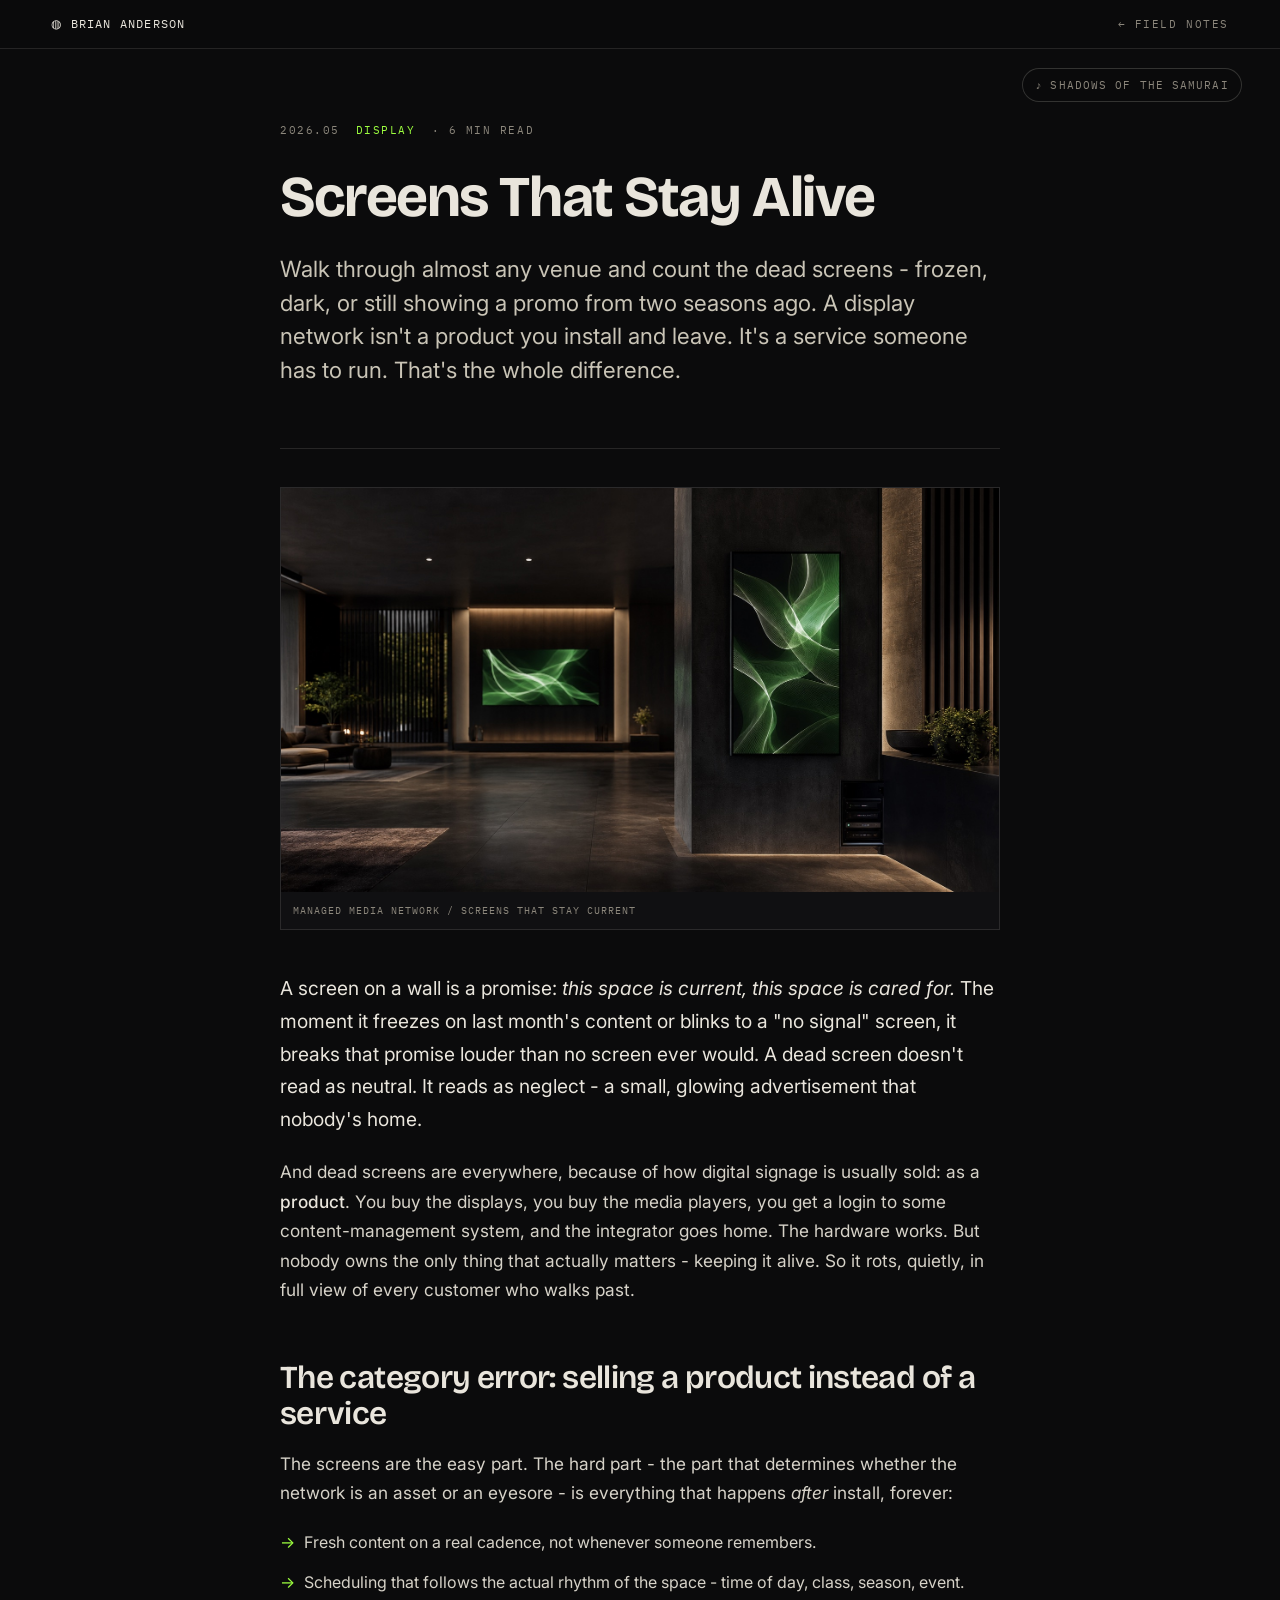
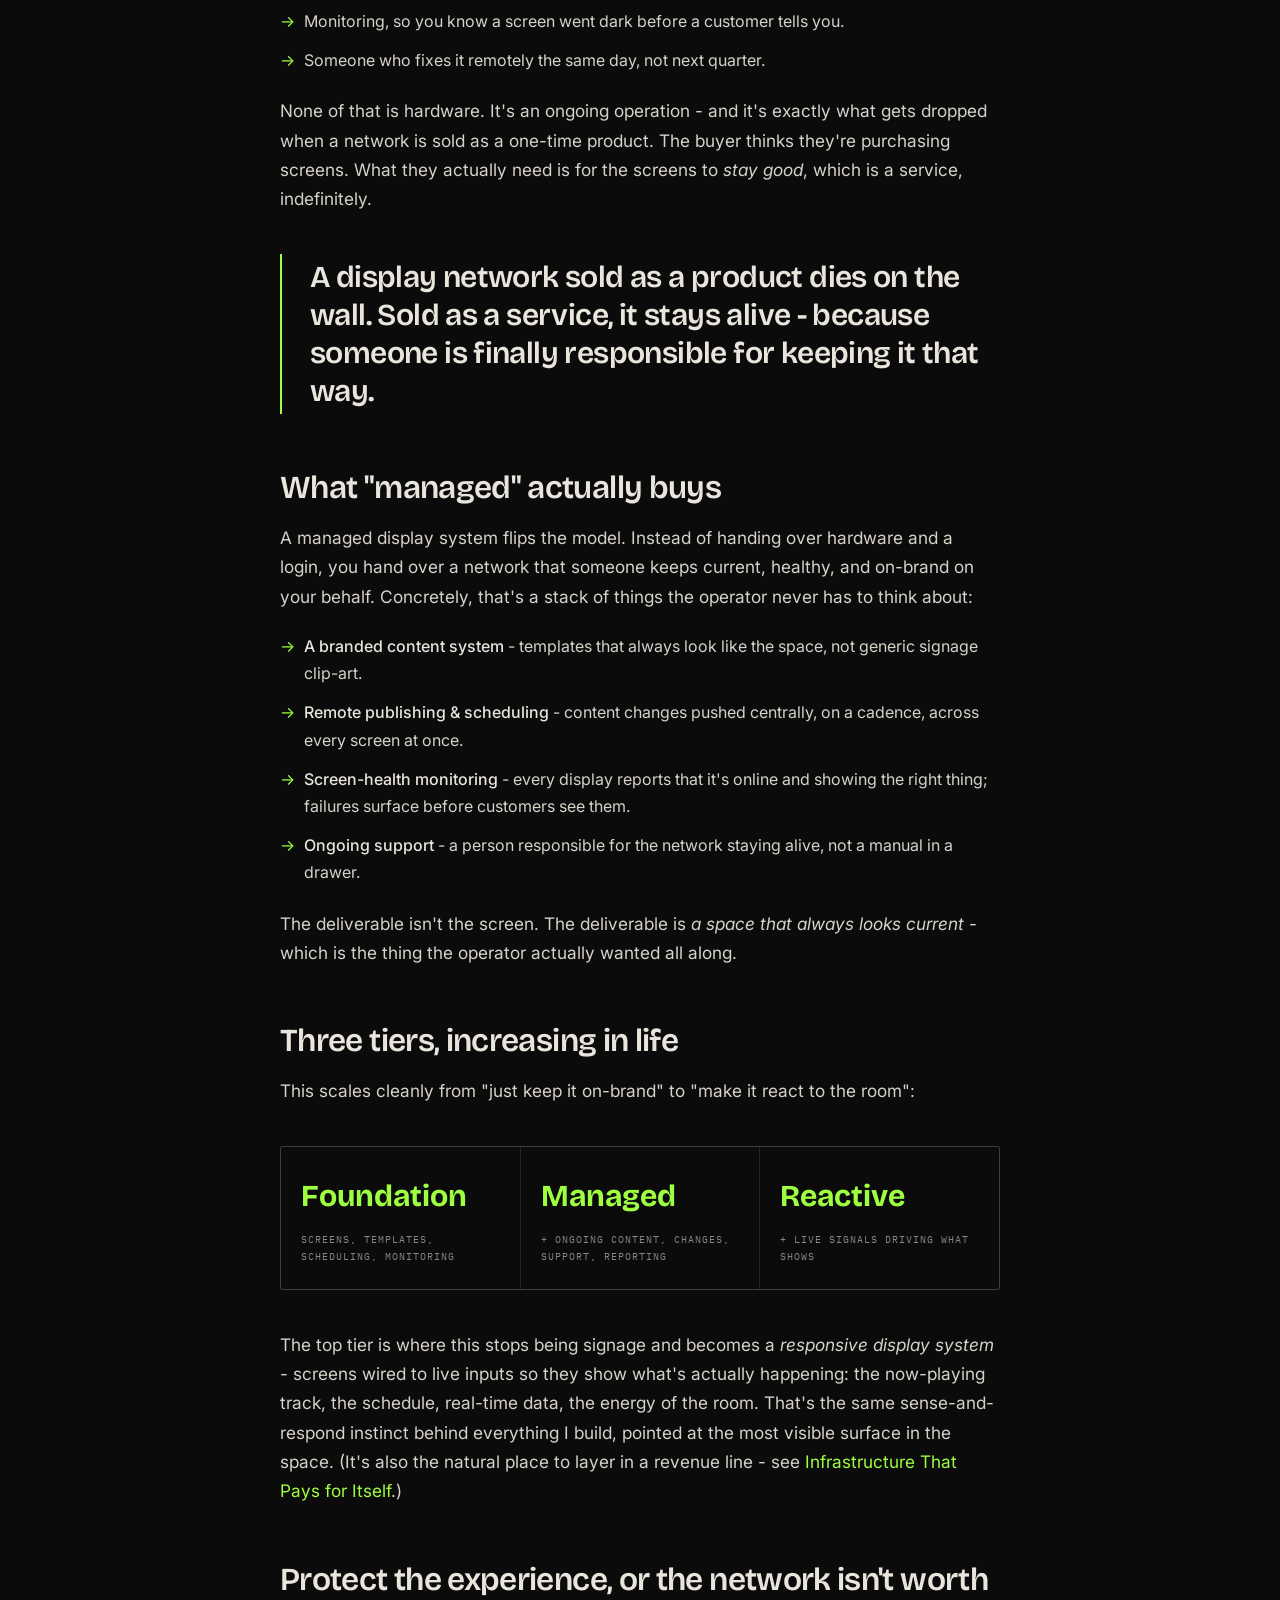
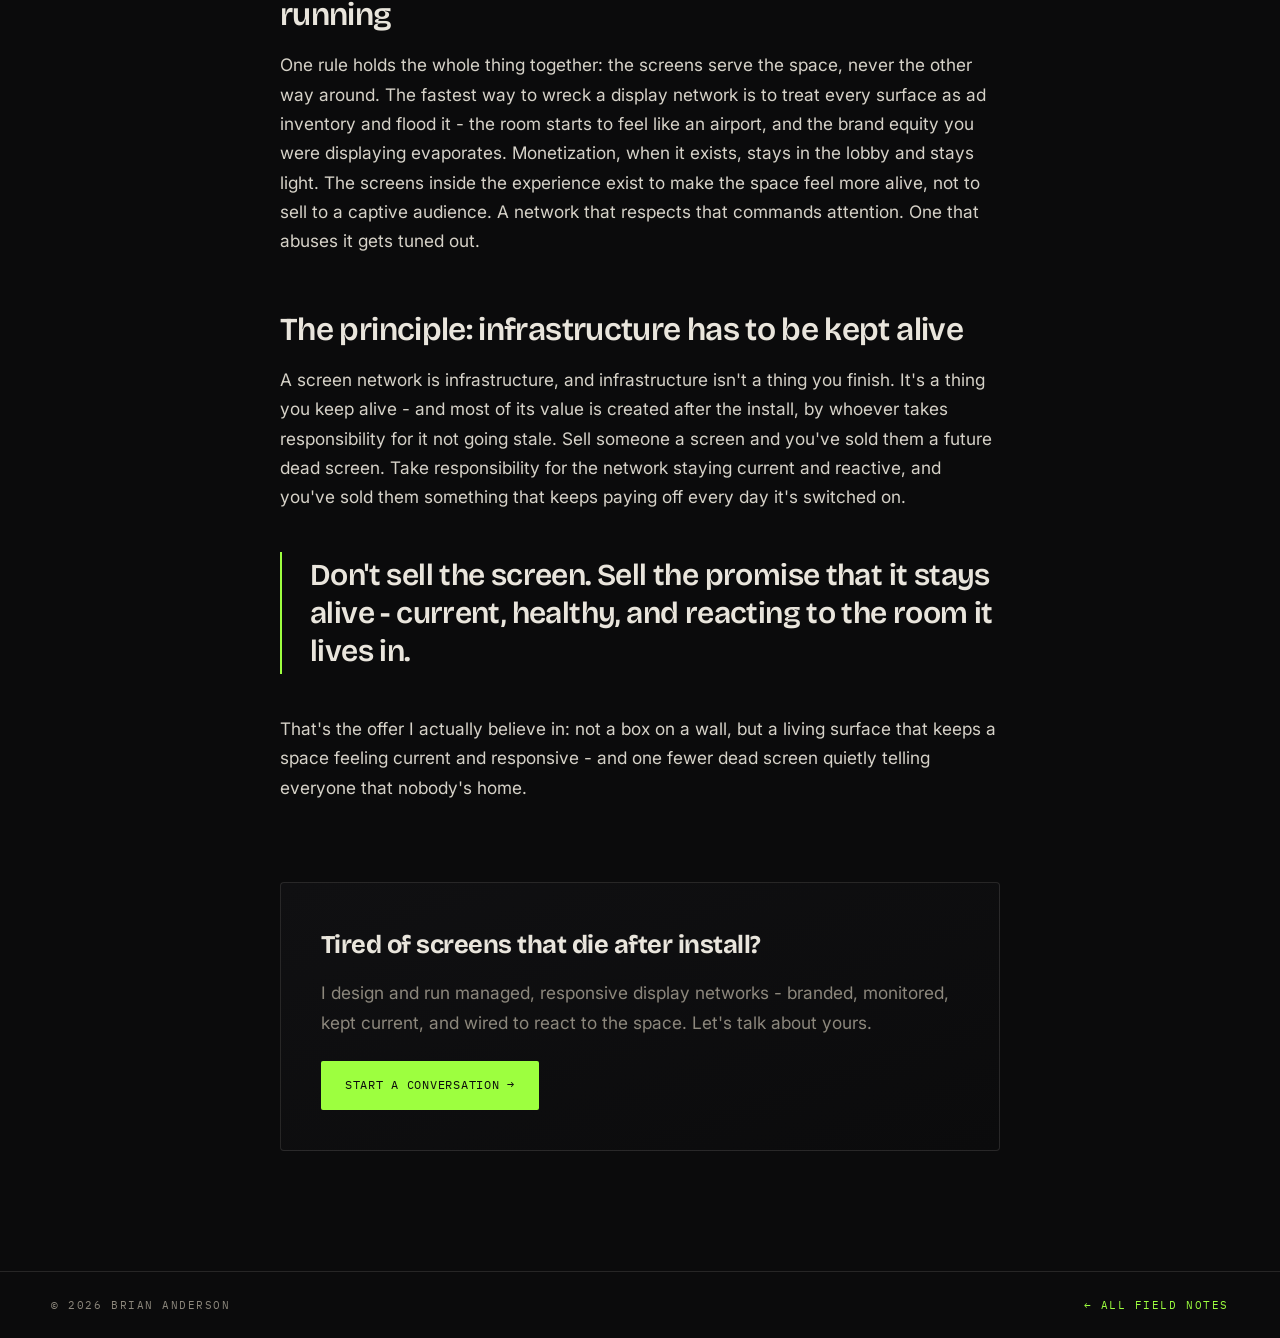
<file: notes/screens-that-stay-alive.html>
<!DOCTYPE html>
<html lang="en">
<head>
<meta charset="UTF-8" />
<meta name="viewport" content="width=device-width, initial-scale=1.0" />
<title>Screens That Stay Alive - Brian Anderson</title>
<meta name="description" content="Most venue screens are quietly dead - frozen, off, or showing last season's content. A screen network isn't a product you install; it's a service someone has to run. Here's the case for managed, responsive display systems." />
<link rel="canonical" href="https://experientialportfolio.vercel.app/notes/screens-that-stay-alive.html" />
<meta property="og:type" content="article" />
<meta property="og:title" content="Screens That Stay Alive" />
<meta property="og:description" content="Why a digital display network is a service, not a product - and how managed, responsive screens keep a space current instead of rotting on the wall." />
<meta property="og:image" content="https://experientialportfolio.vercel.app/share.png" />
<meta property="article:published_time" content="2026-05-28" />
<meta property="article:author" content="Brian Anderson" />
<meta name="twitter:card" content="summary_large_image" />
<meta name="twitter:title" content="Screens That Stay Alive" />
<meta name="twitter:description" content="A display network is a service, not a product. Here's the managed model." />
<link rel="icon" href="data:image/svg+xml,%3Csvg xmlns='http://www.w3.org/2000/svg' viewBox='0 0 32 32'%3E%3Crect width='32' height='32' rx='8' fill='%239dff3f'/%3E%3Ctext x='16' y='22' text-anchor='middle' font-family='Arial' font-size='15' font-weight='700' fill='%230b0b0c'%3EBA%3C/text%3E%3C/svg%3E" />
<link rel="preconnect" href="https://fonts.googleapis.com" />
<link rel="preconnect" href="https://fonts.gstatic.com" crossorigin />
<link href="https://fonts.googleapis.com/css2?family=Bricolage+Grotesque:opsz,wght@12..96,600;12..96,700&family=IBM+Plex+Mono:wght@400;500&family=Inter:wght@400;500&display=swap" rel="stylesheet" />
<link rel="stylesheet" href="/assets/persistent-audio.css" />
<script type="module" src="/assets/persistent-navigation.mjs"></script>
<script type="application/ld+json">
{
  "@context": "https://schema.org",
  "@type": "BlogPosting",
  "headline": "Screens That Stay Alive: Why a Display Network Is a Service, Not a Product",
  "description": "The case for managed, responsive digital display systems - networks that stay current and react to the space, instead of dying on the wall after install.",
  "author": { "@type": "Person", "name": "Brian Anderson", "jobTitle": "AV Systems Engineer" },
  "datePublished": "2026-05-28",
  "articleSection": "Display",
  "keywords": "digital signage, managed display, media network, responsive display systems, content management, retail media, screen health"
}
</script>
<style>
:root{
  --ink:#0b0b0c;--fg:#e9e5dc;--bone:#c9c4b6;--mut:#8c877c;--faint:#5c584f;
  --signal:#9dff3f;--signal-dim:#4f8f20;--signal-bright:#bcff73;--line:rgba(233,229,220,.12);
}
*{box-sizing:border-box;margin:0;padding:0}
html{scroll-behavior:smooth}
body{background:var(--ink);color:var(--fg);font-family:'Inter',system-ui,sans-serif;line-height:1.7;-webkit-font-smoothing:antialiased}
.mono{font-family:'IBM Plex Mono',monospace;text-transform:uppercase;letter-spacing:.14em;font-size:11px;color:var(--mut)}
a{color:var(--signal);text-decoration:none}
a:hover{text-decoration:underline}
::selection{background:var(--signal);color:#0b0b0c}
.bar{position:sticky;top:0;z-index:10;display:flex;justify-content:space-between;align-items:center;padding:14px max(20px,4vw);border-bottom:1px solid var(--line);background:rgba(11,11,12,.7);backdrop-filter:blur(10px)}
.bar a.brand{color:var(--fg);font-family:'IBM Plex Mono';font-size:12px;letter-spacing:.1em;text-transform:uppercase}
.bar a.back{color:var(--mut)}
.wrap{width:min(720px,92vw);margin:0 auto;padding:72px 0 120px}
article header{margin-bottom:56px;border-bottom:1px solid var(--line);padding-bottom:40px}
.kick{display:flex;gap:16px;align-items:center;margin-bottom:28px;flex-wrap:wrap}
.kick .cat{color:var(--signal)}
h1{font-family:'Bricolage Grotesque',sans-serif;font-weight:700;font-size:clamp(2.1rem,5.5vw,3.6rem);line-height:1.04;letter-spacing:-.025em;margin-bottom:24px}
.dek{font-size:clamp(1.1rem,2.4vw,1.4rem);color:var(--bone);line-height:1.5;max-width:54ch}
.article-hero{margin:-18px 0 42px;border:1px solid var(--line);background:#101012;overflow:hidden}
.article-hero img{display:block;width:100%;aspect-ratio:16/9;object-fit:cover}
.article-hero figcaption{padding:10px 12px;color:var(--mut);font-family:'IBM Plex Mono';font-size:10px;letter-spacing:.1em;text-transform:uppercase}
article h2{font-family:'Bricolage Grotesque',sans-serif;font-weight:600;font-size:clamp(1.4rem,3vw,2rem);letter-spacing:-.02em;margin:56px 0 18px;line-height:1.1}
article p{margin-bottom:22px;color:#d6d2c8;font-size:1.08rem}
article p.lead{font-size:1.2rem;color:var(--fg)}
article strong{color:var(--fg);font-weight:500}
article ul{margin:0 0 22px 0;padding-left:0;list-style:none}
article li{position:relative;padding-left:24px;margin-bottom:12px;color:#d6d2c8}
article li::before{content:'→';position:absolute;left:0;color:var(--signal)}
blockquote{margin:40px 0;padding:4px 0 4px 28px;border-left:2px solid var(--signal);font-family:'Bricolage Grotesque';font-weight:600;font-size:clamp(1.3rem,3vw,1.9rem);line-height:1.25;letter-spacing:-.02em;color:var(--fg)}
.stat-band{display:grid;grid-template-columns:repeat(3,1fr);gap:1px;background:var(--line);border:1px solid var(--line);margin:40px 0;border-radius:3px;overflow:hidden}
.stat-band .s{background:var(--ink);padding:24px 20px}
.stat-band .s .v{font-family:'Bricolage Grotesque';font-weight:700;font-size:1.9rem;color:var(--signal)}
.stat-band .s .k{font-family:'IBM Plex Mono';font-size:10px;letter-spacing:.1em;text-transform:uppercase;color:var(--mut);margin-top:8px}
@media(max-width:620px){.stat-band{grid-template-columns:1fr}}
.cta{margin-top:80px;border:1px solid var(--line);border-radius:4px;padding:40px;background:linear-gradient(160deg,#101012,#0b0b0c)}
.cta h3{font-family:'Bricolage Grotesque';font-weight:700;font-size:1.6rem;margin-bottom:12px;letter-spacing:-.02em}
.cta p{color:var(--mut);margin-bottom:24px}
.cta a.btn{display:inline-flex;align-items:center;gap:8px;background:var(--signal);color:#0b0b0c;padding:14px 24px;border-radius:2px;font-family:'IBM Plex Mono';font-size:12px;letter-spacing:.06em;text-transform:uppercase}
.cta a.btn:hover{background:var(--signal-bright);text-decoration:none}
footer{border-top:1px solid var(--line);padding:24px max(20px,4vw);display:flex;justify-content:space-between;gap:12px;flex-wrap:wrap}
</style>
<script>(function(){var A={volt:['#9dff3f','#4f8f20','#bcff73'],cyan:['#38f2ff','#177f88','#89f8ff'],magenta:['#ff4fd8','#9c227f','#ff91e8'],blue:['#5d8cff','#274ca8','#9ab7ff']};try{var n=localStorage.getItem('signal-accent');if(n&&A[n]){var r=document.documentElement.style;r.setProperty('--signal',A[n][0]);r.setProperty('--signal-dim',A[n][1]);r.setProperty('--signal-bright',A[n][2]);}}catch(e){}})();</script>
</head>
<body>
<nav class="bar">
  <a class="brand" href="../index.html">◍ BRIAN ANDERSON</a>
  <a class="back mono" href="../index.html#notes">← FIELD NOTES</a>
</nav>

<div class="wrap">
<article>
  <header>
    <div class="kick mono"><span>2026.05</span><span class="cat">DISPLAY</span><span>· 6 MIN READ</span></div>
    <h1>Screens That Stay Alive</h1>
    <p class="dek">Walk through almost any venue and count the dead screens - frozen, dark, or still showing a promo from two seasons ago. A display network isn't a product you install and leave. It's a service someone has to run. That's the whole difference.</p>
  </header>
  <figure class="article-hero">
    <img src="../images/field-notes/display-network.jpg" alt="A warm dark lobby with integrated displays showing coordinated abstract green visuals" loading="eager" />
    <figcaption>Managed media network / screens that stay current</figcaption>
  </figure>

  <p class="lead">A screen on a wall is a promise: <em>this space is current, this space is cared for.</em> The moment it freezes on last month's content or blinks to a "no signal" screen, it breaks that promise louder than no screen ever would. A dead screen doesn't read as neutral. It reads as neglect - a small, glowing advertisement that nobody's home.</p>

  <p>And dead screens are everywhere, because of how digital signage is usually sold: as a <strong>product</strong>. You buy the displays, you buy the media players, you get a login to some content-management system, and the integrator goes home. The hardware works. But nobody owns the only thing that actually matters - keeping it alive. So it rots, quietly, in full view of every customer who walks past.</p>

  <h2>The category error: selling a product instead of a service</h2>

  <p>The screens are the easy part. The hard part - the part that determines whether the network is an asset or an eyesore - is everything that happens <em>after</em> install, forever:</p>

  <ul>
    <li>Fresh content on a real cadence, not whenever someone remembers.</li>
    <li>Scheduling that follows the actual rhythm of the space - time of day, class, season, event.</li>
    <li>Monitoring, so you know a screen went dark before a customer tells you.</li>
    <li>Someone who fixes it remotely the same day, not next quarter.</li>
  </ul>

  <p>None of that is hardware. It's an ongoing operation - and it's exactly what gets dropped when a network is sold as a one-time product. The buyer thinks they're purchasing screens. What they actually need is for the screens to <em>stay good</em>, which is a service, indefinitely.</p>

  <blockquote>A display network sold as a product dies on the wall. Sold as a service, it stays alive - because someone is finally responsible for keeping it that way.</blockquote>

  <h2>What "managed" actually buys</h2>

  <p>A managed display system flips the model. Instead of handing over hardware and a login, you hand over a network that someone keeps current, healthy, and on-brand on your behalf. Concretely, that's a stack of things the operator never has to think about:</p>

  <ul>
    <li><strong>A branded content system</strong> - templates that always look like the space, not generic signage clip-art.</li>
    <li><strong>Remote publishing &amp; scheduling</strong> - content changes pushed centrally, on a cadence, across every screen at once.</li>
    <li><strong>Screen-health monitoring</strong> - every display reports that it's online and showing the right thing; failures surface before customers see them.</li>
    <li><strong>Ongoing support</strong> - a person responsible for the network staying alive, not a manual in a drawer.</li>
  </ul>

  <p>The deliverable isn't the screen. The deliverable is <em>a space that always looks current</em> - which is the thing the operator actually wanted all along.</p>

  <h2>Three tiers, increasing in life</h2>

  <p>This scales cleanly from "just keep it on-brand" to "make it react to the room":</p>

  <div class="stat-band">
    <div class="s"><div class="v">Foundation</div><div class="k">screens, templates, scheduling, monitoring</div></div>
    <div class="s"><div class="v">Managed</div><div class="k">+ ongoing content, changes, support, reporting</div></div>
    <div class="s"><div class="v">Reactive</div><div class="k">+ live signals driving what shows</div></div>
  </div>

  <p>The top tier is where this stops being signage and becomes a <em>responsive display system</em> - screens wired to live inputs so they show what's actually happening: the now-playing track, the schedule, real-time data, the energy of the room. That's the same sense-and-respond instinct behind everything I build, pointed at the most visible surface in the space. (It's also the natural place to layer in a revenue line - see <a href="infrastructure-that-pays-for-itself.html">Infrastructure That Pays for Itself</a>.)</p>

  <h2>Protect the experience, or the network isn't worth running</h2>

  <p>One rule holds the whole thing together: the screens serve the space, never the other way around. The fastest way to wreck a display network is to treat every surface as ad inventory and flood it - the room starts to feel like an airport, and the brand equity you were displaying evaporates. Monetization, when it exists, stays in the lobby and stays light. The screens inside the experience exist to make the space feel more alive, not to sell to a captive audience. A network that respects that commands attention. One that abuses it gets tuned out.</p>

  <h2>The principle: infrastructure has to be kept alive</h2>

  <p>A screen network is infrastructure, and infrastructure isn't a thing you finish. It's a thing you keep alive - and most of its value is created after the install, by whoever takes responsibility for it not going stale. Sell someone a screen and you've sold them a future dead screen. Take responsibility for the network staying current and reactive, and you've sold them something that keeps paying off every day it's switched on.</p>

  <blockquote>Don't sell the screen. Sell the promise that it stays alive - current, healthy, and reacting to the room it lives in.</blockquote>

  <p>That's the offer I actually believe in: not a box on a wall, but a living surface that keeps a space feeling current and responsive - and one fewer dead screen quietly telling everyone that nobody's home.</p>

  <div class="cta">
    <h3>Tired of screens that die after install?</h3>
    <p>I design and run managed, responsive display networks - branded, monitored, kept current, and wired to react to the space. Let's talk about yours.</p>
    <a class="btn" href="../index.html#contact">Start a conversation →</a>
  </div>
</article>
</div>

<footer class="mono">
  <span>© 2026 BRIAN ANDERSON</span>
  <a href="../index.html#notes">← ALL FIELD NOTES</a>
</footer>
</body>
</html>
</file>
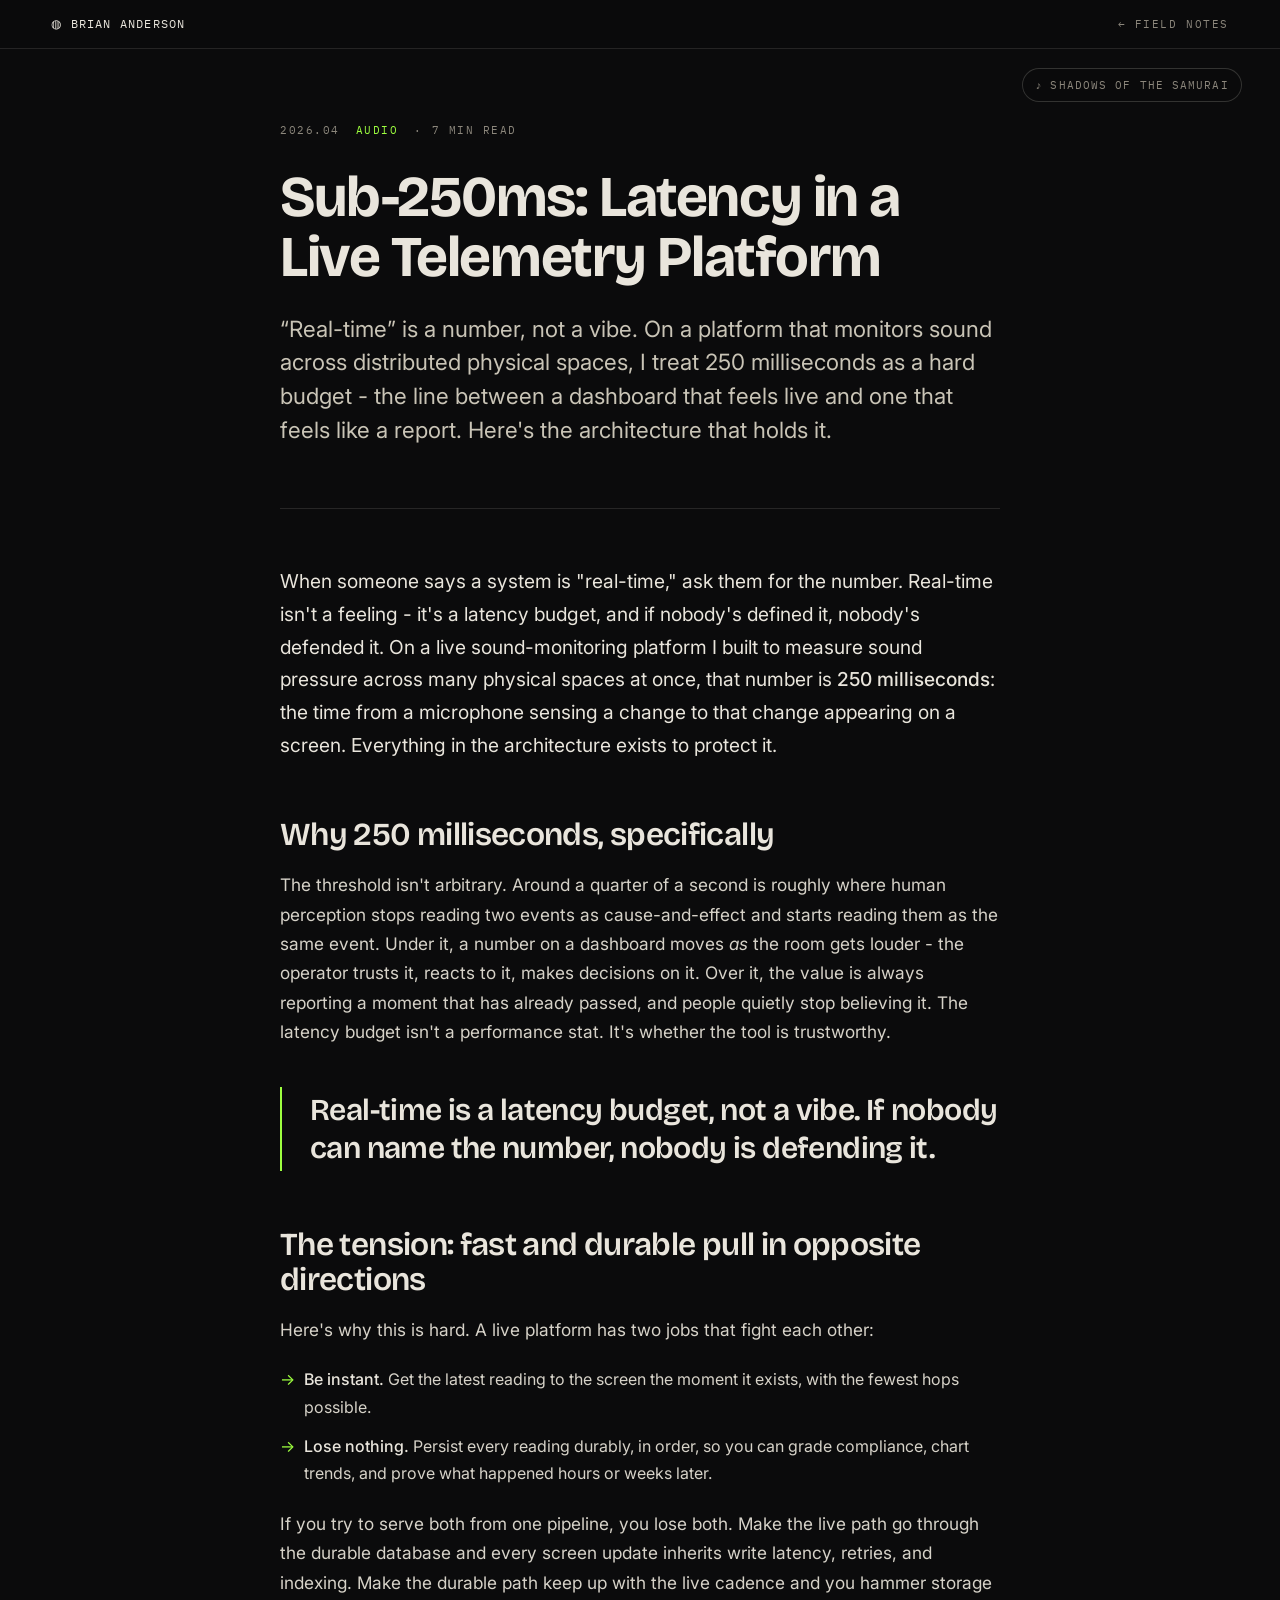
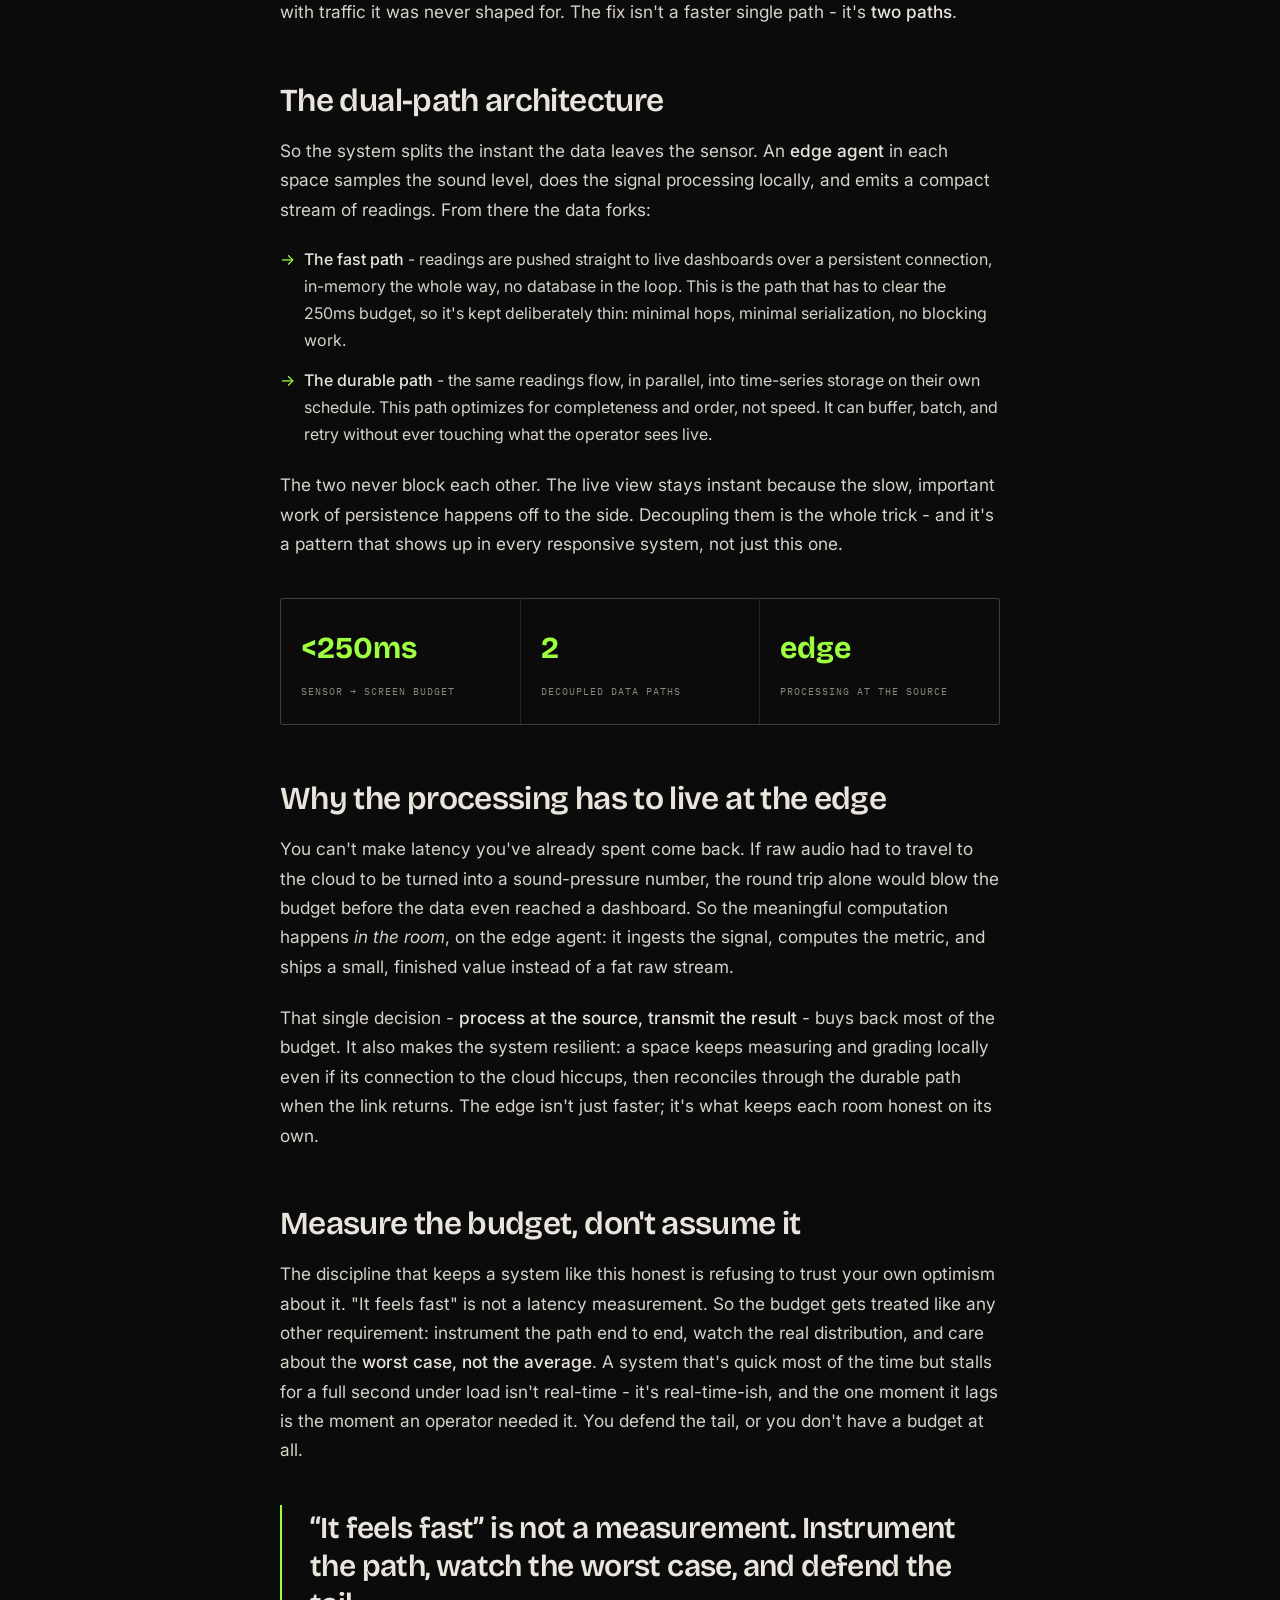
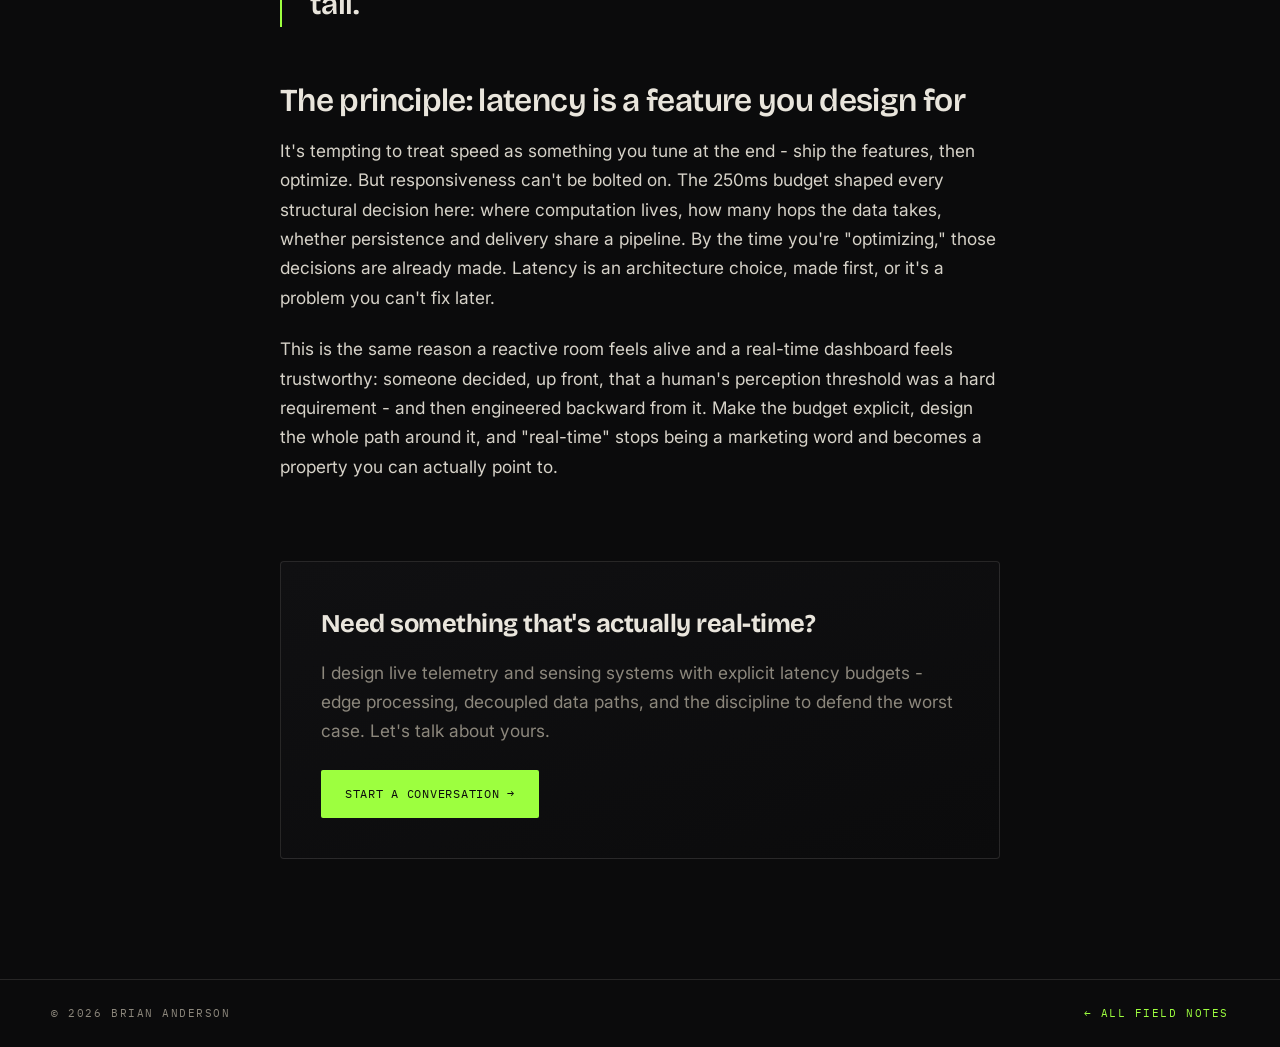
<file: notes/sub-250ms-latency-in-a-live-telemetry-platform.html>
<!DOCTYPE html>
<html lang="en">
<head>
<meta charset="UTF-8" />
<meta name="viewport" content="width=device-width, initial-scale=1.0" />
<title>Sub-250ms: Latency in a Live Telemetry Platform - Brian Anderson</title>
<meta name="description" content="“Real-time” is a number, not a vibe. Here's the dual-path architecture behind a live sound-monitoring platform that keeps sensor-to-screen latency under 250 milliseconds across distributed physical spaces - and why that threshold is the whole product." />
<link rel="canonical" href="https://experientialportfolio.vercel.app/notes/sub-250ms-latency-in-a-live-telemetry-platform.html" />
<meta property="og:type" content="article" />
<meta property="og:title" content="Sub-250ms: Latency in a Live Telemetry Platform" />
<meta property="og:description" content="The dual-path architecture behind a real-time sound-monitoring platform - and why the latency budget is the product." />
<meta property="og:image" content="https://experientialportfolio.vercel.app/share.png" />
<meta property="article:published_time" content="2026-04-16" />
<meta property="article:author" content="Brian Anderson" />
<meta name="twitter:card" content="summary_large_image" />
<meta name="twitter:title" content="Sub-250ms: Latency in a Live Telemetry Platform" />
<meta name="twitter:description" content="Why a few hundred milliseconds is the whole product in real-time telemetry." />
<link rel="icon" href="data:image/svg+xml,%3Csvg xmlns='http://www.w3.org/2000/svg' viewBox='0 0 32 32'%3E%3Crect width='32' height='32' rx='8' fill='%239dff3f'/%3E%3Ctext x='16' y='22' text-anchor='middle' font-family='Arial' font-size='15' font-weight='700' fill='%230b0b0c'%3EBA%3C/text%3E%3C/svg%3E" />
<link rel="preconnect" href="https://fonts.googleapis.com" />
<link rel="preconnect" href="https://fonts.gstatic.com" crossorigin />
<link href="https://fonts.googleapis.com/css2?family=Bricolage+Grotesque:opsz,wght@12..96,600;12..96,700&family=IBM+Plex+Mono:wght@400;500&family=Inter:wght@400;500&display=swap" rel="stylesheet" />
<link rel="stylesheet" href="/assets/persistent-audio.css" />
<script type="module" src="/assets/persistent-navigation.mjs"></script>
<script type="application/ld+json">
{
  "@context": "https://schema.org",
  "@type": "BlogPosting",
  "headline": "Sub-250ms: Latency in a Live Telemetry Platform",
  "description": "The dual-path streaming architecture behind a real-time sound-monitoring platform that keeps sensor-to-screen latency under 250 milliseconds across distributed spaces.",
  "author": { "@type": "Person", "name": "Brian Anderson", "jobTitle": "AV Systems Engineer" },
  "datePublished": "2026-04-16",
  "articleSection": "Audio",
  "keywords": "real-time telemetry, latency, edge computing, streaming architecture, SPL monitoring, sound pressure level, time-series, WebSocket, IoT"
}
</script>
<style>
:root{
  --ink:#0b0b0c;--fg:#e9e5dc;--bone:#c9c4b6;--mut:#8c877c;--faint:#5c584f;
  --signal:#9dff3f;--signal-dim:#4f8f20;--signal-bright:#bcff73;--line:rgba(233,229,220,.12);
}
*{box-sizing:border-box;margin:0;padding:0}
html{scroll-behavior:smooth}
body{background:var(--ink);color:var(--fg);font-family:'Inter',system-ui,sans-serif;line-height:1.7;-webkit-font-smoothing:antialiased}
.mono{font-family:'IBM Plex Mono',monospace;text-transform:uppercase;letter-spacing:.14em;font-size:11px;color:var(--mut)}
a{color:var(--signal);text-decoration:none}
a:hover{text-decoration:underline}
::selection{background:var(--signal);color:#0b0b0c}
.bar{position:sticky;top:0;z-index:10;display:flex;justify-content:space-between;align-items:center;padding:14px max(20px,4vw);border-bottom:1px solid var(--line);background:rgba(11,11,12,.7);backdrop-filter:blur(10px)}
.bar a.brand{color:var(--fg);font-family:'IBM Plex Mono';font-size:12px;letter-spacing:.1em;text-transform:uppercase}
.bar a.back{color:var(--mut)}
.wrap{width:min(720px,92vw);margin:0 auto;padding:72px 0 120px}
article header{margin-bottom:56px;border-bottom:1px solid var(--line);padding-bottom:40px}
.kick{display:flex;gap:16px;align-items:center;margin-bottom:28px;flex-wrap:wrap}
.kick .cat{color:var(--signal)}
h1{font-family:'Bricolage Grotesque',sans-serif;font-weight:700;font-size:clamp(2.1rem,5.5vw,3.6rem);line-height:1.04;letter-spacing:-.025em;margin-bottom:24px}
.dek{font-size:clamp(1.1rem,2.4vw,1.4rem);color:var(--bone);line-height:1.5;max-width:54ch}
article h2{font-family:'Bricolage Grotesque',sans-serif;font-weight:600;font-size:clamp(1.4rem,3vw,2rem);letter-spacing:-.02em;margin:56px 0 18px;line-height:1.1}
article p{margin-bottom:22px;color:#d6d2c8;font-size:1.08rem}
article p.lead{font-size:1.2rem;color:var(--fg)}
article strong{color:var(--fg);font-weight:500}
article ul{margin:0 0 22px 0;padding-left:0;list-style:none}
article li{position:relative;padding-left:24px;margin-bottom:12px;color:#d6d2c8}
article li::before{content:'→';position:absolute;left:0;color:var(--signal)}
blockquote{margin:40px 0;padding:4px 0 4px 28px;border-left:2px solid var(--signal);font-family:'Bricolage Grotesque';font-weight:600;font-size:clamp(1.3rem,3vw,1.9rem);line-height:1.25;letter-spacing:-.02em;color:var(--fg)}
.stat-band{display:grid;grid-template-columns:repeat(3,1fr);gap:1px;background:var(--line);border:1px solid var(--line);margin:40px 0;border-radius:3px;overflow:hidden}
.stat-band .s{background:var(--ink);padding:24px 20px}
.stat-band .s .v{font-family:'Bricolage Grotesque';font-weight:700;font-size:1.9rem;color:var(--signal)}
.stat-band .s .k{font-family:'IBM Plex Mono';font-size:10px;letter-spacing:.1em;text-transform:uppercase;color:var(--mut);margin-top:8px}
@media(max-width:620px){.stat-band{grid-template-columns:1fr}}
.cta{margin-top:80px;border:1px solid var(--line);border-radius:4px;padding:40px;background:linear-gradient(160deg,#101012,#0b0b0c)}
.cta h3{font-family:'Bricolage Grotesque';font-weight:700;font-size:1.6rem;margin-bottom:12px;letter-spacing:-.02em}
.cta p{color:var(--mut);margin-bottom:24px}
.cta a.btn{display:inline-flex;align-items:center;gap:8px;background:var(--signal);color:#0b0b0c;padding:14px 24px;border-radius:2px;font-family:'IBM Plex Mono';font-size:12px;letter-spacing:.06em;text-transform:uppercase}
.cta a.btn:hover{background:var(--signal-bright);text-decoration:none}
footer{border-top:1px solid var(--line);padding:24px max(20px,4vw);display:flex;justify-content:space-between;gap:12px;flex-wrap:wrap}
</style>
<script>(function(){var A={volt:['#9dff3f','#4f8f20','#bcff73'],cyan:['#38f2ff','#177f88','#89f8ff'],magenta:['#ff4fd8','#9c227f','#ff91e8'],blue:['#5d8cff','#274ca8','#9ab7ff']};try{var n=localStorage.getItem('signal-accent');if(n&&A[n]){var r=document.documentElement.style;r.setProperty('--signal',A[n][0]);r.setProperty('--signal-dim',A[n][1]);r.setProperty('--signal-bright',A[n][2]);}}catch(e){}})();</script>
</head>
<body>
<nav class="bar">
  <a class="brand" href="../index.html">◍ BRIAN ANDERSON</a>
  <a class="back mono" href="../index.html#notes">← FIELD NOTES</a>
</nav>

<div class="wrap">
<article>
  <header>
    <div class="kick mono"><span>2026.04</span><span class="cat">AUDIO</span><span>· 7 MIN READ</span></div>
    <h1>Sub-250ms: Latency in a Live Telemetry Platform</h1>
    <p class="dek">“Real-time” is a number, not a vibe. On a platform that monitors sound across distributed physical spaces, I treat 250 milliseconds as a hard budget - the line between a dashboard that feels live and one that feels like a report. Here's the architecture that holds it.</p>
  </header>

  <p class="lead">When someone says a system is "real-time," ask them for the number. Real-time isn't a feeling - it's a latency budget, and if nobody's defined it, nobody's defended it. On a live sound-monitoring platform I built to measure sound pressure across many physical spaces at once, that number is <strong>250 milliseconds</strong>: the time from a microphone sensing a change to that change appearing on a screen. Everything in the architecture exists to protect it.</p>

  <h2>Why 250 milliseconds, specifically</h2>

  <p>The threshold isn't arbitrary. Around a quarter of a second is roughly where human perception stops reading two events as cause-and-effect and starts reading them as the same event. Under it, a number on a dashboard moves <em>as</em> the room gets louder - the operator trusts it, reacts to it, makes decisions on it. Over it, the value is always reporting a moment that has already passed, and people quietly stop believing it. The latency budget isn't a performance stat. It's whether the tool is trustworthy.</p>

  <blockquote>Real-time is a latency budget, not a vibe. If nobody can name the number, nobody is defending it.</blockquote>

  <h2>The tension: fast and durable pull in opposite directions</h2>

  <p>Here's why this is hard. A live platform has two jobs that fight each other:</p>

  <ul>
    <li><strong>Be instant.</strong> Get the latest reading to the screen the moment it exists, with the fewest hops possible.</li>
    <li><strong>Lose nothing.</strong> Persist every reading durably, in order, so you can grade compliance, chart trends, and prove what happened hours or weeks later.</li>
  </ul>

  <p>If you try to serve both from one pipeline, you lose both. Make the live path go through the durable database and every screen update inherits write latency, retries, and indexing. Make the durable path keep up with the live cadence and you hammer storage with traffic it was never shaped for. The fix isn't a faster single path - it's <strong>two paths</strong>.</p>

  <h2>The dual-path architecture</h2>

  <p>So the system splits the instant the data leaves the sensor. An <strong>edge agent</strong> in each space samples the sound level, does the signal processing locally, and emits a compact stream of readings. From there the data forks:</p>

  <ul>
    <li><strong>The fast path</strong> - readings are pushed straight to live dashboards over a persistent connection, in-memory the whole way, no database in the loop. This is the path that has to clear the 250ms budget, so it's kept deliberately thin: minimal hops, minimal serialization, no blocking work.</li>
    <li><strong>The durable path</strong> - the same readings flow, in parallel, into time-series storage on their own schedule. This path optimizes for completeness and order, not speed. It can buffer, batch, and retry without ever touching what the operator sees live.</li>
  </ul>

  <p>The two never block each other. The live view stays instant because the slow, important work of persistence happens off to the side. Decoupling them is the whole trick - and it's a pattern that shows up in every responsive system, not just this one.</p>

  <div class="stat-band">
    <div class="s"><div class="v">&lt;250ms</div><div class="k">sensor → screen budget</div></div>
    <div class="s"><div class="v">2</div><div class="k">decoupled data paths</div></div>
    <div class="s"><div class="v">edge</div><div class="k">processing at the source</div></div>
  </div>

  <h2>Why the processing has to live at the edge</h2>

  <p>You can't make latency you've already spent come back. If raw audio had to travel to the cloud to be turned into a sound-pressure number, the round trip alone would blow the budget before the data even reached a dashboard. So the meaningful computation happens <em>in the room</em>, on the edge agent: it ingests the signal, computes the metric, and ships a small, finished value instead of a fat raw stream.</p>

  <p>That single decision - <strong>process at the source, transmit the result</strong> - buys back most of the budget. It also makes the system resilient: a space keeps measuring and grading locally even if its connection to the cloud hiccups, then reconciles through the durable path when the link returns. The edge isn't just faster; it's what keeps each room honest on its own.</p>

  <h2>Measure the budget, don't assume it</h2>

  <p>The discipline that keeps a system like this honest is refusing to trust your own optimism about it. "It feels fast" is not a latency measurement. So the budget gets treated like any other requirement: instrument the path end to end, watch the real distribution, and care about the <strong>worst case, not the average</strong>. A system that's quick most of the time but stalls for a full second under load isn't real-time - it's real-time-ish, and the one moment it lags is the moment an operator needed it. You defend the tail, or you don't have a budget at all.</p>

  <blockquote>“It feels fast” is not a measurement. Instrument the path, watch the worst case, and defend the tail.</blockquote>

  <h2>The principle: latency is a feature you design for</h2>

  <p>It's tempting to treat speed as something you tune at the end - ship the features, then optimize. But responsiveness can't be bolted on. The 250ms budget shaped every structural decision here: where computation lives, how many hops the data takes, whether persistence and delivery share a pipeline. By the time you're "optimizing," those decisions are already made. Latency is an architecture choice, made first, or it's a problem you can't fix later.</p>

  <p>This is the same reason a reactive room feels alive and a real-time dashboard feels trustworthy: someone decided, up front, that a human's perception threshold was a hard requirement - and then engineered backward from it. Make the budget explicit, design the whole path around it, and "real-time" stops being a marketing word and becomes a property you can actually point to.</p>

  <div class="cta">
    <h3>Need something that's actually real-time?</h3>
    <p>I design live telemetry and sensing systems with explicit latency budgets - edge processing, decoupled data paths, and the discipline to defend the worst case. Let's talk about yours.</p>
    <a class="btn" href="../index.html#contact">Start a conversation →</a>
  </div>
</article>
</div>

<footer class="mono">
  <span>© 2026 BRIAN ANDERSON</span>
  <a href="../index.html#notes">← ALL FIELD NOTES</a>
</footer>
</body>
</html>
</file>
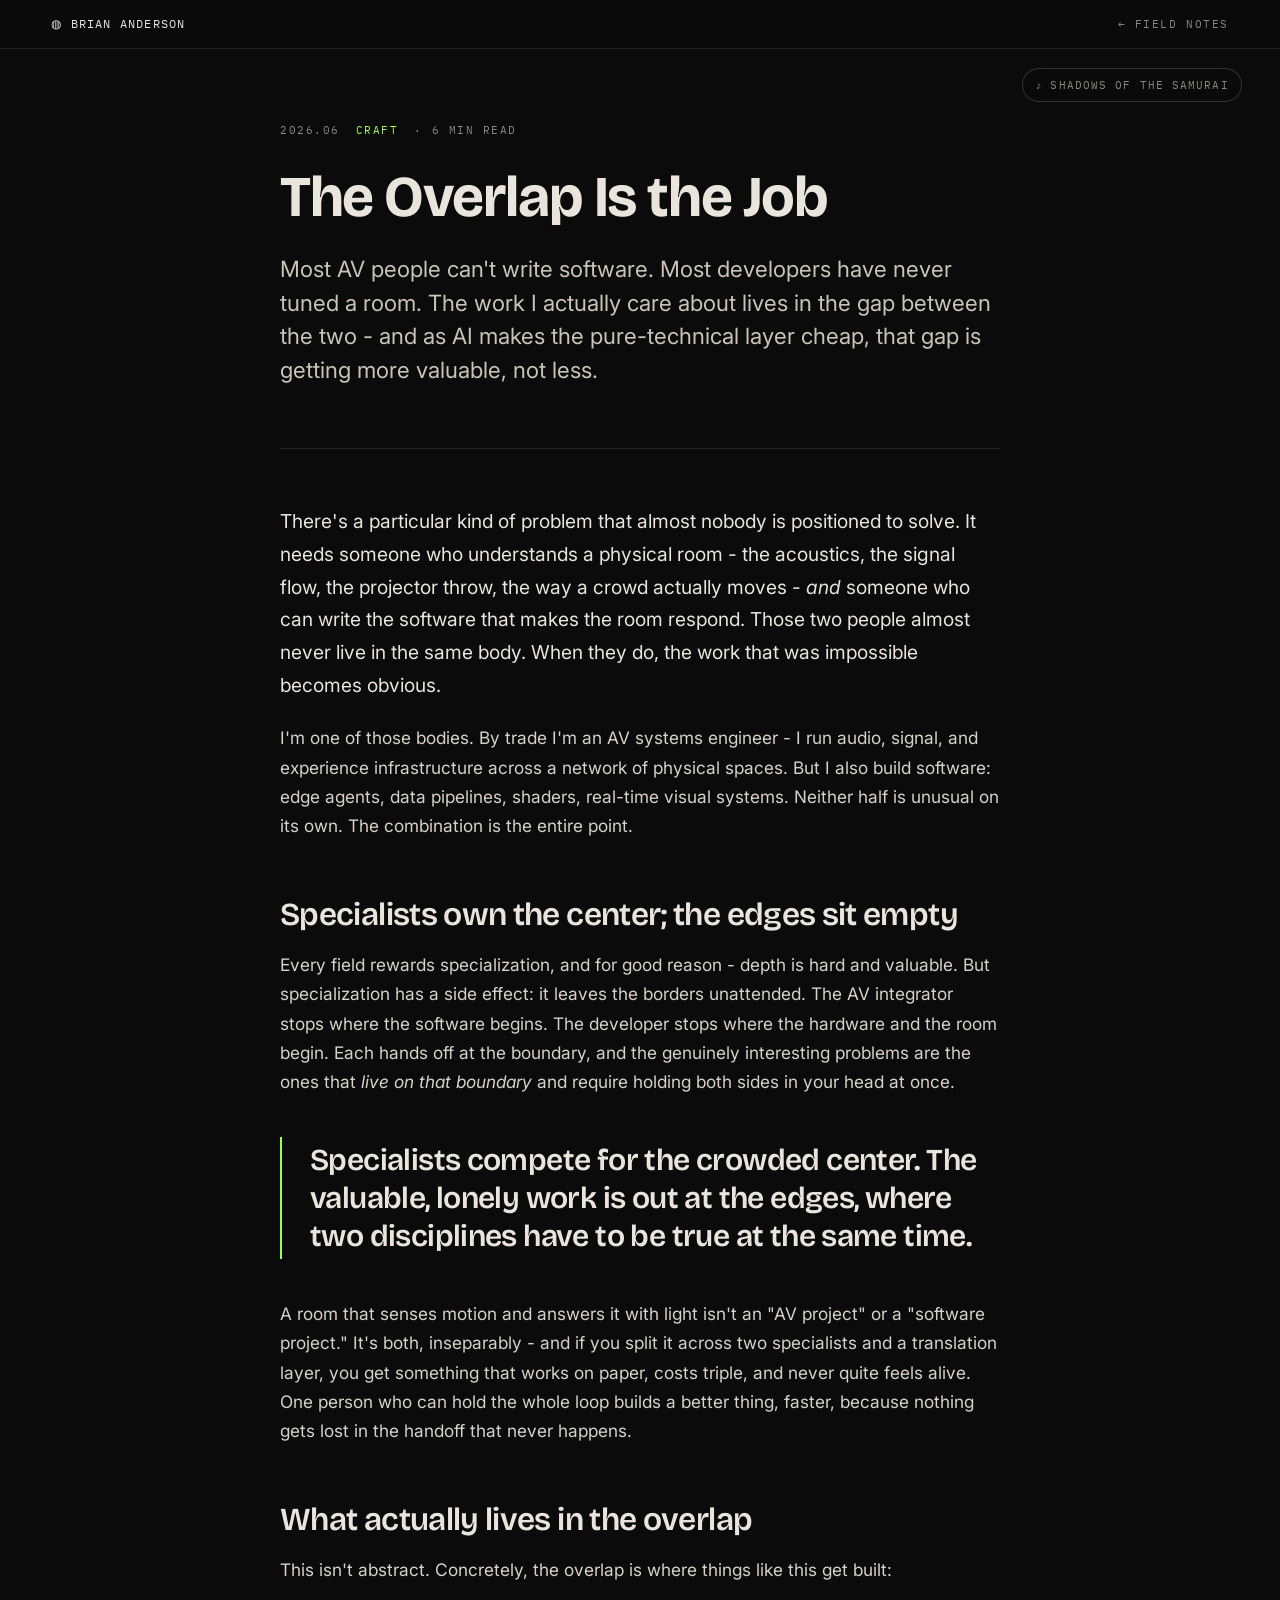
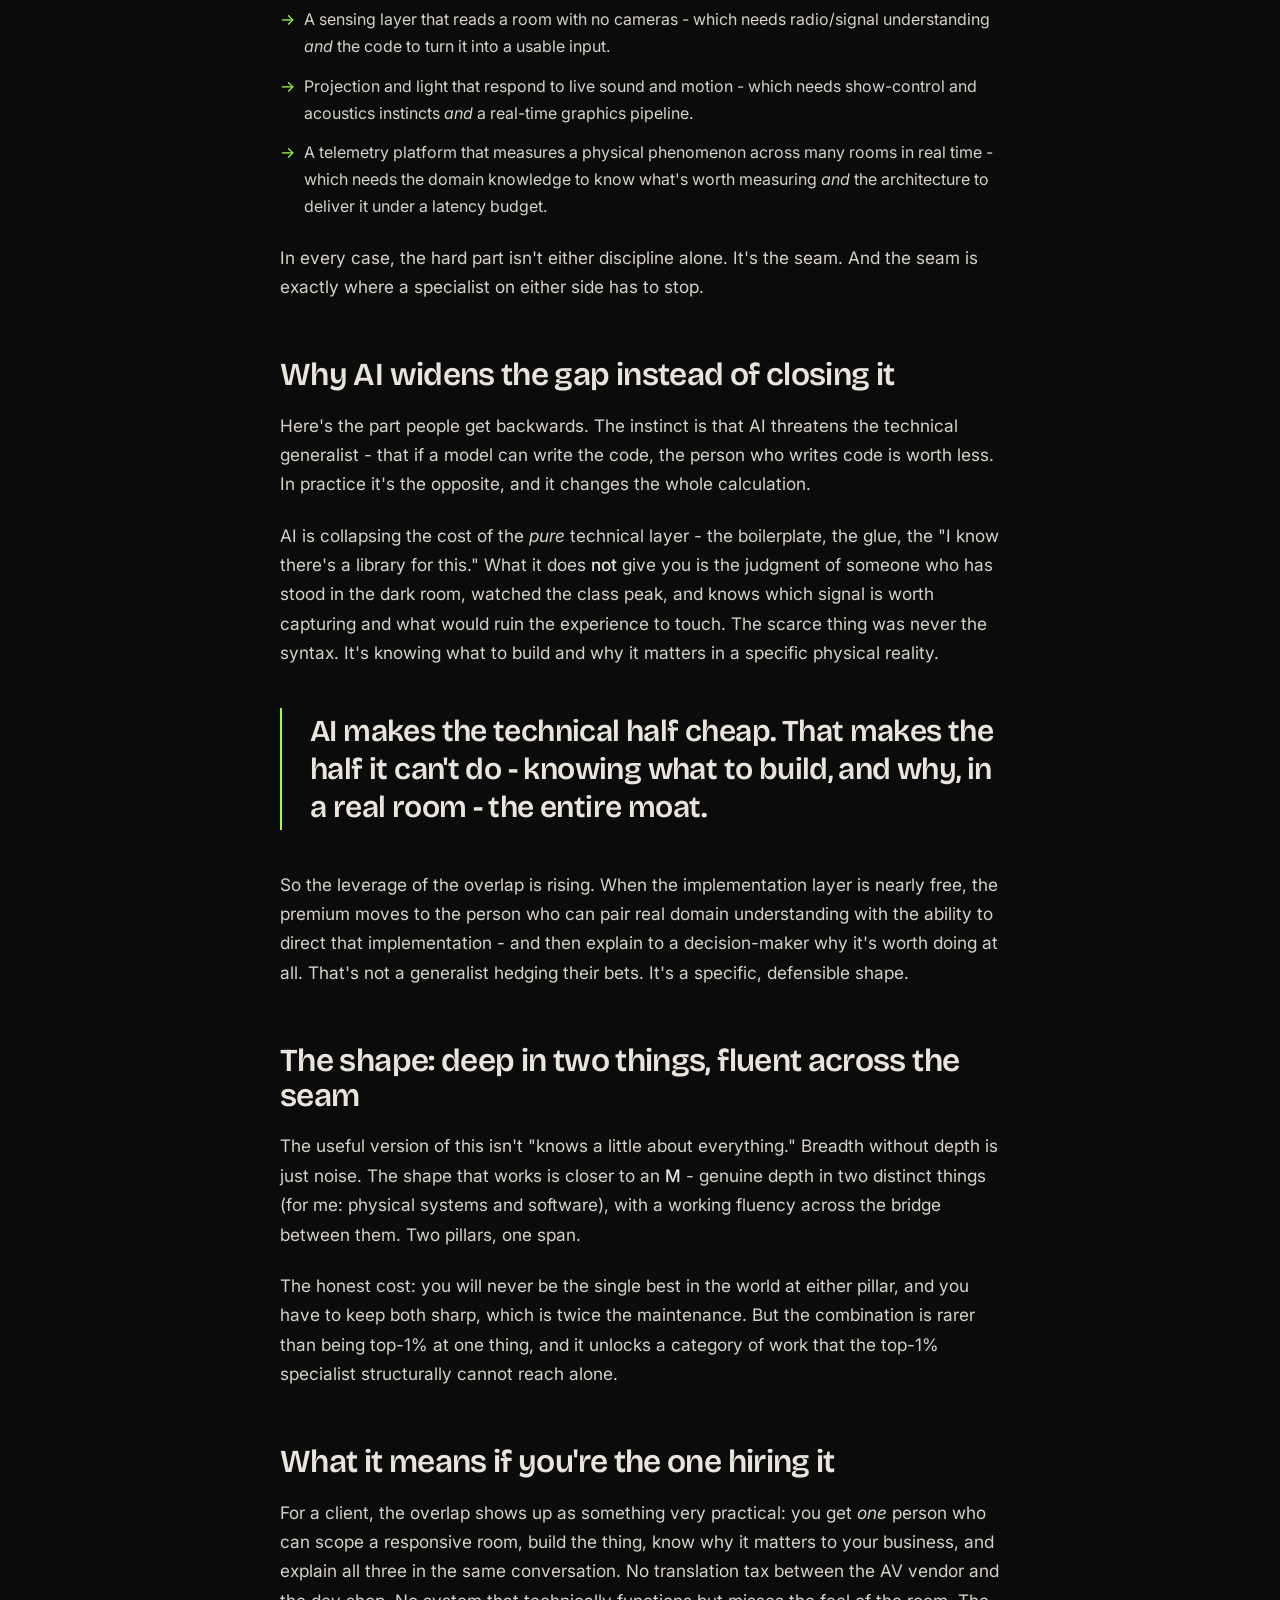
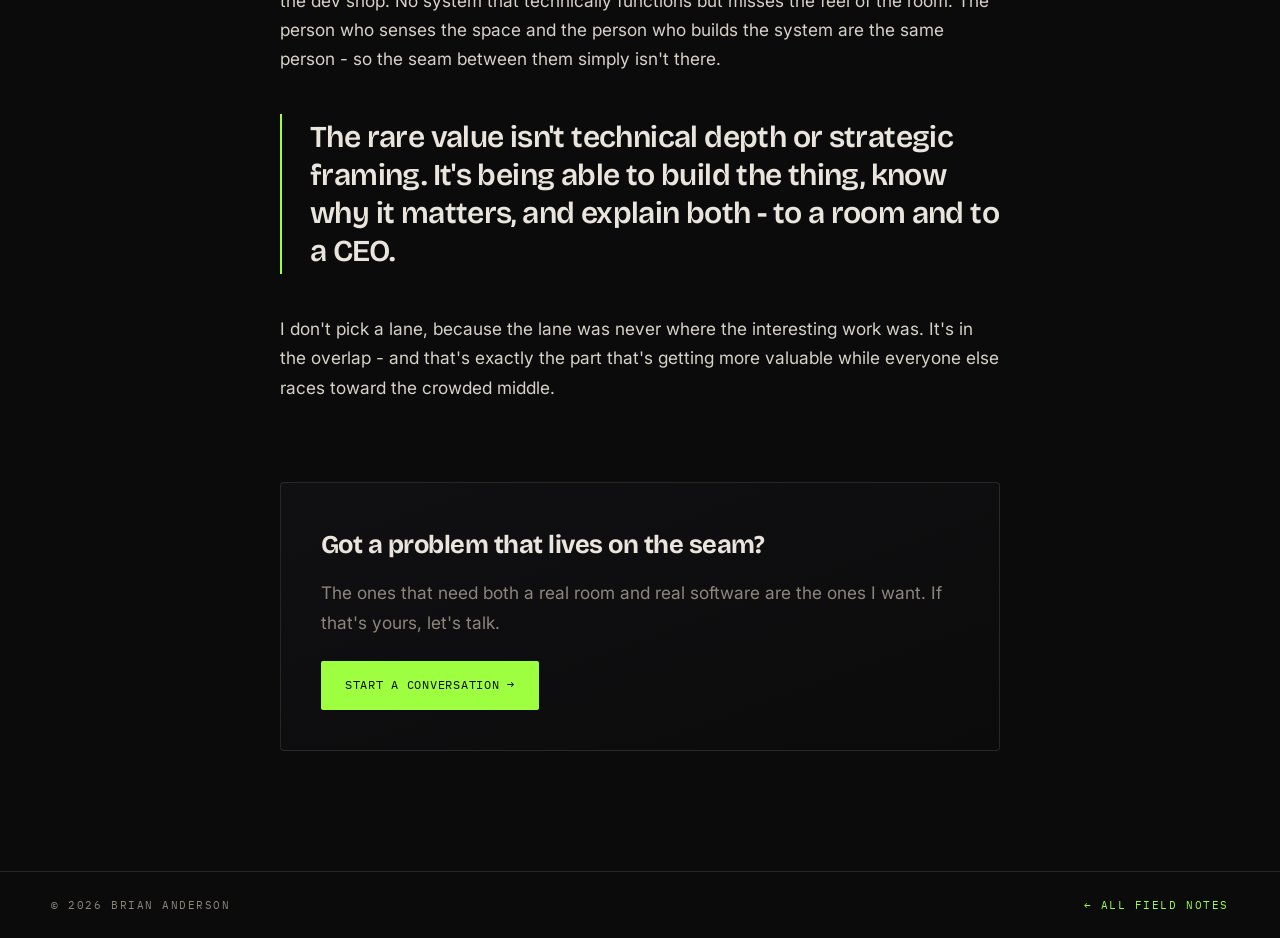
<file: notes/the-overlap-is-the-job.html>
<!DOCTYPE html>
<html lang="en">
<head>
<meta charset="UTF-8" />
<meta name="viewport" content="width=device-width, initial-scale=1.0" />
<title>The Overlap Is the Job - Brian Anderson</title>
<meta name="description" content="Most AV people can't write software. Most developers have never tuned a room. The work worth doing lives in the gap between the two - and as AI makes the pure-technical layer cheap, the overlap is getting more valuable, not less." />
<link rel="canonical" href="https://experientialportfolio.vercel.app/notes/the-overlap-is-the-job.html" />
<meta property="og:type" content="article" />
<meta property="og:title" content="The Overlap Is the Job" />
<meta property="og:description" content="Why the most valuable work lives between AV engineering and software - and why the gap is widening in your favor." />
<meta property="og:image" content="https://experientialportfolio.vercel.app/share.png" />
<meta property="article:published_time" content="2026-06-20" />
<meta property="article:author" content="Brian Anderson" />
<meta name="twitter:card" content="summary_large_image" />
<meta name="twitter:title" content="The Overlap Is the Job" />
<meta name="twitter:description" content="The work worth doing lives between AV engineering and software." />
<link rel="icon" href="data:image/svg+xml,%3Csvg xmlns='http://www.w3.org/2000/svg' viewBox='0 0 32 32'%3E%3Crect width='32' height='32' rx='8' fill='%239dff3f'/%3E%3Ctext x='16' y='22' text-anchor='middle' font-family='Arial' font-size='15' font-weight='700' fill='%230b0b0c'%3EBA%3C/text%3E%3C/svg%3E" />
<link rel="preconnect" href="https://fonts.googleapis.com" />
<link rel="preconnect" href="https://fonts.gstatic.com" crossorigin />
<link href="https://fonts.googleapis.com/css2?family=Bricolage+Grotesque:opsz,wght@12..96,600;12..96,700&family=IBM+Plex+Mono:wght@400;500&family=Inter:wght@400;500&display=swap" rel="stylesheet" />
<link rel="stylesheet" href="/assets/persistent-audio.css" />
<script type="module" src="/assets/persistent-navigation.mjs"></script>
<script type="application/ld+json">
{
  "@context": "https://schema.org",
  "@type": "BlogPosting",
  "headline": "The Overlap Is the Job: Why the Best Work Lives Between AV Engineering and Software",
  "description": "An argument for the M-shaped practitioner - someone with real depth in both physical systems and software - and why AI is widening the value of the overlap instead of erasing it.",
  "author": { "@type": "Person", "name": "Brian Anderson", "jobTitle": "AV Systems Engineer" },
  "datePublished": "2026-06-20",
  "articleSection": "Craft",
  "keywords": "experiential engineer, creative technologist, M-shaped, AV systems, software, interdisciplinary, responsive environments"
}
</script>
<style>
:root{
  --ink:#0b0b0c;--fg:#e9e5dc;--bone:#c9c4b6;--mut:#8c877c;--faint:#5c584f;
  --signal:#9dff3f;--signal-dim:#4f8f20;--signal-bright:#bcff73;--line:rgba(233,229,220,.12);
}
*{box-sizing:border-box;margin:0;padding:0}
html{scroll-behavior:smooth}
body{background:var(--ink);color:var(--fg);font-family:'Inter',system-ui,sans-serif;line-height:1.7;-webkit-font-smoothing:antialiased}
.mono{font-family:'IBM Plex Mono',monospace;text-transform:uppercase;letter-spacing:.14em;font-size:11px;color:var(--mut)}
a{color:var(--signal);text-decoration:none}
a:hover{text-decoration:underline}
::selection{background:var(--signal);color:#0b0b0c}
.bar{position:sticky;top:0;z-index:10;display:flex;justify-content:space-between;align-items:center;padding:14px max(20px,4vw);border-bottom:1px solid var(--line);background:rgba(11,11,12,.7);backdrop-filter:blur(10px)}
.bar a.brand{color:var(--fg);font-family:'IBM Plex Mono';font-size:12px;letter-spacing:.1em;text-transform:uppercase}
.bar a.back{color:var(--mut)}
.wrap{width:min(720px,92vw);margin:0 auto;padding:72px 0 120px}
article header{margin-bottom:56px;border-bottom:1px solid var(--line);padding-bottom:40px}
.kick{display:flex;gap:16px;align-items:center;margin-bottom:28px;flex-wrap:wrap}
.kick .cat{color:var(--signal)}
h1{font-family:'Bricolage Grotesque',sans-serif;font-weight:700;font-size:clamp(2.1rem,5.5vw,3.6rem);line-height:1.04;letter-spacing:-.025em;margin-bottom:24px}
.dek{font-size:clamp(1.1rem,2.4vw,1.4rem);color:var(--bone);line-height:1.5;max-width:54ch}
article h2{font-family:'Bricolage Grotesque',sans-serif;font-weight:600;font-size:clamp(1.4rem,3vw,2rem);letter-spacing:-.02em;margin:56px 0 18px;line-height:1.1}
article p{margin-bottom:22px;color:#d6d2c8;font-size:1.08rem}
article p.lead{font-size:1.2rem;color:var(--fg)}
article strong{color:var(--fg);font-weight:500}
article ul{margin:0 0 22px 0;padding-left:0;list-style:none}
article li{position:relative;padding-left:24px;margin-bottom:12px;color:#d6d2c8}
article li::before{content:'→';position:absolute;left:0;color:var(--signal)}
blockquote{margin:40px 0;padding:4px 0 4px 28px;border-left:2px solid var(--signal);font-family:'Bricolage Grotesque';font-weight:600;font-size:clamp(1.3rem,3vw,1.9rem);line-height:1.25;letter-spacing:-.02em;color:var(--fg)}
.stat-band{display:grid;grid-template-columns:repeat(3,1fr);gap:1px;background:var(--line);border:1px solid var(--line);margin:40px 0;border-radius:3px;overflow:hidden}
.stat-band .s{background:var(--ink);padding:24px 20px}
.stat-band .s .v{font-family:'Bricolage Grotesque';font-weight:700;font-size:1.9rem;color:var(--signal)}
.stat-band .s .k{font-family:'IBM Plex Mono';font-size:10px;letter-spacing:.1em;text-transform:uppercase;color:var(--mut);margin-top:8px}
@media(max-width:620px){.stat-band{grid-template-columns:1fr}}
.cta{margin-top:80px;border:1px solid var(--line);border-radius:4px;padding:40px;background:linear-gradient(160deg,#101012,#0b0b0c)}
.cta h3{font-family:'Bricolage Grotesque';font-weight:700;font-size:1.6rem;margin-bottom:12px;letter-spacing:-.02em}
.cta p{color:var(--mut);margin-bottom:24px}
.cta a.btn{display:inline-flex;align-items:center;gap:8px;background:var(--signal);color:#0b0b0c;padding:14px 24px;border-radius:2px;font-family:'IBM Plex Mono';font-size:12px;letter-spacing:.06em;text-transform:uppercase}
.cta a.btn:hover{background:var(--signal-bright);text-decoration:none}
footer{border-top:1px solid var(--line);padding:24px max(20px,4vw);display:flex;justify-content:space-between;gap:12px;flex-wrap:wrap}
</style>
<script>(function(){var A={volt:['#9dff3f','#4f8f20','#bcff73'],cyan:['#38f2ff','#177f88','#89f8ff'],magenta:['#ff4fd8','#9c227f','#ff91e8'],blue:['#5d8cff','#274ca8','#9ab7ff']};try{var n=localStorage.getItem('signal-accent');if(n&&A[n]){var r=document.documentElement.style;r.setProperty('--signal',A[n][0]);r.setProperty('--signal-dim',A[n][1]);r.setProperty('--signal-bright',A[n][2]);}}catch(e){}})();</script>
</head>
<body>
<nav class="bar">
  <a class="brand" href="../index.html">◍ BRIAN ANDERSON</a>
  <a class="back mono" href="../index.html#notes">← FIELD NOTES</a>
</nav>

<div class="wrap">
<article>
  <header>
    <div class="kick mono"><span>2026.06</span><span class="cat">CRAFT</span><span>· 6 MIN READ</span></div>
    <h1>The Overlap Is the Job</h1>
    <p class="dek">Most AV people can't write software. Most developers have never tuned a room. The work I actually care about lives in the gap between the two - and as AI makes the pure-technical layer cheap, that gap is getting more valuable, not less.</p>
  </header>

  <p class="lead">There's a particular kind of problem that almost nobody is positioned to solve. It needs someone who understands a physical room - the acoustics, the signal flow, the projector throw, the way a crowd actually moves - <em>and</em> someone who can write the software that makes the room respond. Those two people almost never live in the same body. When they do, the work that was impossible becomes obvious.</p>

  <p>I'm one of those bodies. By trade I'm an AV systems engineer - I run audio, signal, and experience infrastructure across a network of physical spaces. But I also build software: edge agents, data pipelines, shaders, real-time visual systems. Neither half is unusual on its own. The combination is the entire point.</p>

  <h2>Specialists own the center; the edges sit empty</h2>

  <p>Every field rewards specialization, and for good reason - depth is hard and valuable. But specialization has a side effect: it leaves the borders unattended. The AV integrator stops where the software begins. The developer stops where the hardware and the room begin. Each hands off at the boundary, and the genuinely interesting problems are the ones that <em>live on that boundary</em> and require holding both sides in your head at once.</p>

  <blockquote>Specialists compete for the crowded center. The valuable, lonely work is out at the edges, where two disciplines have to be true at the same time.</blockquote>

  <p>A room that senses motion and answers it with light isn't an "AV project" or a "software project." It's both, inseparably - and if you split it across two specialists and a translation layer, you get something that works on paper, costs triple, and never quite feels alive. One person who can hold the whole loop builds a better thing, faster, because nothing gets lost in the handoff that never happens.</p>

  <h2>What actually lives in the overlap</h2>

  <p>This isn't abstract. Concretely, the overlap is where things like this get built:</p>

  <ul>
    <li>A sensing layer that reads a room with no cameras - which needs radio/signal understanding <em>and</em> the code to turn it into a usable input.</li>
    <li>Projection and light that respond to live sound and motion - which needs show-control and acoustics instincts <em>and</em> a real-time graphics pipeline.</li>
    <li>A telemetry platform that measures a physical phenomenon across many rooms in real time - which needs the domain knowledge to know what's worth measuring <em>and</em> the architecture to deliver it under a latency budget.</li>
  </ul>

  <p>In every case, the hard part isn't either discipline alone. It's the seam. And the seam is exactly where a specialist on either side has to stop.</p>

  <h2>Why AI widens the gap instead of closing it</h2>

  <p>Here's the part people get backwards. The instinct is that AI threatens the technical generalist - that if a model can write the code, the person who writes code is worth less. In practice it's the opposite, and it changes the whole calculation.</p>

  <p>AI is collapsing the cost of the <em>pure</em> technical layer - the boilerplate, the glue, the "I know there's a library for this." What it does <strong>not</strong> give you is the judgment of someone who has stood in the dark room, watched the class peak, and knows which signal is worth capturing and what would ruin the experience to touch. The scarce thing was never the syntax. It's knowing what to build and why it matters in a specific physical reality.</p>

  <blockquote>AI makes the technical half cheap. That makes the half it can't do - knowing what to build, and why, in a real room - the entire moat.</blockquote>

  <p>So the leverage of the overlap is rising. When the implementation layer is nearly free, the premium moves to the person who can pair real domain understanding with the ability to direct that implementation - and then explain to a decision-maker why it's worth doing at all. That's not a generalist hedging their bets. It's a specific, defensible shape.</p>

  <h2>The shape: deep in two things, fluent across the seam</h2>

  <p>The useful version of this isn't "knows a little about everything." Breadth without depth is just noise. The shape that works is closer to an <strong>M</strong> - genuine depth in two distinct things (for me: physical systems and software), with a working fluency across the bridge between them. Two pillars, one span.</p>

  <p>The honest cost: you will never be the single best in the world at either pillar, and you have to keep both sharp, which is twice the maintenance. But the combination is rarer than being top-1% at one thing, and it unlocks a category of work that the top-1% specialist structurally cannot reach alone.</p>

  <h2>What it means if you're the one hiring it</h2>

  <p>For a client, the overlap shows up as something very practical: you get <em>one</em> person who can scope a responsive room, build the thing, know why it matters to your business, and explain all three in the same conversation. No translation tax between the AV vendor and the dev shop. No system that technically functions but misses the feel of the room. The person who senses the space and the person who builds the system are the same person - so the seam between them simply isn't there.</p>

  <blockquote>The rare value isn't technical depth or strategic framing. It's being able to build the thing, know why it matters, and explain both - to a room and to a CEO.</blockquote>

  <p>I don't pick a lane, because the lane was never where the interesting work was. It's in the overlap - and that's exactly the part that's getting more valuable while everyone else races toward the crowded middle.</p>

  <div class="cta">
    <h3>Got a problem that lives on the seam?</h3>
    <p>The ones that need both a real room and real software are the ones I want. If that's yours, let's talk.</p>
    <a class="btn" href="../index.html#contact">Start a conversation →</a>
  </div>
</article>
</div>

<footer class="mono">
  <span>© 2026 BRIAN ANDERSON</span>
  <a href="../index.html#notes">← ALL FIELD NOTES</a>
</footer>
</body>
</html>
</file>
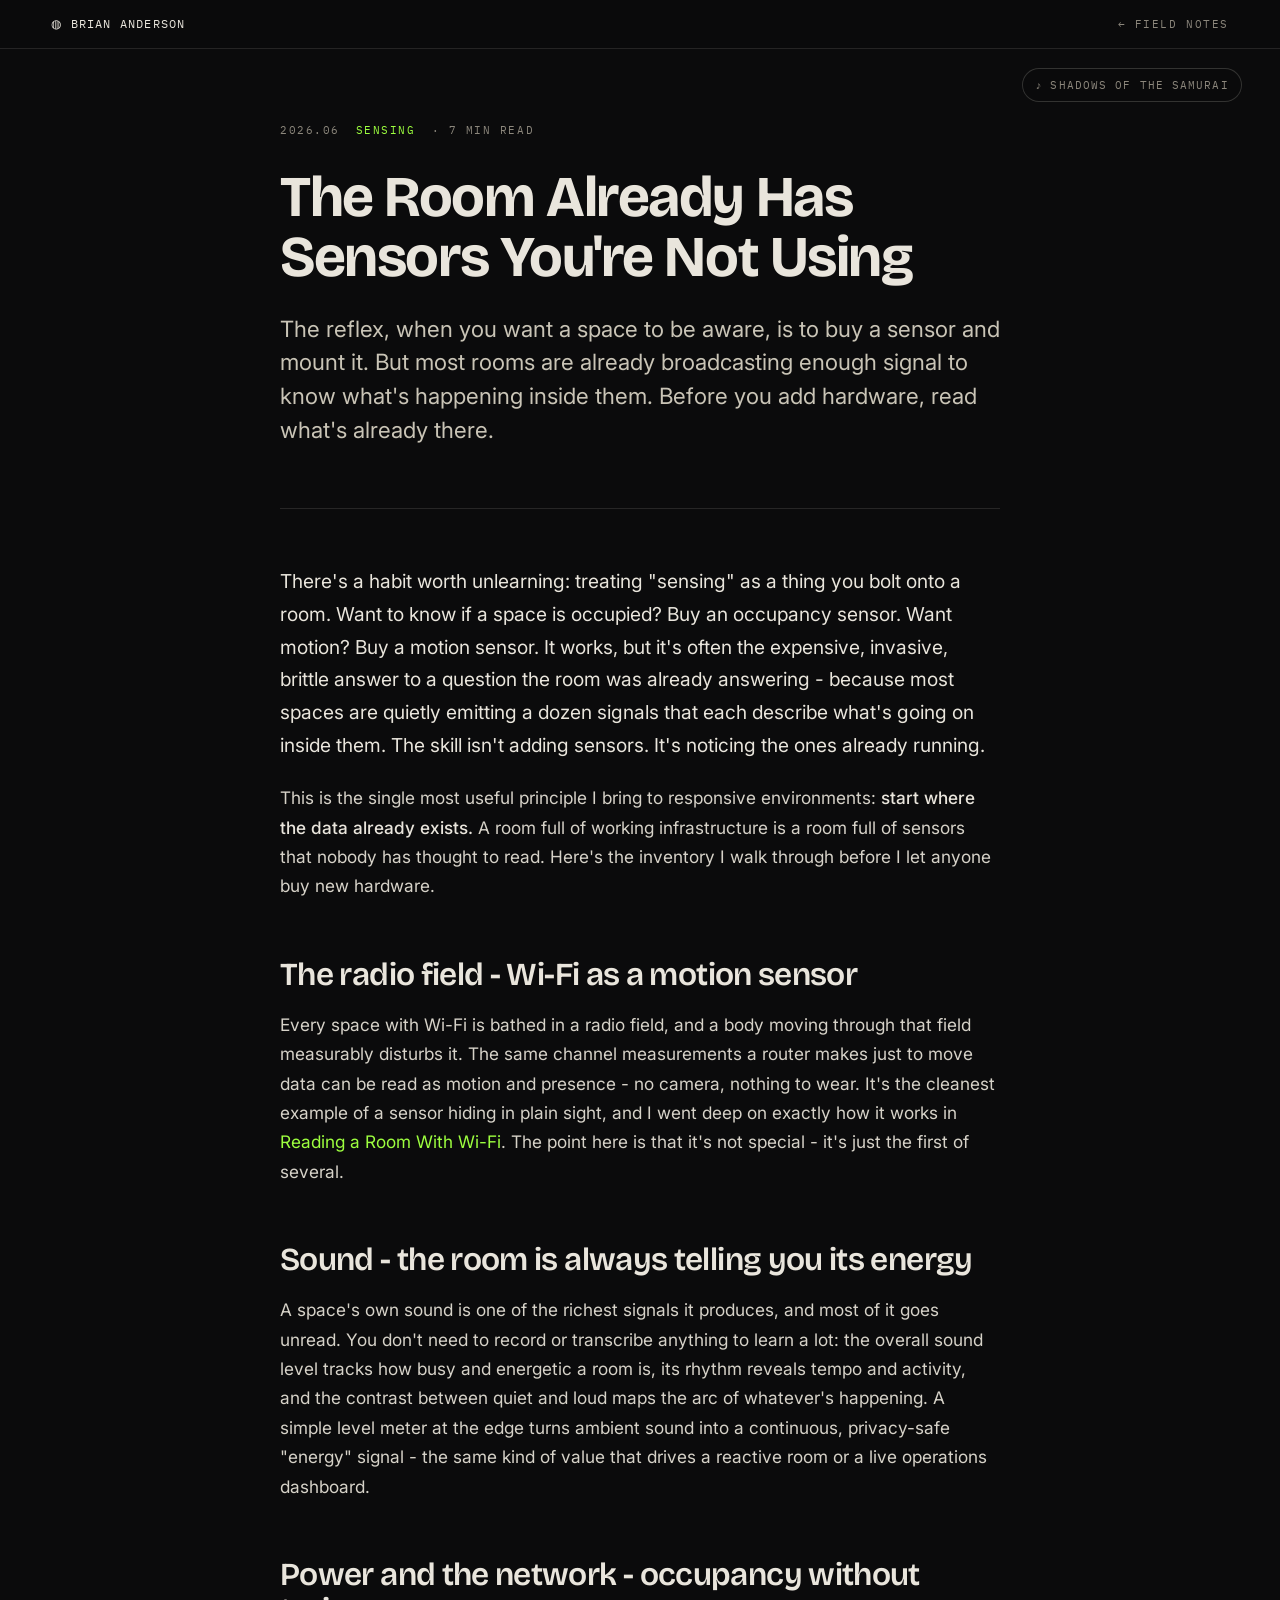
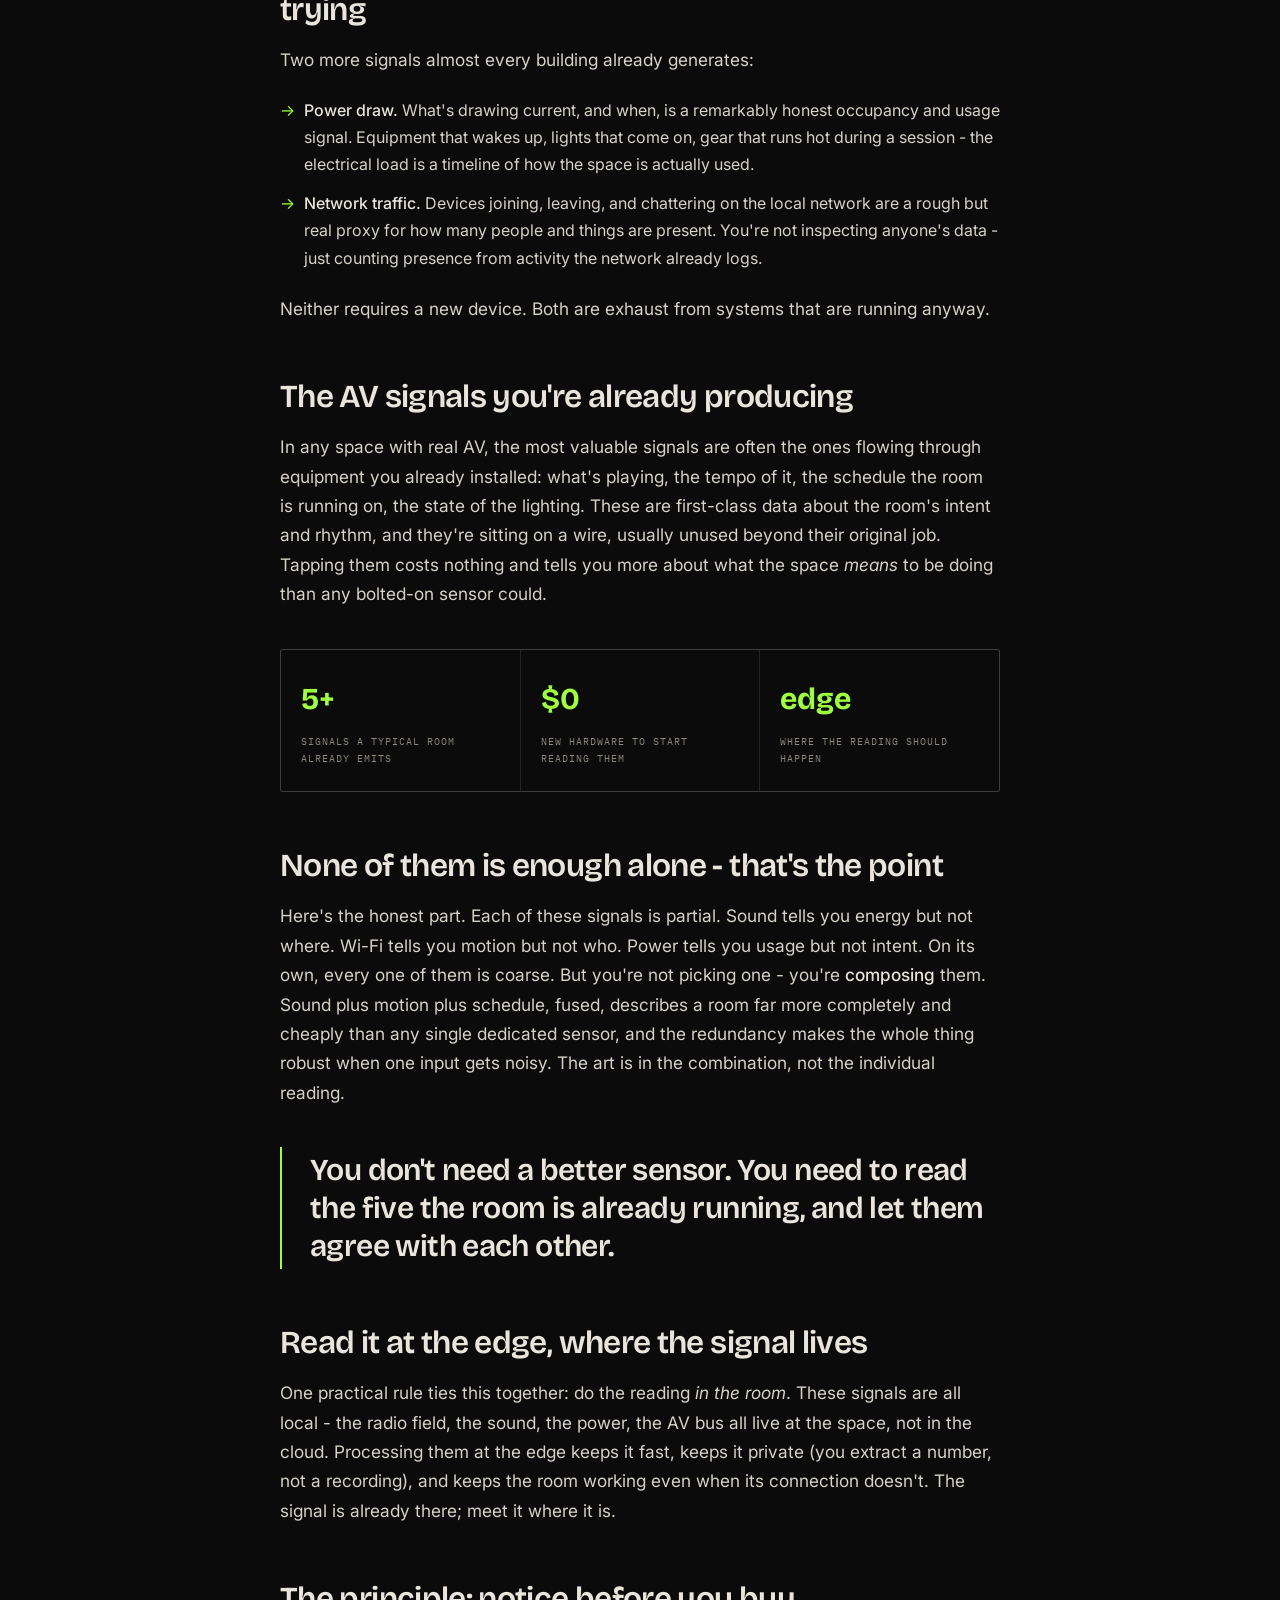
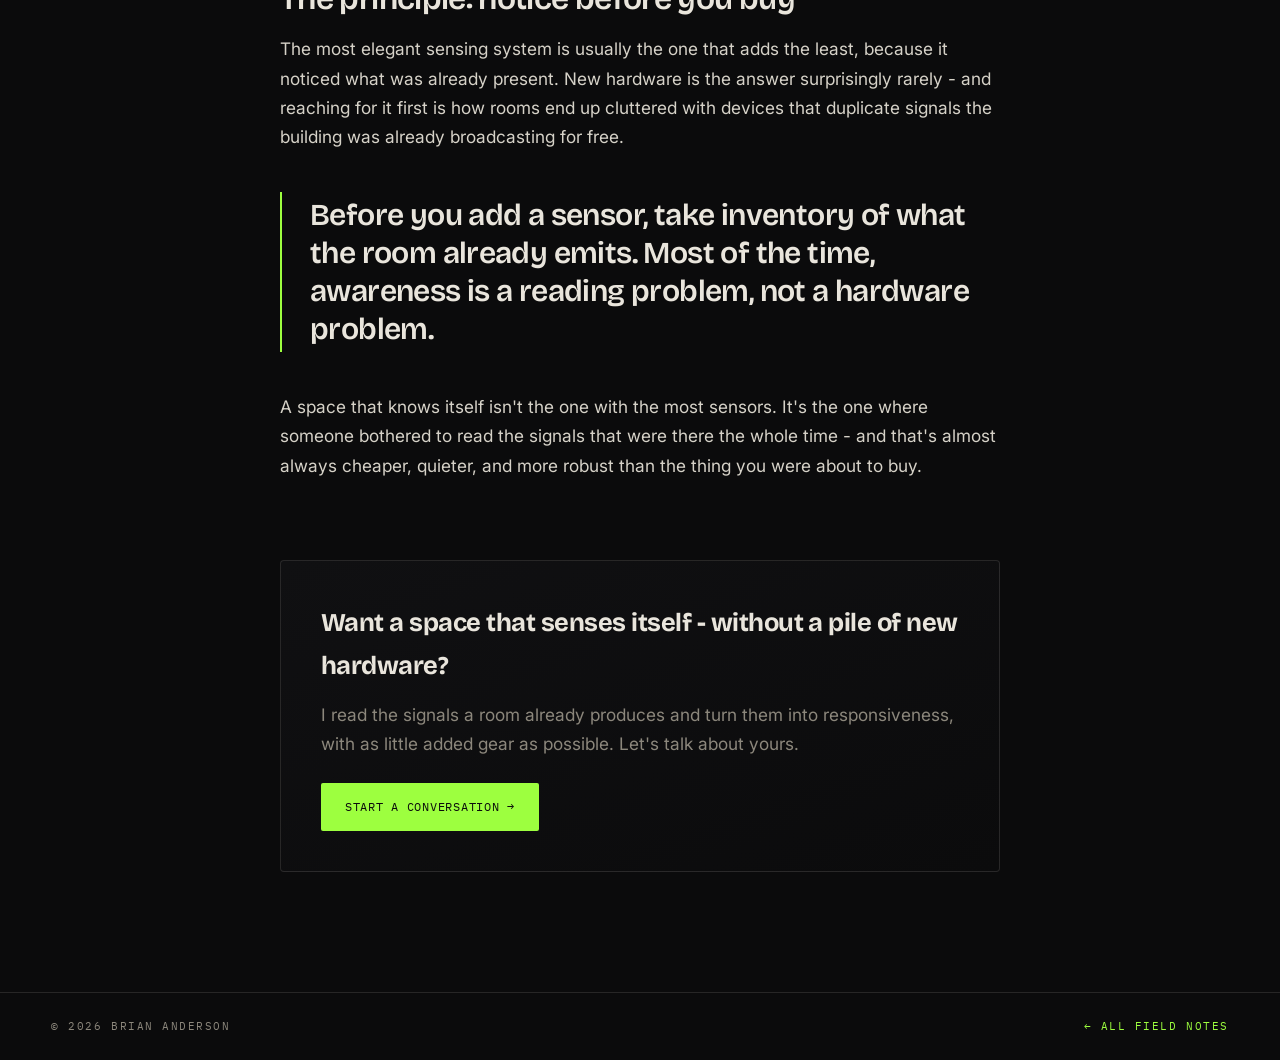
<file: notes/the-room-already-has-sensors.html>
<!DOCTYPE html>
<html lang="en">
<head>
<meta charset="UTF-8" />
<meta name="viewport" content="width=device-width, initial-scale=1.0" />
<title>The Room Already Has Sensors You're Not Using - Brian Anderson</title>
<meta name="description" content="Before you buy a sensor, look at what the space is already emitting. Wi-Fi, sound, power draw, network traffic, existing AV signals - most rooms are broadcasting enough to know what's happening inside them. Here's how to read responsiveness out of signal that's already there." />
<link rel="canonical" href="https://experientialportfolio.vercel.app/notes/the-room-already-has-sensors.html" />
<meta property="og:type" content="article" />
<meta property="og:title" content="The Room Already Has Sensors You're Not Using" />
<meta property="og:description" content="Wi-Fi, sound, power, network traffic, AV signals - most spaces already broadcast enough to sense themselves. Read the signal that's already there before adding hardware." />
<meta property="og:image" content="https://experientialportfolio.vercel.app/share.png" />
<meta property="article:published_time" content="2026-06-16" />
<meta property="article:author" content="Brian Anderson" />
<meta name="twitter:card" content="summary_large_image" />
<meta name="twitter:title" content="The Room Already Has Sensors You're Not Using" />
<meta name="twitter:description" content="Most spaces already broadcast enough signal to sense themselves." />
<link rel="icon" href="data:image/svg+xml,%3Csvg xmlns='http://www.w3.org/2000/svg' viewBox='0 0 32 32'%3E%3Crect width='32' height='32' rx='8' fill='%239dff3f'/%3E%3Ctext x='16' y='22' text-anchor='middle' font-family='Arial' font-size='15' font-weight='700' fill='%230b0b0c'%3EBA%3C/text%3E%3C/svg%3E" />
<link rel="preconnect" href="https://fonts.googleapis.com" />
<link rel="preconnect" href="https://fonts.gstatic.com" crossorigin />
<link href="https://fonts.googleapis.com/css2?family=Bricolage+Grotesque:opsz,wght@12..96,600;12..96,700&family=IBM+Plex+Mono:wght@400;500&family=Inter:wght@400;500&display=swap" rel="stylesheet" />
<link rel="stylesheet" href="/assets/persistent-audio.css" />
<script type="module" src="/assets/persistent-navigation.mjs"></script>
<script type="application/ld+json">
{
  "@context": "https://schema.org",
  "@type": "BlogPosting",
  "headline": "The Room Already Has Sensors You're Not Using",
  "description": "A survey of ambient sensing - reading presence, motion, and activity out of signals a space already emits (Wi-Fi, sound, power, network, AV) before adding dedicated hardware.",
  "author": { "@type": "Person", "name": "Brian Anderson", "jobTitle": "AV Systems Engineer" },
  "datePublished": "2026-06-16",
  "articleSection": "Sensing",
  "keywords": "ambient sensing, sensorless sensing, presence detection, occupancy, Wi-Fi sensing, acoustic sensing, edge computing, responsive environments"
}
</script>
<style>
:root{
  --ink:#0b0b0c;--fg:#e9e5dc;--bone:#c9c4b6;--mut:#8c877c;--faint:#5c584f;
  --signal:#9dff3f;--signal-dim:#4f8f20;--signal-bright:#bcff73;--line:rgba(233,229,220,.12);
}
*{box-sizing:border-box;margin:0;padding:0}
html{scroll-behavior:smooth}
body{background:var(--ink);color:var(--fg);font-family:'Inter',system-ui,sans-serif;line-height:1.7;-webkit-font-smoothing:antialiased}
.mono{font-family:'IBM Plex Mono',monospace;text-transform:uppercase;letter-spacing:.14em;font-size:11px;color:var(--mut)}
a{color:var(--signal);text-decoration:none}
a:hover{text-decoration:underline}
::selection{background:var(--signal);color:#0b0b0c}
.bar{position:sticky;top:0;z-index:10;display:flex;justify-content:space-between;align-items:center;padding:14px max(20px,4vw);border-bottom:1px solid var(--line);background:rgba(11,11,12,.7);backdrop-filter:blur(10px)}
.bar a.brand{color:var(--fg);font-family:'IBM Plex Mono';font-size:12px;letter-spacing:.1em;text-transform:uppercase}
.bar a.back{color:var(--mut)}
.wrap{width:min(720px,92vw);margin:0 auto;padding:72px 0 120px}
article header{margin-bottom:56px;border-bottom:1px solid var(--line);padding-bottom:40px}
.kick{display:flex;gap:16px;align-items:center;margin-bottom:28px;flex-wrap:wrap}
.kick .cat{color:var(--signal)}
h1{font-family:'Bricolage Grotesque',sans-serif;font-weight:700;font-size:clamp(2.1rem,5.5vw,3.6rem);line-height:1.04;letter-spacing:-.025em;margin-bottom:24px}
.dek{font-size:clamp(1.1rem,2.4vw,1.4rem);color:var(--bone);line-height:1.5;max-width:54ch}
article h2{font-family:'Bricolage Grotesque',sans-serif;font-weight:600;font-size:clamp(1.4rem,3vw,2rem);letter-spacing:-.02em;margin:56px 0 18px;line-height:1.1}
article p{margin-bottom:22px;color:#d6d2c8;font-size:1.08rem}
article p.lead{font-size:1.2rem;color:var(--fg)}
article strong{color:var(--fg);font-weight:500}
article ul{margin:0 0 22px 0;padding-left:0;list-style:none}
article li{position:relative;padding-left:24px;margin-bottom:12px;color:#d6d2c8}
article li::before{content:'→';position:absolute;left:0;color:var(--signal)}
blockquote{margin:40px 0;padding:4px 0 4px 28px;border-left:2px solid var(--signal);font-family:'Bricolage Grotesque';font-weight:600;font-size:clamp(1.3rem,3vw,1.9rem);line-height:1.25;letter-spacing:-.02em;color:var(--fg)}
.stat-band{display:grid;grid-template-columns:repeat(3,1fr);gap:1px;background:var(--line);border:1px solid var(--line);margin:40px 0;border-radius:3px;overflow:hidden}
.stat-band .s{background:var(--ink);padding:24px 20px}
.stat-band .s .v{font-family:'Bricolage Grotesque';font-weight:700;font-size:1.9rem;color:var(--signal)}
.stat-band .s .k{font-family:'IBM Plex Mono';font-size:10px;letter-spacing:.1em;text-transform:uppercase;color:var(--mut);margin-top:8px}
@media(max-width:620px){.stat-band{grid-template-columns:1fr}}
.cta{margin-top:80px;border:1px solid var(--line);border-radius:4px;padding:40px;background:linear-gradient(160deg,#101012,#0b0b0c)}
.cta h3{font-family:'Bricolage Grotesque';font-weight:700;font-size:1.6rem;margin-bottom:12px;letter-spacing:-.02em}
.cta p{color:var(--mut);margin-bottom:24px}
.cta a.btn{display:inline-flex;align-items:center;gap:8px;background:var(--signal);color:#0b0b0c;padding:14px 24px;border-radius:2px;font-family:'IBM Plex Mono';font-size:12px;letter-spacing:.06em;text-transform:uppercase}
.cta a.btn:hover{background:var(--signal-bright);text-decoration:none}
footer{border-top:1px solid var(--line);padding:24px max(20px,4vw);display:flex;justify-content:space-between;gap:12px;flex-wrap:wrap}
</style>
<script>(function(){var A={volt:['#9dff3f','#4f8f20','#bcff73'],cyan:['#38f2ff','#177f88','#89f8ff'],magenta:['#ff4fd8','#9c227f','#ff91e8'],blue:['#5d8cff','#274ca8','#9ab7ff']};try{var n=localStorage.getItem('signal-accent');if(n&&A[n]){var r=document.documentElement.style;r.setProperty('--signal',A[n][0]);r.setProperty('--signal-dim',A[n][1]);r.setProperty('--signal-bright',A[n][2]);}}catch(e){}})();</script>
</head>
<body>
<nav class="bar">
  <a class="brand" href="../index.html">◍ BRIAN ANDERSON</a>
  <a class="back mono" href="../index.html#notes">← FIELD NOTES</a>
</nav>

<div class="wrap">
<article>
  <header>
    <div class="kick mono"><span>2026.06</span><span class="cat">SENSING</span><span>· 7 MIN READ</span></div>
    <h1>The Room Already Has Sensors You're Not Using</h1>
    <p class="dek">The reflex, when you want a space to be aware, is to buy a sensor and mount it. But most rooms are already broadcasting enough signal to know what's happening inside them. Before you add hardware, read what's already there.</p>
  </header>

  <p class="lead">There's a habit worth unlearning: treating "sensing" as a thing you bolt onto a room. Want to know if a space is occupied? Buy an occupancy sensor. Want motion? Buy a motion sensor. It works, but it's often the expensive, invasive, brittle answer to a question the room was already answering - because most spaces are quietly emitting a dozen signals that each describe what's going on inside them. The skill isn't adding sensors. It's noticing the ones already running.</p>

  <p>This is the single most useful principle I bring to responsive environments: <strong>start where the data already exists.</strong> A room full of working infrastructure is a room full of sensors that nobody has thought to read. Here's the inventory I walk through before I let anyone buy new hardware.</p>

  <h2>The radio field - Wi-Fi as a motion sensor</h2>

  <p>Every space with Wi-Fi is bathed in a radio field, and a body moving through that field measurably disturbs it. The same channel measurements a router makes just to move data can be read as motion and presence - no camera, nothing to wear. It's the cleanest example of a sensor hiding in plain sight, and I went deep on exactly how it works in <a href="reading-a-room-with-wifi.html">Reading a Room With Wi-Fi</a>. The point here is that it's not special - it's just the first of several.</p>

  <h2>Sound - the room is always telling you its energy</h2>

  <p>A space's own sound is one of the richest signals it produces, and most of it goes unread. You don't need to record or transcribe anything to learn a lot: the overall sound level tracks how busy and energetic a room is, its rhythm reveals tempo and activity, and the contrast between quiet and loud maps the arc of whatever's happening. A simple level meter at the edge turns ambient sound into a continuous, privacy-safe "energy" signal - the same kind of value that drives a reactive room or a live operations dashboard.</p>

  <h2>Power and the network - occupancy without trying</h2>

  <p>Two more signals almost every building already generates:</p>

  <ul>
    <li><strong>Power draw.</strong> What's drawing current, and when, is a remarkably honest occupancy and usage signal. Equipment that wakes up, lights that come on, gear that runs hot during a session - the electrical load is a timeline of how the space is actually used.</li>
    <li><strong>Network traffic.</strong> Devices joining, leaving, and chattering on the local network are a rough but real proxy for how many people and things are present. You're not inspecting anyone's data - just counting presence from activity the network already logs.</li>
  </ul>

  <p>Neither requires a new device. Both are exhaust from systems that are running anyway.</p>

  <h2>The AV signals you're already producing</h2>

  <p>In any space with real AV, the most valuable signals are often the ones flowing through equipment you already installed: what's playing, the tempo of it, the schedule the room is running on, the state of the lighting. These are first-class data about the room's intent and rhythm, and they're sitting on a wire, usually unused beyond their original job. Tapping them costs nothing and tells you more about what the space <em>means</em> to be doing than any bolted-on sensor could.</p>

  <div class="stat-band">
    <div class="s"><div class="v">5+</div><div class="k">signals a typical room already emits</div></div>
    <div class="s"><div class="v">$0</div><div class="k">new hardware to start reading them</div></div>
    <div class="s"><div class="v">edge</div><div class="k">where the reading should happen</div></div>
  </div>

  <h2>None of them is enough alone - that's the point</h2>

  <p>Here's the honest part. Each of these signals is partial. Sound tells you energy but not where. Wi-Fi tells you motion but not who. Power tells you usage but not intent. On its own, every one of them is coarse. But you're not picking one - you're <strong>composing</strong> them. Sound plus motion plus schedule, fused, describes a room far more completely and cheaply than any single dedicated sensor, and the redundancy makes the whole thing robust when one input gets noisy. The art is in the combination, not the individual reading.</p>

  <blockquote>You don't need a better sensor. You need to read the five the room is already running, and let them agree with each other.</blockquote>

  <h2>Read it at the edge, where the signal lives</h2>

  <p>One practical rule ties this together: do the reading <em>in the room</em>. These signals are all local - the radio field, the sound, the power, the AV bus all live at the space, not in the cloud. Processing them at the edge keeps it fast, keeps it private (you extract a number, not a recording), and keeps the room working even when its connection doesn't. The signal is already there; meet it where it is.</p>

  <h2>The principle: notice before you buy</h2>

  <p>The most elegant sensing system is usually the one that adds the least, because it noticed what was already present. New hardware is the answer surprisingly rarely - and reaching for it first is how rooms end up cluttered with devices that duplicate signals the building was already broadcasting for free.</p>

  <blockquote>Before you add a sensor, take inventory of what the room already emits. Most of the time, awareness is a reading problem, not a hardware problem.</blockquote>

  <p>A space that knows itself isn't the one with the most sensors. It's the one where someone bothered to read the signals that were there the whole time - and that's almost always cheaper, quieter, and more robust than the thing you were about to buy.</p>

  <div class="cta">
    <h3>Want a space that senses itself - without a pile of new hardware?</h3>
    <p>I read the signals a room already produces and turn them into responsiveness, with as little added gear as possible. Let's talk about yours.</p>
    <a class="btn" href="../index.html#contact">Start a conversation →</a>
  </div>
</article>
</div>

<footer class="mono">
  <span>© 2026 BRIAN ANDERSON</span>
  <a href="../index.html#notes">← ALL FIELD NOTES</a>
</footer>
</body>
</html>
</file>
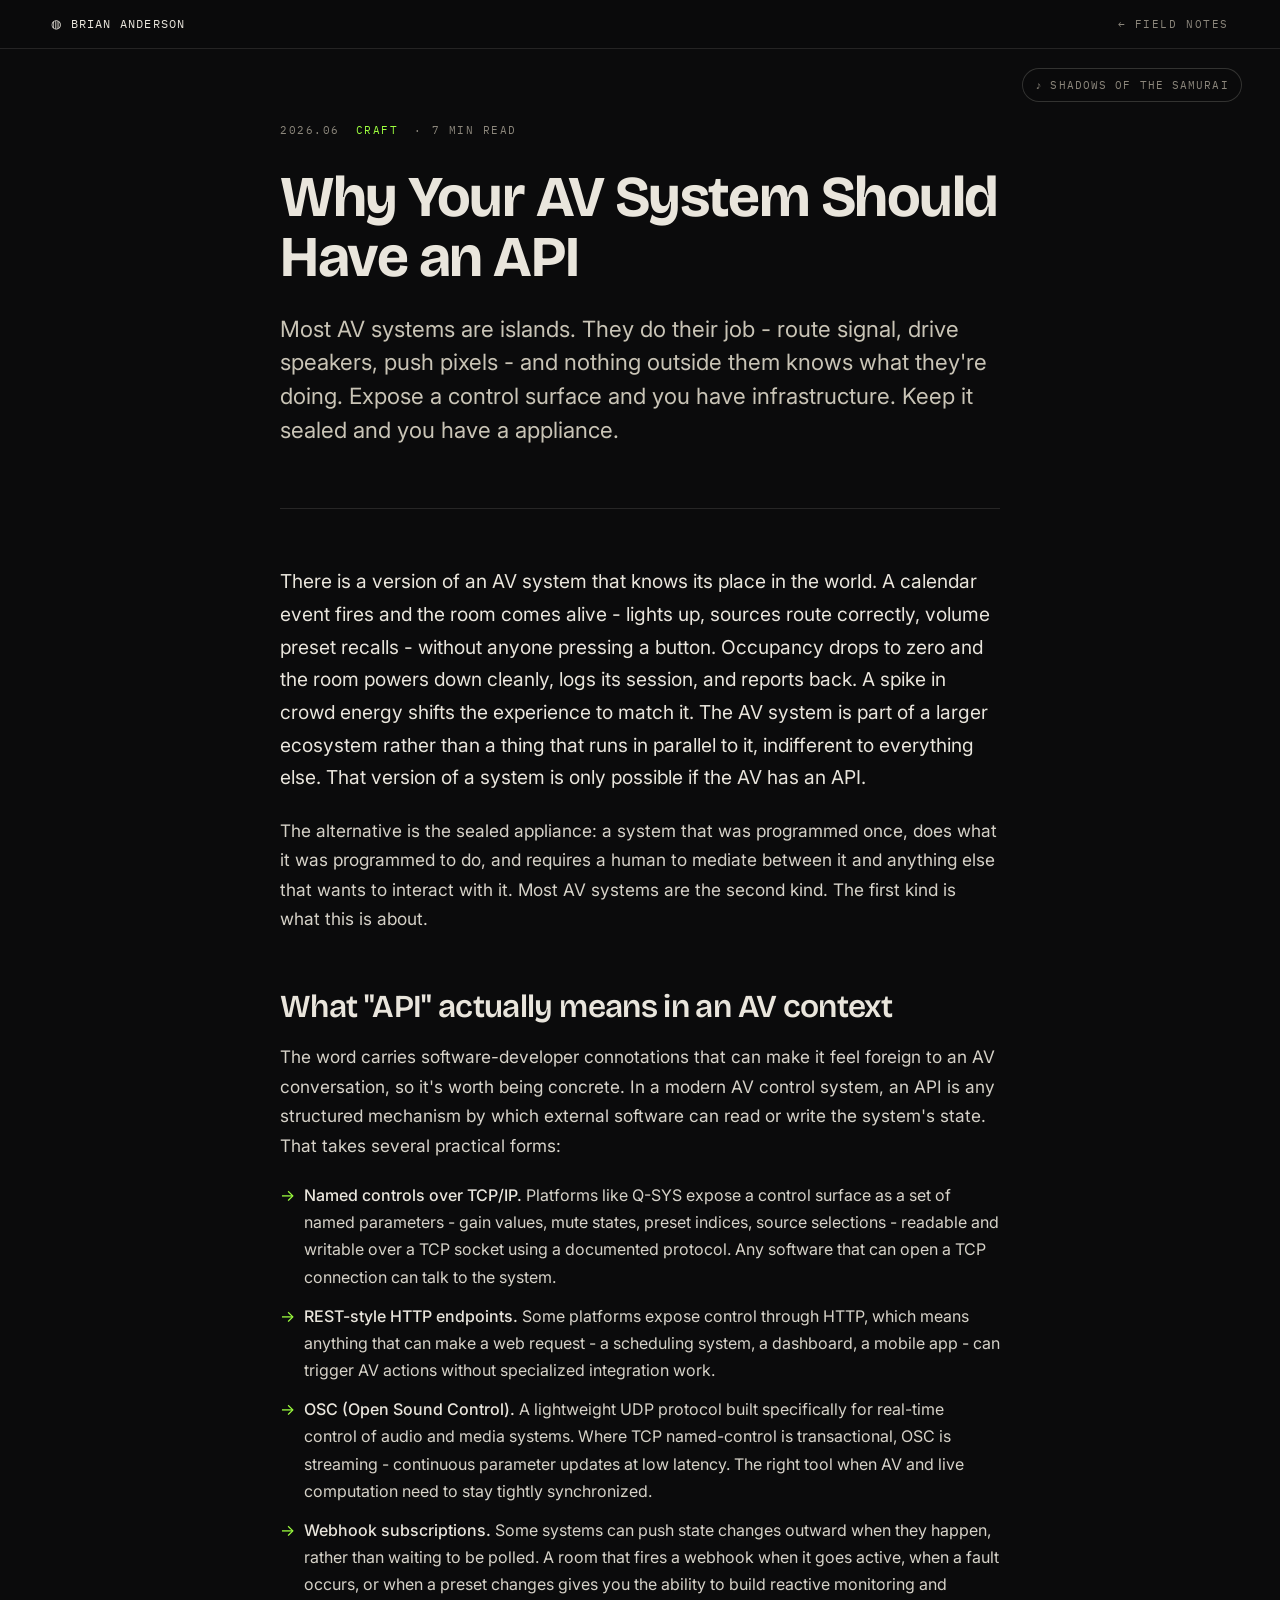
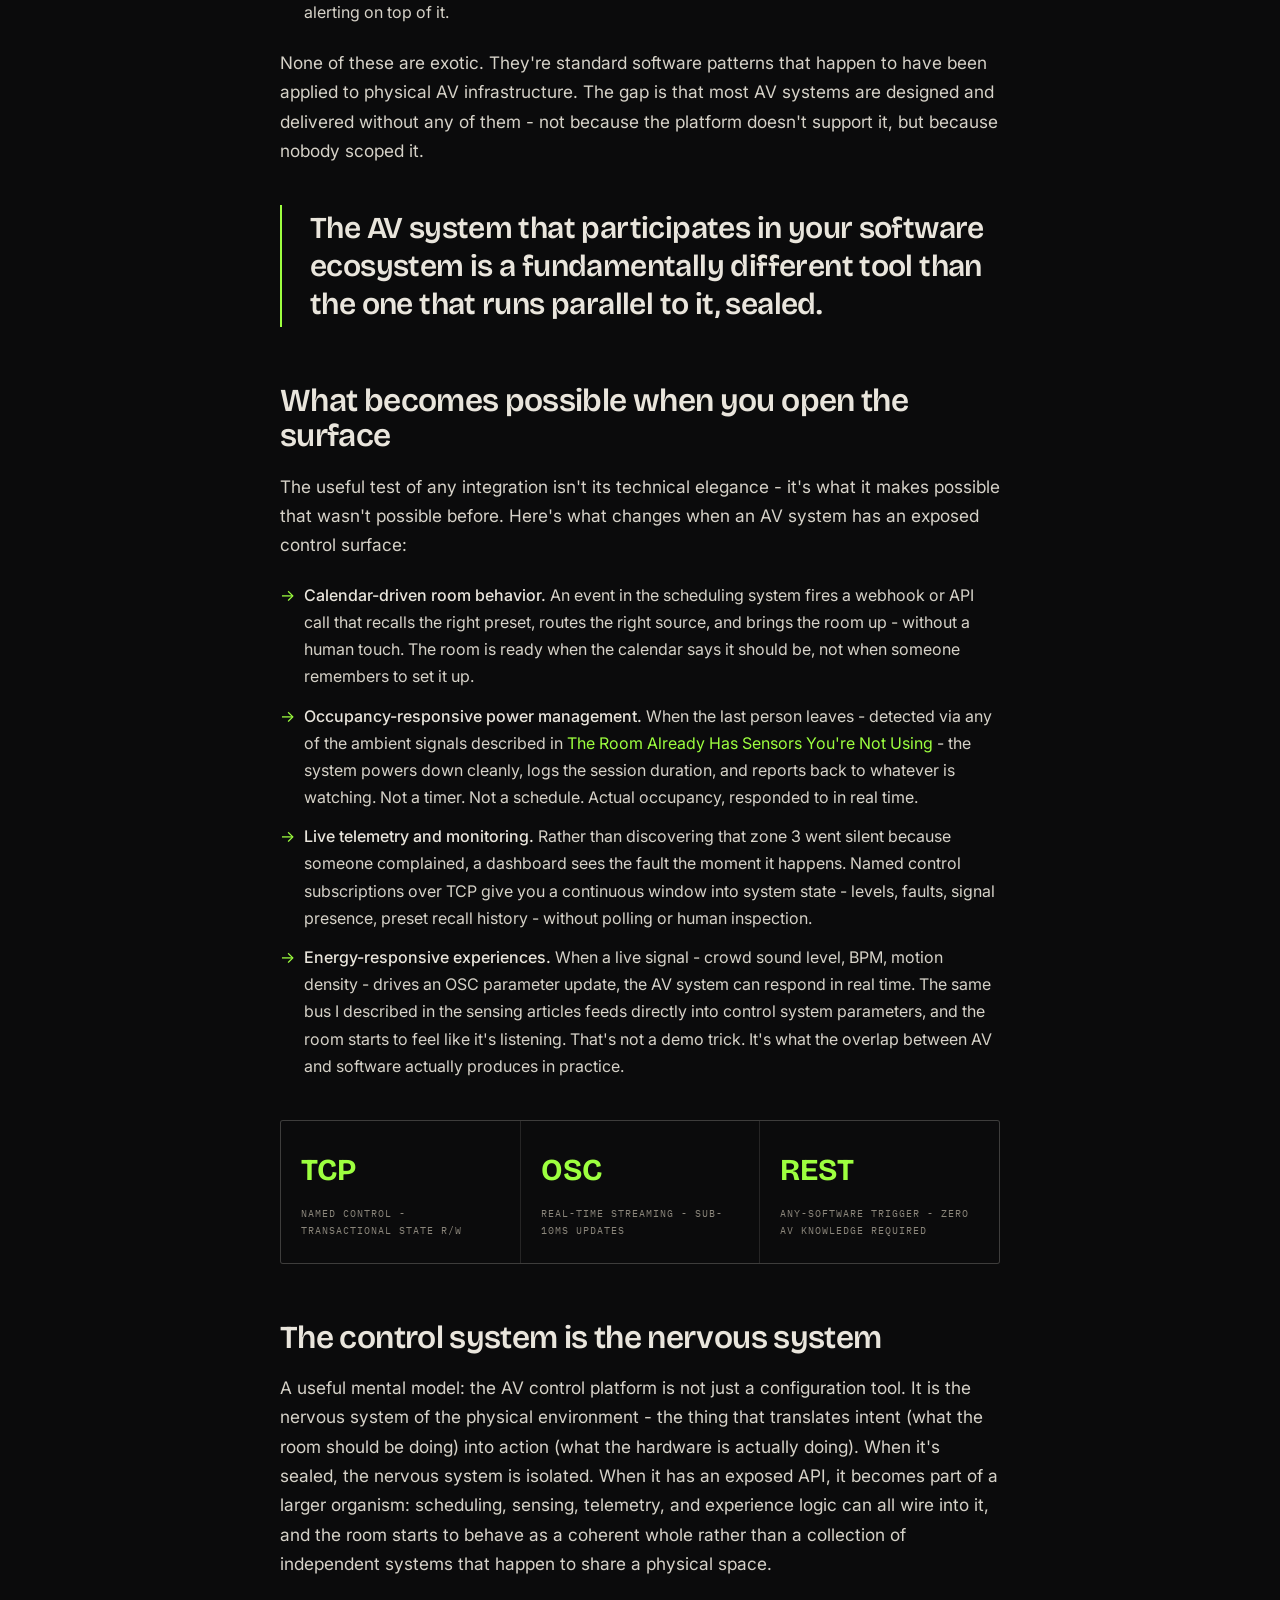
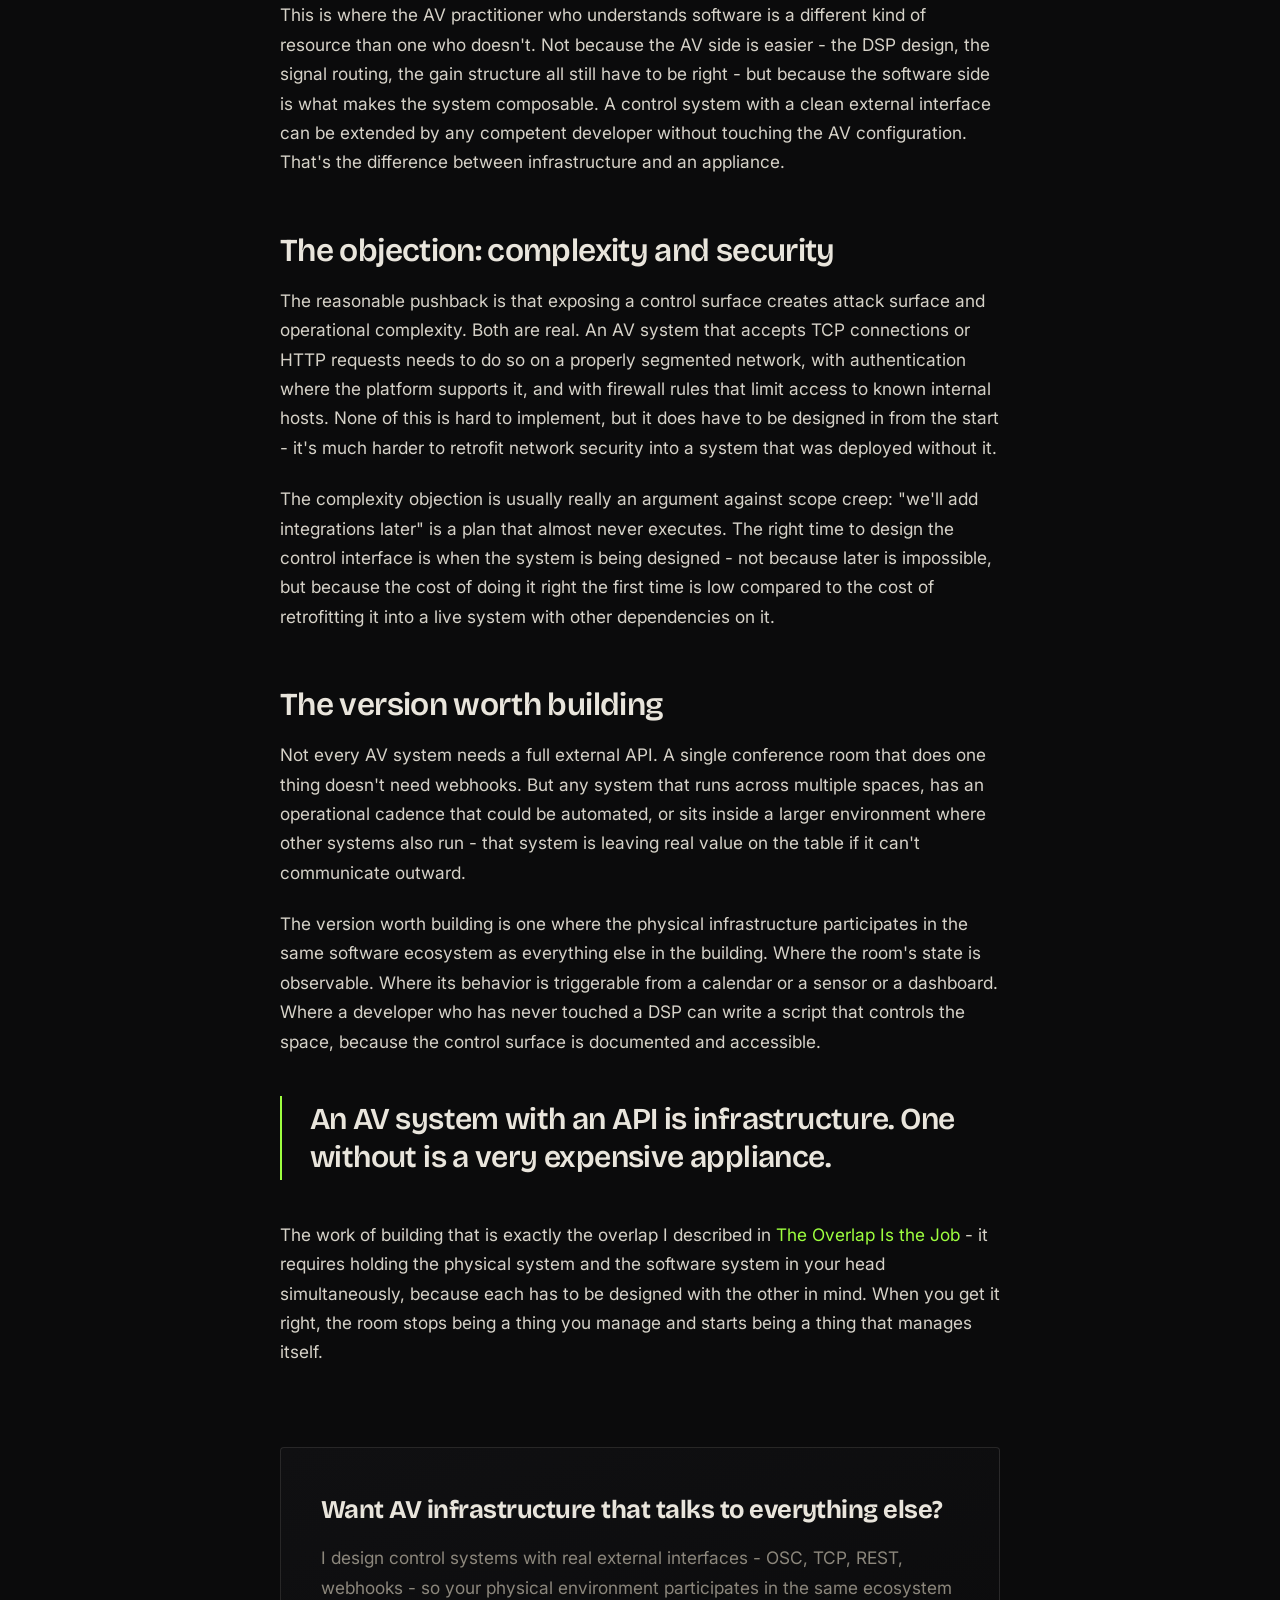
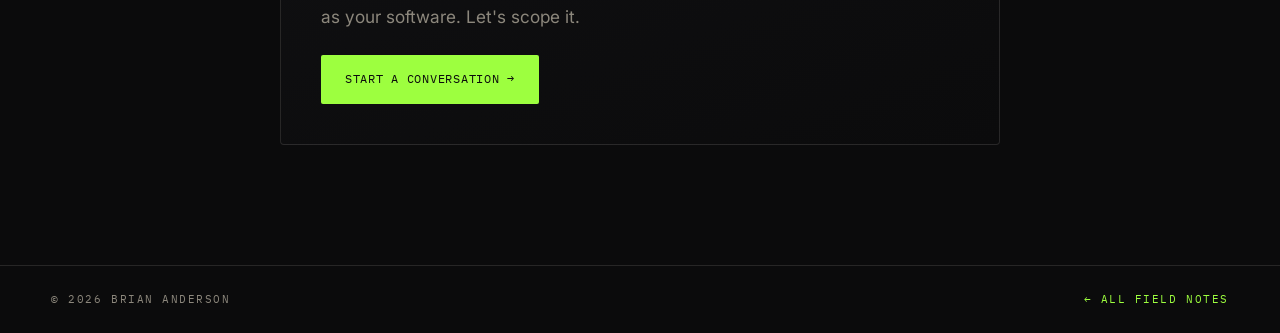
<file: notes/why-your-av-system-should-have-an-api.html>
<!DOCTYPE html>
<html lang="en">
<head>
<meta charset="UTF-8" />
<meta name="viewport" content="width=device-width, initial-scale=1.0" />
<title>Why Your AV System Should Have an API - Brian Anderson</title>
<meta name="description" content="Most AV systems are islands - they do their job and don't talk to anything else. A control system with an API changes that entirely: rooms that respond to calendar events, dashboards that reflect real physical state, automation that doesn't need a programmer in the room." />
<link rel="canonical" href="https://experientialportfolio.vercel.app/notes/why-your-av-system-should-have-an-api.html" />
<meta property="og:type" content="article" />
<meta property="og:title" content="Why Your AV System Should Have an API" />
<meta property="og:description" content="Control systems as programmable infrastructure - webhooks, OSC bridges, REST. What changes when your AV system can talk to everything else." />
<meta property="og:image" content="https://experientialportfolio.vercel.app/share.png" />
<meta property="article:published_time" content="2026-06-22" />
<meta property="article:author" content="Brian Anderson" />
<meta name="twitter:card" content="summary_large_image" />
<meta name="twitter:title" content="Why Your AV System Should Have an API" />
<meta name="twitter:description" content="The AV system that talks to everything else is a fundamentally different tool than the one that doesn't." />
<link rel="icon" href="data:image/svg+xml,%3Csvg xmlns='http://www.w3.org/2000/svg' viewBox='0 0 32 32'%3E%3Crect width='32' height='32' rx='8' fill='%239dff3f'/%3E%3Ctext x='16' y='22' text-anchor='middle' font-family='Arial' font-size='15' font-weight='700' fill='%230b0b0c'%3EBA%3C/text%3E%3C/svg%3E" />
<link rel="preconnect" href="https://fonts.googleapis.com" />
<link rel="preconnect" href="https://fonts.gstatic.com" crossorigin />
<link href="https://fonts.googleapis.com/css2?family=Bricolage+Grotesque:opsz,wght@12..96,600;12..96,700&family=IBM+Plex+Mono:wght@400;500&family=Inter:wght@400;500&display=swap" rel="stylesheet" />
<link rel="stylesheet" href="/assets/persistent-audio.css" />
<script type="module" src="/assets/persistent-navigation.mjs"></script>
<script type="application/ld+json">
{
  "@context": "https://schema.org",
  "@type": "BlogPosting",
  "headline": "Why Your AV System Should Have an API",
  "description": "The case for treating AV control systems as programmable infrastructure - exposing named controls, webhook triggers, OSC bridges, and REST endpoints so the physical environment can participate in a larger software ecosystem.",
  "author": { "@type": "Person", "name": "Brian Anderson", "jobTitle": "AV Systems Engineer" },
  "datePublished": "2026-06-22",
  "articleSection": "Craft",
  "keywords": "AV control system API, Q-SYS external control, OSC integration, AV automation, show control, programmable AV, AV software integration"
}
</script>
<style>
:root{
  --ink:#0b0b0c;--fg:#e9e5dc;--bone:#c9c4b6;--mut:#8c877c;--faint:#5c584f;
  --signal:#9dff3f;--signal-dim:#4f8f20;--signal-bright:#bcff73;--line:rgba(233,229,220,.12);
}
*{box-sizing:border-box;margin:0;padding:0}
html{scroll-behavior:smooth}
body{background:var(--ink);color:var(--fg);font-family:'Inter',system-ui,sans-serif;line-height:1.7;-webkit-font-smoothing:antialiased}
.mono{font-family:'IBM Plex Mono',monospace;text-transform:uppercase;letter-spacing:.14em;font-size:11px;color:var(--mut)}
a{color:var(--signal);text-decoration:none}
a:hover{text-decoration:underline}
::selection{background:var(--signal);color:#0b0b0c}
.bar{position:sticky;top:0;z-index:10;display:flex;justify-content:space-between;align-items:center;padding:14px max(20px,4vw);border-bottom:1px solid var(--line);background:rgba(11,11,12,.7);backdrop-filter:blur(10px)}
.bar a.brand{color:var(--fg);font-family:'IBM Plex Mono';font-size:12px;letter-spacing:.1em;text-transform:uppercase}
.bar a.back{color:var(--mut)}
.wrap{width:min(720px,92vw);margin:0 auto;padding:72px 0 120px}
article header{margin-bottom:56px;border-bottom:1px solid var(--line);padding-bottom:40px}
.kick{display:flex;gap:16px;align-items:center;margin-bottom:28px;flex-wrap:wrap}
.kick .cat{color:var(--signal)}
h1{font-family:'Bricolage Grotesque',sans-serif;font-weight:700;font-size:clamp(2.1rem,5.5vw,3.6rem);line-height:1.04;letter-spacing:-.025em;margin-bottom:24px}
.dek{font-size:clamp(1.1rem,2.4vw,1.4rem);color:var(--bone);line-height:1.5;max-width:54ch}
article h2{font-family:'Bricolage Grotesque',sans-serif;font-weight:600;font-size:clamp(1.4rem,3vw,2rem);letter-spacing:-.02em;margin:56px 0 18px;line-height:1.1}
article p{margin-bottom:22px;color:#d6d2c8;font-size:1.08rem}
article p.lead{font-size:1.2rem;color:var(--fg)}
article strong{color:var(--fg);font-weight:500}
article ul{margin:0 0 22px 0;padding-left:0;list-style:none}
article li{position:relative;padding-left:24px;margin-bottom:12px;color:#d6d2c8}
article li::before{content:'→';position:absolute;left:0;color:var(--signal)}
blockquote{margin:40px 0;padding:4px 0 4px 28px;border-left:2px solid var(--signal);font-family:'Bricolage Grotesque';font-weight:600;font-size:clamp(1.3rem,3vw,1.9rem);line-height:1.25;letter-spacing:-.02em;color:var(--fg)}
.stat-band{display:grid;grid-template-columns:repeat(3,1fr);gap:1px;background:var(--line);border:1px solid var(--line);margin:40px 0;border-radius:3px;overflow:hidden}
.stat-band .s{background:var(--ink);padding:24px 20px}
.stat-band .s .v{font-family:'Bricolage Grotesque';font-weight:700;font-size:1.9rem;color:var(--signal)}
.stat-band .s .k{font-family:'IBM Plex Mono';font-size:10px;letter-spacing:.1em;text-transform:uppercase;color:var(--mut);margin-top:8px}
@media(max-width:620px){.stat-band{grid-template-columns:1fr}}
.cta{margin-top:80px;border:1px solid var(--line);border-radius:4px;padding:40px;background:linear-gradient(160deg,#101012,#0b0b0c)}
.cta h3{font-family:'Bricolage Grotesque';font-weight:700;font-size:1.6rem;margin-bottom:12px;letter-spacing:-.02em}
.cta p{color:var(--mut);margin-bottom:24px}
.cta a.btn{display:inline-flex;align-items:center;gap:8px;background:var(--signal);color:#0b0b0c;padding:14px 24px;border-radius:2px;font-family:'IBM Plex Mono';font-size:12px;letter-spacing:.06em;text-transform:uppercase}
.cta a.btn:hover{background:var(--signal-bright);text-decoration:none}
footer{border-top:1px solid var(--line);padding:24px max(20px,4vw);display:flex;justify-content:space-between;gap:12px;flex-wrap:wrap}
</style>
<script>(function(){var A={volt:['#9dff3f','#4f8f20','#bcff73'],cyan:['#38f2ff','#177f88','#89f8ff'],magenta:['#ff4fd8','#9c227f','#ff91e8'],blue:['#5d8cff','#274ca8','#9ab7ff']};try{var n=localStorage.getItem('signal-accent');if(n&&A[n]){var r=document.documentElement.style;r.setProperty('--signal',A[n][0]);r.setProperty('--signal-dim',A[n][1]);r.setProperty('--signal-bright',A[n][2]);}}catch(e){}})();</script>
</head>
<body>
<nav class="bar">
  <a class="brand" href="../index.html">◍ BRIAN ANDERSON</a>
  <a class="back mono" href="../index.html#notes">← FIELD NOTES</a>
</nav>

<div class="wrap">
<article>
  <header>
    <div class="kick mono"><span>2026.06</span><span class="cat">CRAFT</span><span>· 7 MIN READ</span></div>
    <h1>Why Your AV System Should Have an API</h1>
    <p class="dek">Most AV systems are islands. They do their job - route signal, drive speakers, push pixels - and nothing outside them knows what they're doing. Expose a control surface and you have infrastructure. Keep it sealed and you have a appliance.</p>
  </header>

  <p class="lead">There is a version of an AV system that knows its place in the world. A calendar event fires and the room comes alive - lights up, sources route correctly, volume preset recalls - without anyone pressing a button. Occupancy drops to zero and the room powers down cleanly, logs its session, and reports back. A spike in crowd energy shifts the experience to match it. The AV system is part of a larger ecosystem rather than a thing that runs in parallel to it, indifferent to everything else. That version of a system is only possible if the AV has an API.</p>

  <p>The alternative is the sealed appliance: a system that was programmed once, does what it was programmed to do, and requires a human to mediate between it and anything else that wants to interact with it. Most AV systems are the second kind. The first kind is what this is about.</p>

  <h2>What "API" actually means in an AV context</h2>

  <p>The word carries software-developer connotations that can make it feel foreign to an AV conversation, so it's worth being concrete. In a modern AV control system, an API is any structured mechanism by which external software can read or write the system's state. That takes several practical forms:</p>

  <ul>
    <li><strong>Named controls over TCP/IP.</strong> Platforms like Q-SYS expose a control surface as a set of named parameters - gain values, mute states, preset indices, source selections - readable and writable over a TCP socket using a documented protocol. Any software that can open a TCP connection can talk to the system.</li>
    <li><strong>REST-style HTTP endpoints.</strong> Some platforms expose control through HTTP, which means anything that can make a web request - a scheduling system, a dashboard, a mobile app - can trigger AV actions without specialized integration work.</li>
    <li><strong>OSC (Open Sound Control).</strong> A lightweight UDP protocol built specifically for real-time control of audio and media systems. Where TCP named-control is transactional, OSC is streaming - continuous parameter updates at low latency. The right tool when AV and live computation need to stay tightly synchronized.</li>
    <li><strong>Webhook subscriptions.</strong> Some systems can push state changes outward when they happen, rather than waiting to be polled. A room that fires a webhook when it goes active, when a fault occurs, or when a preset changes gives you the ability to build reactive monitoring and alerting on top of it.</li>
  </ul>

  <p>None of these are exotic. They're standard software patterns that happen to have been applied to physical AV infrastructure. The gap is that most AV systems are designed and delivered without any of them - not because the platform doesn't support it, but because nobody scoped it.</p>

  <blockquote>The AV system that participates in your software ecosystem is a fundamentally different tool than the one that runs parallel to it, sealed.</blockquote>

  <h2>What becomes possible when you open the surface</h2>

  <p>The useful test of any integration isn't its technical elegance - it's what it makes possible that wasn't possible before. Here's what changes when an AV system has an exposed control surface:</p>

  <ul>
    <li><strong>Calendar-driven room behavior.</strong> An event in the scheduling system fires a webhook or API call that recalls the right preset, routes the right source, and brings the room up - without a human touch. The room is ready when the calendar says it should be, not when someone remembers to set it up.</li>
    <li><strong>Occupancy-responsive power management.</strong> When the last person leaves - detected via any of the ambient signals described in <a href="the-room-already-has-sensors.html">The Room Already Has Sensors You're Not Using</a> - the system powers down cleanly, logs the session duration, and reports back to whatever is watching. Not a timer. Not a schedule. Actual occupancy, responded to in real time.</li>
    <li><strong>Live telemetry and monitoring.</strong> Rather than discovering that zone 3 went silent because someone complained, a dashboard sees the fault the moment it happens. Named control subscriptions over TCP give you a continuous window into system state - levels, faults, signal presence, preset recall history - without polling or human inspection.</li>
    <li><strong>Energy-responsive experiences.</strong> When a live signal - crowd sound level, BPM, motion density - drives an OSC parameter update, the AV system can respond in real time. The same bus I described in the sensing articles feeds directly into control system parameters, and the room starts to feel like it's listening. That's not a demo trick. It's what the overlap between AV and software actually produces in practice.</li>
  </ul>

  <div class="stat-band">
    <div class="s"><div class="v">TCP</div><div class="k">named control - transactional state r/w</div></div>
    <div class="s"><div class="v">OSC</div><div class="k">real-time streaming - sub-10ms updates</div></div>
    <div class="s"><div class="v">REST</div><div class="k">any-software trigger - zero AV knowledge required</div></div>
  </div>

  <h2>The control system is the nervous system</h2>

  <p>A useful mental model: the AV control platform is not just a configuration tool. It is the nervous system of the physical environment - the thing that translates intent (what the room should be doing) into action (what the hardware is actually doing). When it's sealed, the nervous system is isolated. When it has an exposed API, it becomes part of a larger organism: scheduling, sensing, telemetry, and experience logic can all wire into it, and the room starts to behave as a coherent whole rather than a collection of independent systems that happen to share a physical space.</p>

  <p>This is where the AV practitioner who understands software is a different kind of resource than one who doesn't. Not because the AV side is easier - the DSP design, the signal routing, the gain structure all still have to be right - but because the software side is what makes the system composable. A control system with a clean external interface can be extended by any competent developer without touching the AV configuration. That's the difference between infrastructure and an appliance.</p>

  <h2>The objection: complexity and security</h2>

  <p>The reasonable pushback is that exposing a control surface creates attack surface and operational complexity. Both are real. An AV system that accepts TCP connections or HTTP requests needs to do so on a properly segmented network, with authentication where the platform supports it, and with firewall rules that limit access to known internal hosts. None of this is hard to implement, but it does have to be designed in from the start - it's much harder to retrofit network security into a system that was deployed without it.</p>

  <p>The complexity objection is usually really an argument against scope creep: "we'll add integrations later" is a plan that almost never executes. The right time to design the control interface is when the system is being designed - not because later is impossible, but because the cost of doing it right the first time is low compared to the cost of retrofitting it into a live system with other dependencies on it.</p>

  <h2>The version worth building</h2>

  <p>Not every AV system needs a full external API. A single conference room that does one thing doesn't need webhooks. But any system that runs across multiple spaces, has an operational cadence that could be automated, or sits inside a larger environment where other systems also run - that system is leaving real value on the table if it can't communicate outward.</p>

  <p>The version worth building is one where the physical infrastructure participates in the same software ecosystem as everything else in the building. Where the room's state is observable. Where its behavior is triggerable from a calendar or a sensor or a dashboard. Where a developer who has never touched a DSP can write a script that controls the space, because the control surface is documented and accessible.</p>

  <blockquote>An AV system with an API is infrastructure. One without is a very expensive appliance.</blockquote>

  <p>The work of building that is exactly the overlap I described in <a href="the-overlap-is-the-job.html">The Overlap Is the Job</a> - it requires holding the physical system and the software system in your head simultaneously, because each has to be designed with the other in mind. When you get it right, the room stops being a thing you manage and starts being a thing that manages itself.</p>

  <div class="cta">
    <h3>Want AV infrastructure that talks to everything else?</h3>
    <p>I design control systems with real external interfaces - OSC, TCP, REST, webhooks - so your physical environment participates in the same ecosystem as your software. Let's scope it.</p>
    <a class="btn" href="../index.html#contact">Start a conversation →</a>
  </div>
</article>
</div>

<footer class="mono">
  <span>© 2026 BRIAN ANDERSON</span>
  <a href="../index.html#notes">← ALL FIELD NOTES</a>
</footer>
</body>
</html>
</file>
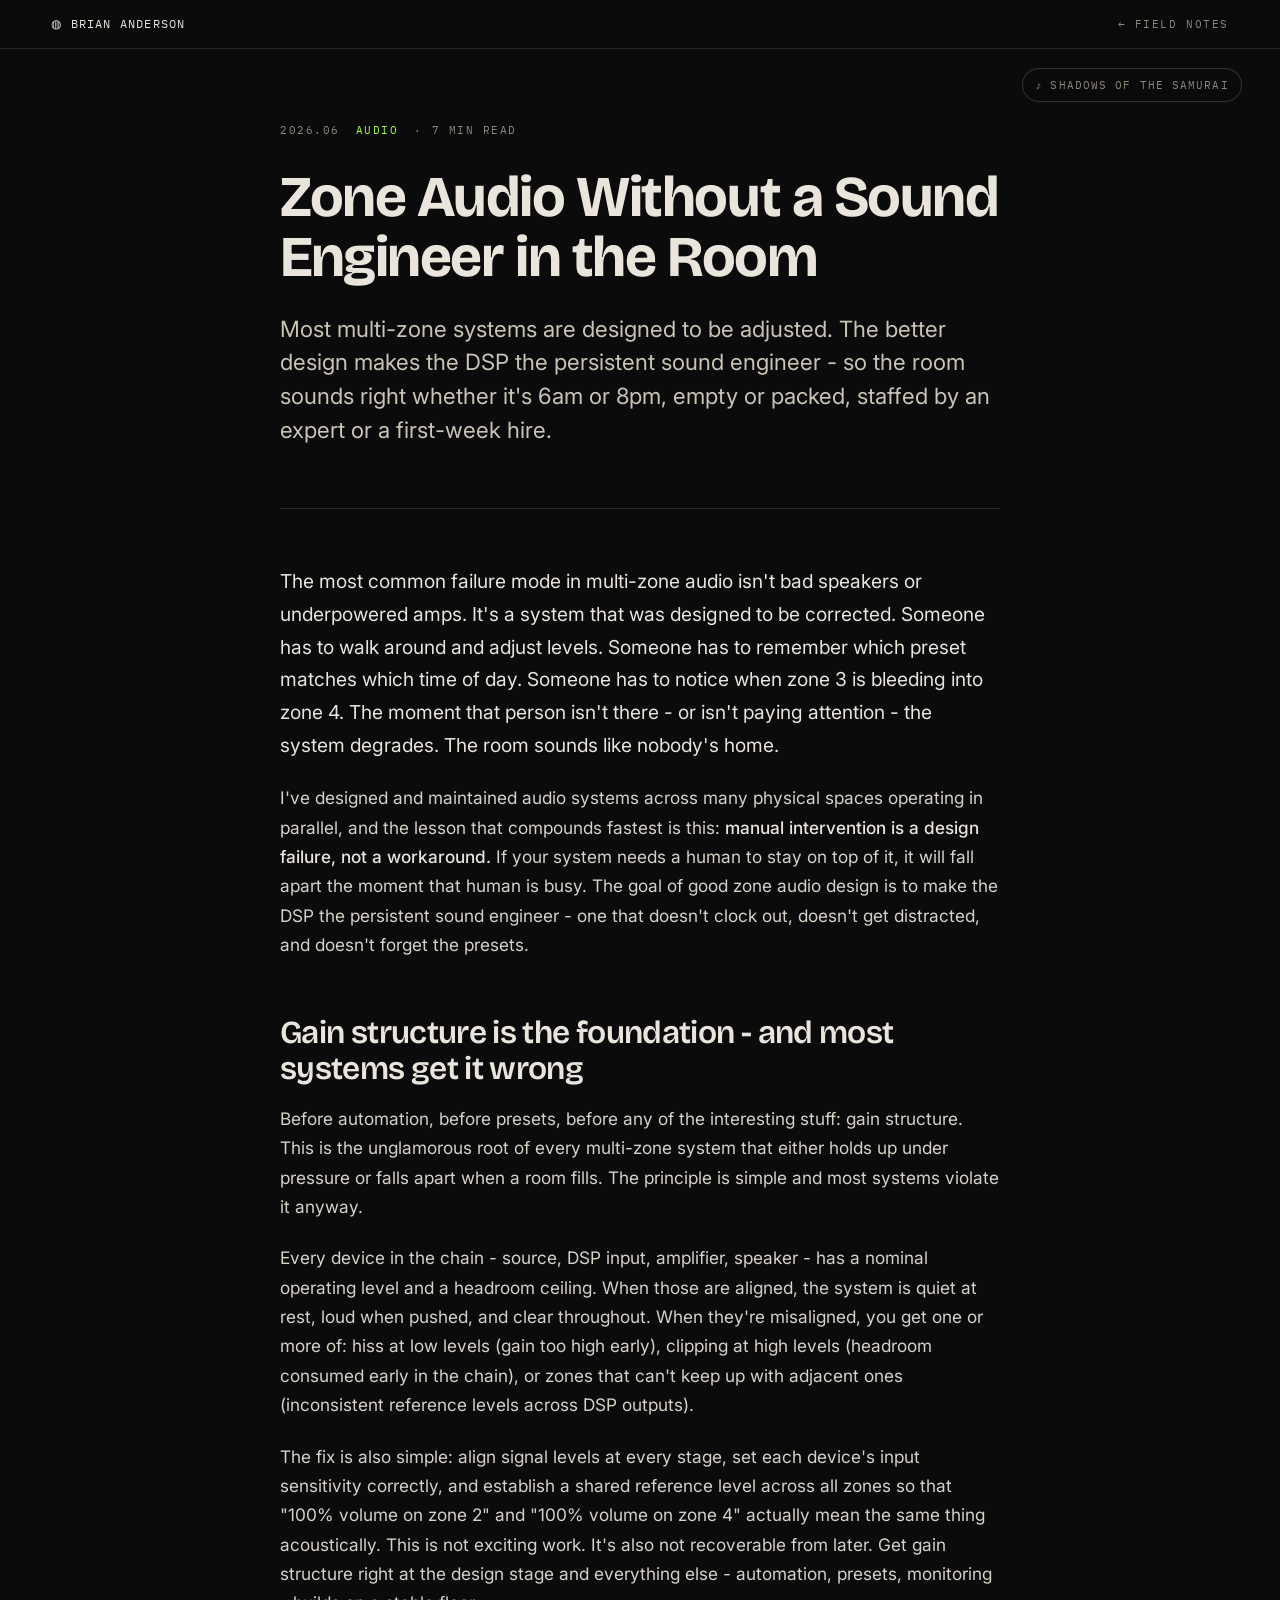
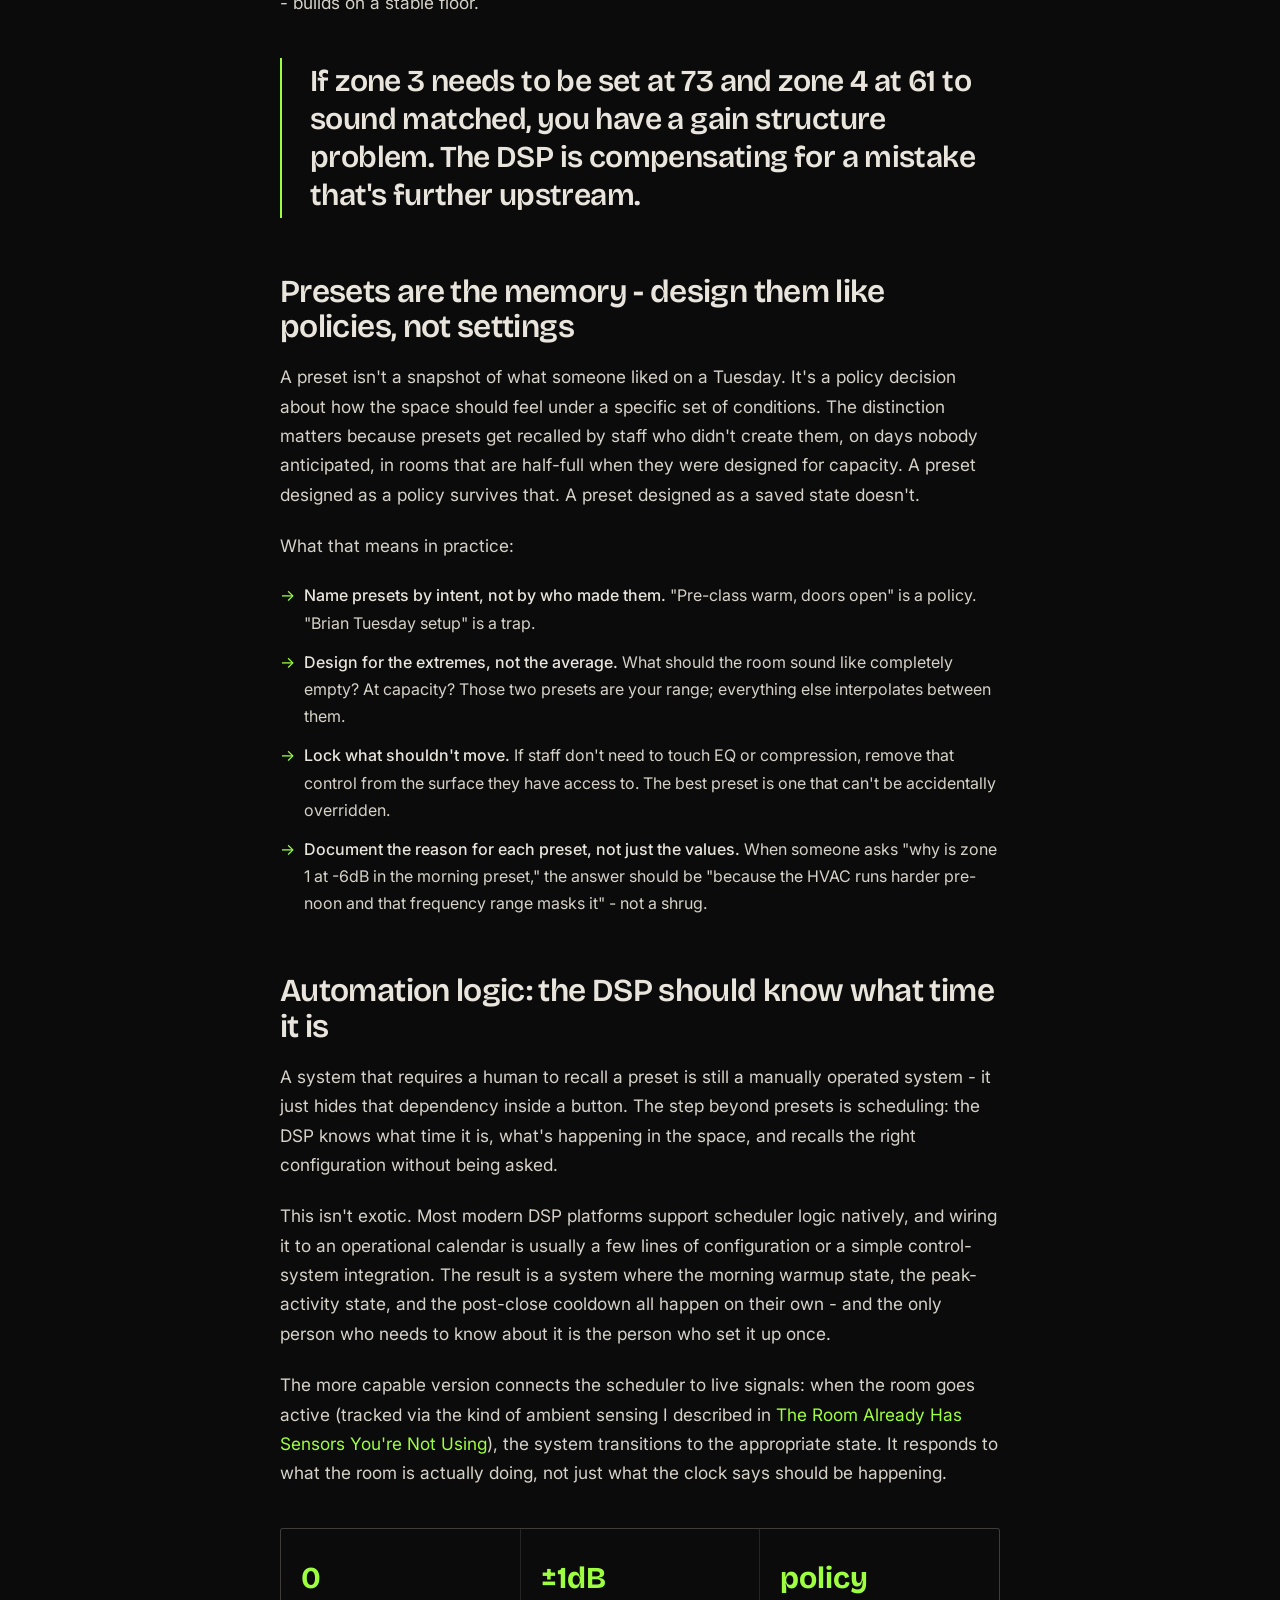
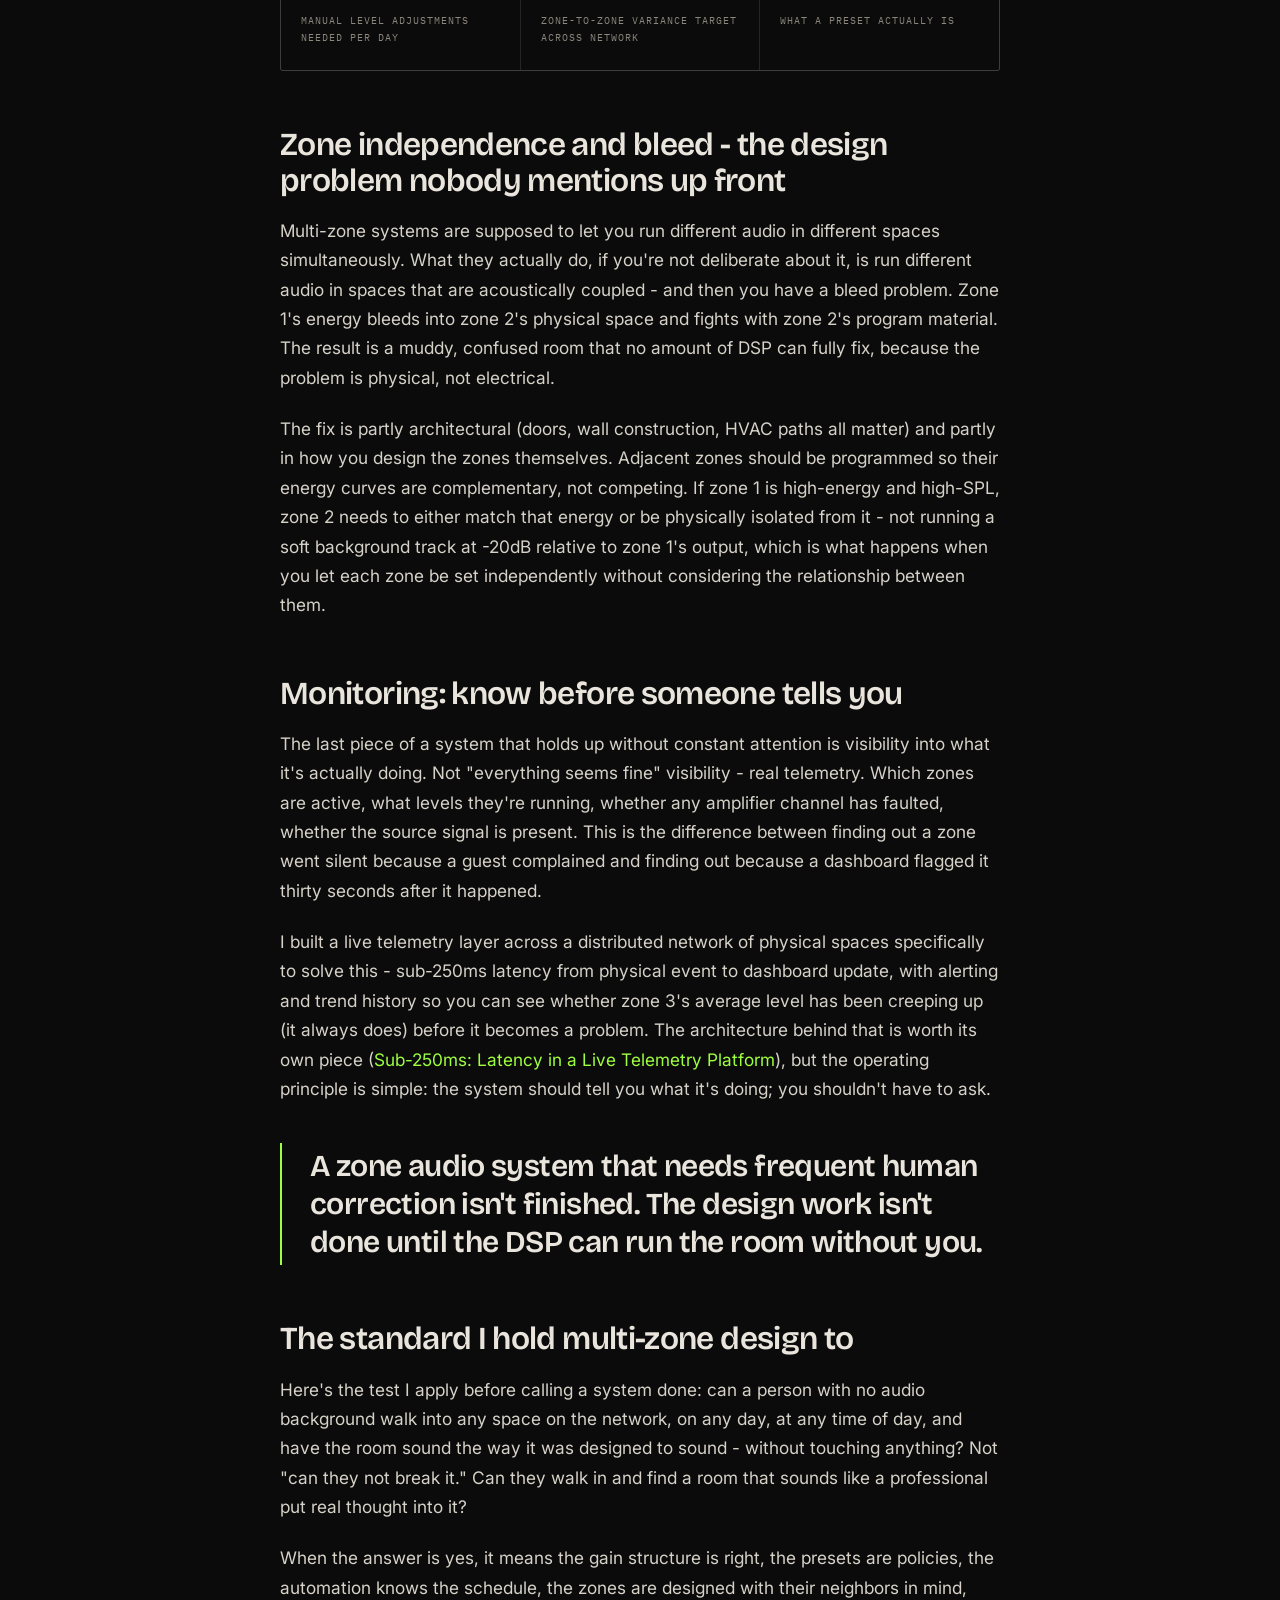
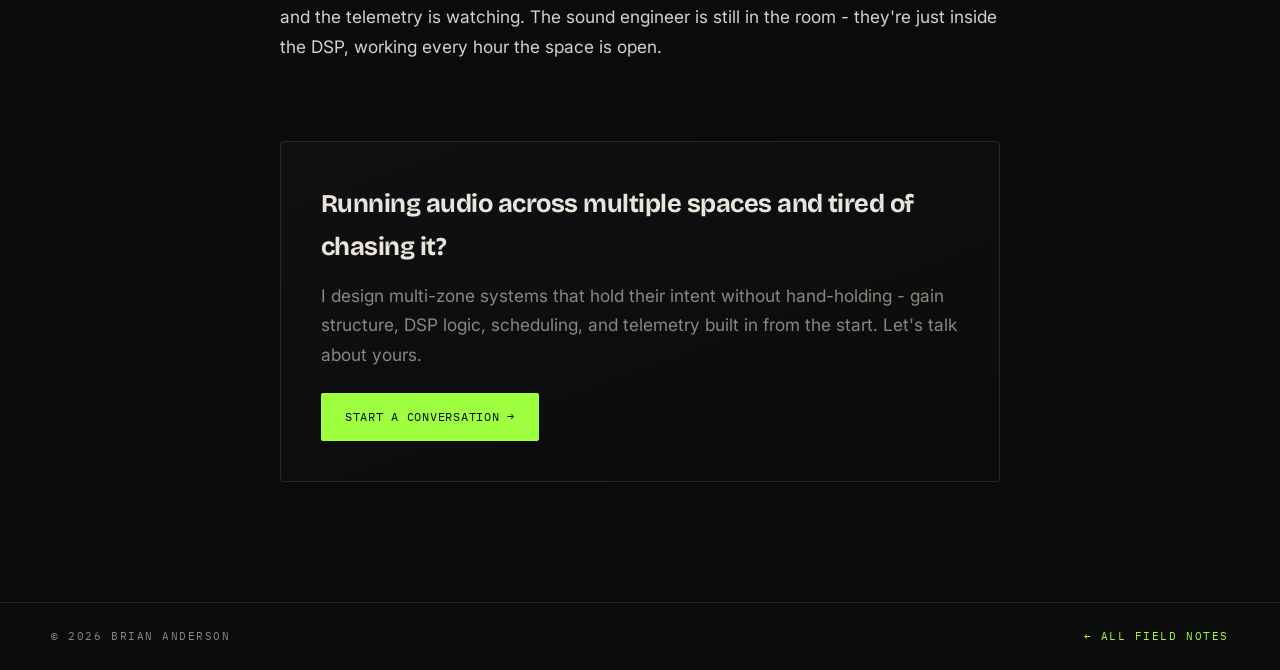
<file: notes/zone-audio-without-a-sound-engineer.html>
<!DOCTYPE html>
<html lang="en">
<head>
<meta charset="UTF-8" />
<meta name="viewport" content="width=device-width, initial-scale=1.0" />
<title>Zone Audio Without a Sound Engineer in the Room - Brian Anderson</title>
<meta name="description" content="Most multi-zone audio systems are designed to be configured manually. The better design makes the DSP the persistent sound engineer - gain structure, automation logic, and preset design that holds intent across crowds, times of day, and staff who aren't audio people." />
<link rel="canonical" href="https://experientialportfolio.vercel.app/notes/zone-audio-without-a-sound-engineer.html" />
<meta property="og:type" content="article" />
<meta property="og:title" content="Zone Audio Without a Sound Engineer in the Room" />
<meta property="og:description" content="How to design a multi-zone audio system that holds its intent across different crowds, times of day, and staff - without someone behind a console." />
<meta property="og:image" content="https://experientialportfolio.vercel.app/share.png" />
<meta property="article:published_time" content="2026-06-22" />
<meta property="article:author" content="Brian Anderson" />
<meta name="twitter:card" content="summary_large_image" />
<meta name="twitter:title" content="Zone Audio Without a Sound Engineer in the Room" />
<meta name="twitter:description" content="Make the DSP the persistent sound engineer. The design decisions that let a room hold its audio intent without manual intervention." />
<link rel="icon" href="data:image/svg+xml,%3Csvg xmlns='http://www.w3.org/2000/svg' viewBox='0 0 32 32'%3E%3Crect width='32' height='32' rx='8' fill='%239dff3f'/%3E%3Ctext x='16' y='22' text-anchor='middle' font-family='Arial' font-size='15' font-weight='700' fill='%230b0b0c'%3EBA%3C/text%3E%3C/svg%3E" />
<link rel="preconnect" href="https://fonts.googleapis.com" />
<link rel="preconnect" href="https://fonts.gstatic.com" crossorigin />
<link href="https://fonts.googleapis.com/css2?family=Bricolage+Grotesque:opsz,wght@12..96,600;12..96,700&family=IBM+Plex+Mono:wght@400;500&family=Inter:wght@400;500&display=swap" rel="stylesheet" />
<link rel="stylesheet" href="/assets/persistent-audio.css" />
<script type="module" src="/assets/persistent-navigation.mjs"></script>
<script type="application/ld+json">
{
  "@context": "https://schema.org",
  "@type": "BlogPosting",
  "headline": "Zone Audio Without a Sound Engineer in the Room",
  "description": "How to design a multi-zone DSP system that holds its audio intent across different crowds, times of day, and non-technical staff - without manual intervention.",
  "author": { "@type": "Person", "name": "Brian Anderson", "jobTitle": "AV Systems Engineer" },
  "datePublished": "2026-06-22",
  "articleSection": "Audio",
  "keywords": "multi-zone audio design, DSP automation, Q-SYS, zone audio, gain structure, AV systems, audio engineering, managed audio"
}
</script>
<style>
:root{
  --ink:#0b0b0c;--fg:#e9e5dc;--bone:#c9c4b6;--mut:#8c877c;--faint:#5c584f;
  --signal:#9dff3f;--signal-dim:#4f8f20;--signal-bright:#bcff73;--line:rgba(233,229,220,.12);
}
*{box-sizing:border-box;margin:0;padding:0}
html{scroll-behavior:smooth}
body{background:var(--ink);color:var(--fg);font-family:'Inter',system-ui,sans-serif;line-height:1.7;-webkit-font-smoothing:antialiased}
.mono{font-family:'IBM Plex Mono',monospace;text-transform:uppercase;letter-spacing:.14em;font-size:11px;color:var(--mut)}
a{color:var(--signal);text-decoration:none}
a:hover{text-decoration:underline}
::selection{background:var(--signal);color:#0b0b0c}
.bar{position:sticky;top:0;z-index:10;display:flex;justify-content:space-between;align-items:center;padding:14px max(20px,4vw);border-bottom:1px solid var(--line);background:rgba(11,11,12,.7);backdrop-filter:blur(10px)}
.bar a.brand{color:var(--fg);font-family:'IBM Plex Mono';font-size:12px;letter-spacing:.1em;text-transform:uppercase}
.bar a.back{color:var(--mut)}
.wrap{width:min(720px,92vw);margin:0 auto;padding:72px 0 120px}
article header{margin-bottom:56px;border-bottom:1px solid var(--line);padding-bottom:40px}
.kick{display:flex;gap:16px;align-items:center;margin-bottom:28px;flex-wrap:wrap}
.kick .cat{color:var(--signal)}
h1{font-family:'Bricolage Grotesque',sans-serif;font-weight:700;font-size:clamp(2.1rem,5.5vw,3.6rem);line-height:1.04;letter-spacing:-.025em;margin-bottom:24px}
.dek{font-size:clamp(1.1rem,2.4vw,1.4rem);color:var(--bone);line-height:1.5;max-width:54ch}
article h2{font-family:'Bricolage Grotesque',sans-serif;font-weight:600;font-size:clamp(1.4rem,3vw,2rem);letter-spacing:-.02em;margin:56px 0 18px;line-height:1.1}
article p{margin-bottom:22px;color:#d6d2c8;font-size:1.08rem}
article p.lead{font-size:1.2rem;color:var(--fg)}
article strong{color:var(--fg);font-weight:500}
article ul{margin:0 0 22px 0;padding-left:0;list-style:none}
article li{position:relative;padding-left:24px;margin-bottom:12px;color:#d6d2c8}
article li::before{content:'→';position:absolute;left:0;color:var(--signal)}
blockquote{margin:40px 0;padding:4px 0 4px 28px;border-left:2px solid var(--signal);font-family:'Bricolage Grotesque';font-weight:600;font-size:clamp(1.3rem,3vw,1.9rem);line-height:1.25;letter-spacing:-.02em;color:var(--fg)}
.stat-band{display:grid;grid-template-columns:repeat(3,1fr);gap:1px;background:var(--line);border:1px solid var(--line);margin:40px 0;border-radius:3px;overflow:hidden}
.stat-band .s{background:var(--ink);padding:24px 20px}
.stat-band .s .v{font-family:'Bricolage Grotesque';font-weight:700;font-size:1.9rem;color:var(--signal)}
.stat-band .s .k{font-family:'IBM Plex Mono';font-size:10px;letter-spacing:.1em;text-transform:uppercase;color:var(--mut);margin-top:8px}
@media(max-width:620px){.stat-band{grid-template-columns:1fr}}
.cta{margin-top:80px;border:1px solid var(--line);border-radius:4px;padding:40px;background:linear-gradient(160deg,#101012,#0b0b0c)}
.cta h3{font-family:'Bricolage Grotesque';font-weight:700;font-size:1.6rem;margin-bottom:12px;letter-spacing:-.02em}
.cta p{color:var(--mut);margin-bottom:24px}
.cta a.btn{display:inline-flex;align-items:center;gap:8px;background:var(--signal);color:#0b0b0c;padding:14px 24px;border-radius:2px;font-family:'IBM Plex Mono';font-size:12px;letter-spacing:.06em;text-transform:uppercase}
.cta a.btn:hover{background:var(--signal-bright);text-decoration:none}
footer{border-top:1px solid var(--line);padding:24px max(20px,4vw);display:flex;justify-content:space-between;gap:12px;flex-wrap:wrap}
</style>
<script>(function(){var A={volt:['#9dff3f','#4f8f20','#bcff73'],cyan:['#38f2ff','#177f88','#89f8ff'],magenta:['#ff4fd8','#9c227f','#ff91e8'],blue:['#5d8cff','#274ca8','#9ab7ff']};try{var n=localStorage.getItem('signal-accent');if(n&&A[n]){var r=document.documentElement.style;r.setProperty('--signal',A[n][0]);r.setProperty('--signal-dim',A[n][1]);r.setProperty('--signal-bright',A[n][2]);}}catch(e){}})();</script>
</head>
<body>
<nav class="bar">
  <a class="brand" href="../index.html">◍ BRIAN ANDERSON</a>
  <a class="back mono" href="../index.html#notes">← FIELD NOTES</a>
</nav>

<div class="wrap">
<article>
  <header>
    <div class="kick mono"><span>2026.06</span><span class="cat">AUDIO</span><span>· 7 MIN READ</span></div>
    <h1>Zone Audio Without a Sound Engineer in the Room</h1>
    <p class="dek">Most multi-zone systems are designed to be adjusted. The better design makes the DSP the persistent sound engineer - so the room sounds right whether it's 6am or 8pm, empty or packed, staffed by an expert or a first-week hire.</p>
  </header>

  <p class="lead">The most common failure mode in multi-zone audio isn't bad speakers or underpowered amps. It's a system that was designed to be corrected. Someone has to walk around and adjust levels. Someone has to remember which preset matches which time of day. Someone has to notice when zone 3 is bleeding into zone 4. The moment that person isn't there - or isn't paying attention - the system degrades. The room sounds like nobody's home.</p>

  <p>I've designed and maintained audio systems across many physical spaces operating in parallel, and the lesson that compounds fastest is this: <strong>manual intervention is a design failure, not a workaround.</strong> If your system needs a human to stay on top of it, it will fall apart the moment that human is busy. The goal of good zone audio design is to make the DSP the persistent sound engineer - one that doesn't clock out, doesn't get distracted, and doesn't forget the presets.</p>

  <h2>Gain structure is the foundation - and most systems get it wrong</h2>

  <p>Before automation, before presets, before any of the interesting stuff: gain structure. This is the unglamorous root of every multi-zone system that either holds up under pressure or falls apart when a room fills. The principle is simple and most systems violate it anyway.</p>

  <p>Every device in the chain - source, DSP input, amplifier, speaker - has a nominal operating level and a headroom ceiling. When those are aligned, the system is quiet at rest, loud when pushed, and clear throughout. When they're misaligned, you get one or more of: hiss at low levels (gain too high early), clipping at high levels (headroom consumed early in the chain), or zones that can't keep up with adjacent ones (inconsistent reference levels across DSP outputs).</p>

  <p>The fix is also simple: align signal levels at every stage, set each device's input sensitivity correctly, and establish a shared reference level across all zones so that "100% volume on zone 2" and "100% volume on zone 4" actually mean the same thing acoustically. This is not exciting work. It's also not recoverable from later. Get gain structure right at the design stage and everything else - automation, presets, monitoring - builds on a stable floor.</p>

  <blockquote>If zone 3 needs to be set at 73 and zone 4 at 61 to sound matched, you have a gain structure problem. The DSP is compensating for a mistake that's further upstream.</blockquote>

  <h2>Presets are the memory - design them like policies, not settings</h2>

  <p>A preset isn't a snapshot of what someone liked on a Tuesday. It's a policy decision about how the space should feel under a specific set of conditions. The distinction matters because presets get recalled by staff who didn't create them, on days nobody anticipated, in rooms that are half-full when they were designed for capacity. A preset designed as a policy survives that. A preset designed as a saved state doesn't.</p>

  <p>What that means in practice:</p>

  <ul>
    <li><strong>Name presets by intent, not by who made them.</strong> "Pre-class warm, doors open" is a policy. "Brian Tuesday setup" is a trap.</li>
    <li><strong>Design for the extremes, not the average.</strong> What should the room sound like completely empty? At capacity? Those two presets are your range; everything else interpolates between them.</li>
    <li><strong>Lock what shouldn't move.</strong> If staff don't need to touch EQ or compression, remove that control from the surface they have access to. The best preset is one that can't be accidentally overridden.</li>
    <li><strong>Document the reason for each preset, not just the values.</strong> When someone asks "why is zone 1 at -6dB in the morning preset," the answer should be "because the HVAC runs harder pre-noon and that frequency range masks it" - not a shrug.</li>
  </ul>

  <h2>Automation logic: the DSP should know what time it is</h2>

  <p>A system that requires a human to recall a preset is still a manually operated system - it just hides that dependency inside a button. The step beyond presets is scheduling: the DSP knows what time it is, what's happening in the space, and recalls the right configuration without being asked.</p>

  <p>This isn't exotic. Most modern DSP platforms support scheduler logic natively, and wiring it to an operational calendar is usually a few lines of configuration or a simple control-system integration. The result is a system where the morning warmup state, the peak-activity state, and the post-close cooldown all happen on their own - and the only person who needs to know about it is the person who set it up once.</p>

  <p>The more capable version connects the scheduler to live signals: when the room goes active (tracked via the kind of ambient sensing I described in <a href="the-room-already-has-sensors.html">The Room Already Has Sensors You're Not Using</a>), the system transitions to the appropriate state. It responds to what the room is actually doing, not just what the clock says should be happening.</p>

  <div class="stat-band">
    <div class="s"><div class="v">0</div><div class="k">manual level adjustments needed per day</div></div>
    <div class="s"><div class="v">±1dB</div><div class="k">zone-to-zone variance target across network</div></div>
    <div class="s"><div class="v">policy</div><div class="k">what a preset actually is</div></div>
  </div>

  <h2>Zone independence and bleed - the design problem nobody mentions up front</h2>

  <p>Multi-zone systems are supposed to let you run different audio in different spaces simultaneously. What they actually do, if you're not deliberate about it, is run different audio in spaces that are acoustically coupled - and then you have a bleed problem. Zone 1's energy bleeds into zone 2's physical space and fights with zone 2's program material. The result is a muddy, confused room that no amount of DSP can fully fix, because the problem is physical, not electrical.</p>

  <p>The fix is partly architectural (doors, wall construction, HVAC paths all matter) and partly in how you design the zones themselves. Adjacent zones should be programmed so their energy curves are complementary, not competing. If zone 1 is high-energy and high-SPL, zone 2 needs to either match that energy or be physically isolated from it - not running a soft background track at -20dB relative to zone 1's output, which is what happens when you let each zone be set independently without considering the relationship between them.</p>

  <h2>Monitoring: know before someone tells you</h2>

  <p>The last piece of a system that holds up without constant attention is visibility into what it's actually doing. Not "everything seems fine" visibility - real telemetry. Which zones are active, what levels they're running, whether any amplifier channel has faulted, whether the source signal is present. This is the difference between finding out a zone went silent because a guest complained and finding out because a dashboard flagged it thirty seconds after it happened.</p>

  <p>I built a live telemetry layer across a distributed network of physical spaces specifically to solve this - sub-250ms latency from physical event to dashboard update, with alerting and trend history so you can see whether zone 3's average level has been creeping up (it always does) before it becomes a problem. The architecture behind that is worth its own piece (<a href="sub-250ms-latency-in-a-live-telemetry-platform.html">Sub-250ms: Latency in a Live Telemetry Platform</a>), but the operating principle is simple: the system should tell you what it's doing; you shouldn't have to ask.</p>

  <blockquote>A zone audio system that needs frequent human correction isn't finished. The design work isn't done until the DSP can run the room without you.</blockquote>

  <h2>The standard I hold multi-zone design to</h2>

  <p>Here's the test I apply before calling a system done: can a person with no audio background walk into any space on the network, on any day, at any time of day, and have the room sound the way it was designed to sound - without touching anything? Not "can they not break it." Can they walk in and find a room that sounds like a professional put real thought into it?</p>

  <p>When the answer is yes, it means the gain structure is right, the presets are policies, the automation knows the schedule, the zones are designed with their neighbors in mind, and the telemetry is watching. The sound engineer is still in the room - they're just inside the DSP, working every hour the space is open.</p>

  <div class="cta">
    <h3>Running audio across multiple spaces and tired of chasing it?</h3>
    <p>I design multi-zone systems that hold their intent without hand-holding - gain structure, DSP logic, scheduling, and telemetry built in from the start. Let's talk about yours.</p>
    <a class="btn" href="../index.html#contact">Start a conversation →</a>
  </div>
</article>
</div>

<footer class="mono">
  <span>© 2026 BRIAN ANDERSON</span>
  <a href="../index.html#notes">← ALL FIELD NOTES</a>
</footer>
</body>
</html>
</file>
<file: assets/persistent-audio.css>
#persistent-audio-host {
  position: fixed;
  z-index: 100;
  right: max(20px, 3vw);
  top: 68px;
}

.persistent-audio__button {
  display: inline-flex;
  align-items: center;
  gap: 8px;
  border: 1px solid rgba(233, 229, 220, .18);
  border-radius: 999px;
  padding: 9px 12px;
  background: rgba(11, 11, 12, .76);
  backdrop-filter: blur(12px);
  color: #8c877c;
  cursor: pointer;
  font: 11px 'IBM Plex Mono', monospace;
  letter-spacing: .1em;
  text-transform: uppercase;
}

.persistent-audio__button:hover,
.persistent-audio__button:focus-visible {
  border-color: var(--signal, #9dff3f);
  color: var(--signal, #9dff3f);
  outline: none;
}

.persistent-audio__button[data-playing="true"] {
  color: var(--signal, #9dff3f);
}

#route-root {
  transition: opacity .18s ease, transform .18s ease;
}

#route-root[data-loading="true"] {
  opacity: 0;
  transform: translateY(8px);
}

@media (max-width: 640px) {
  #persistent-audio-host {
    right: 16px;
    top: 56px;
  }

  .persistent-audio__track {
    display: none;
  }
}

@media (prefers-reduced-motion: reduce) {
  #route-root { transition: none; }
}
</file>
